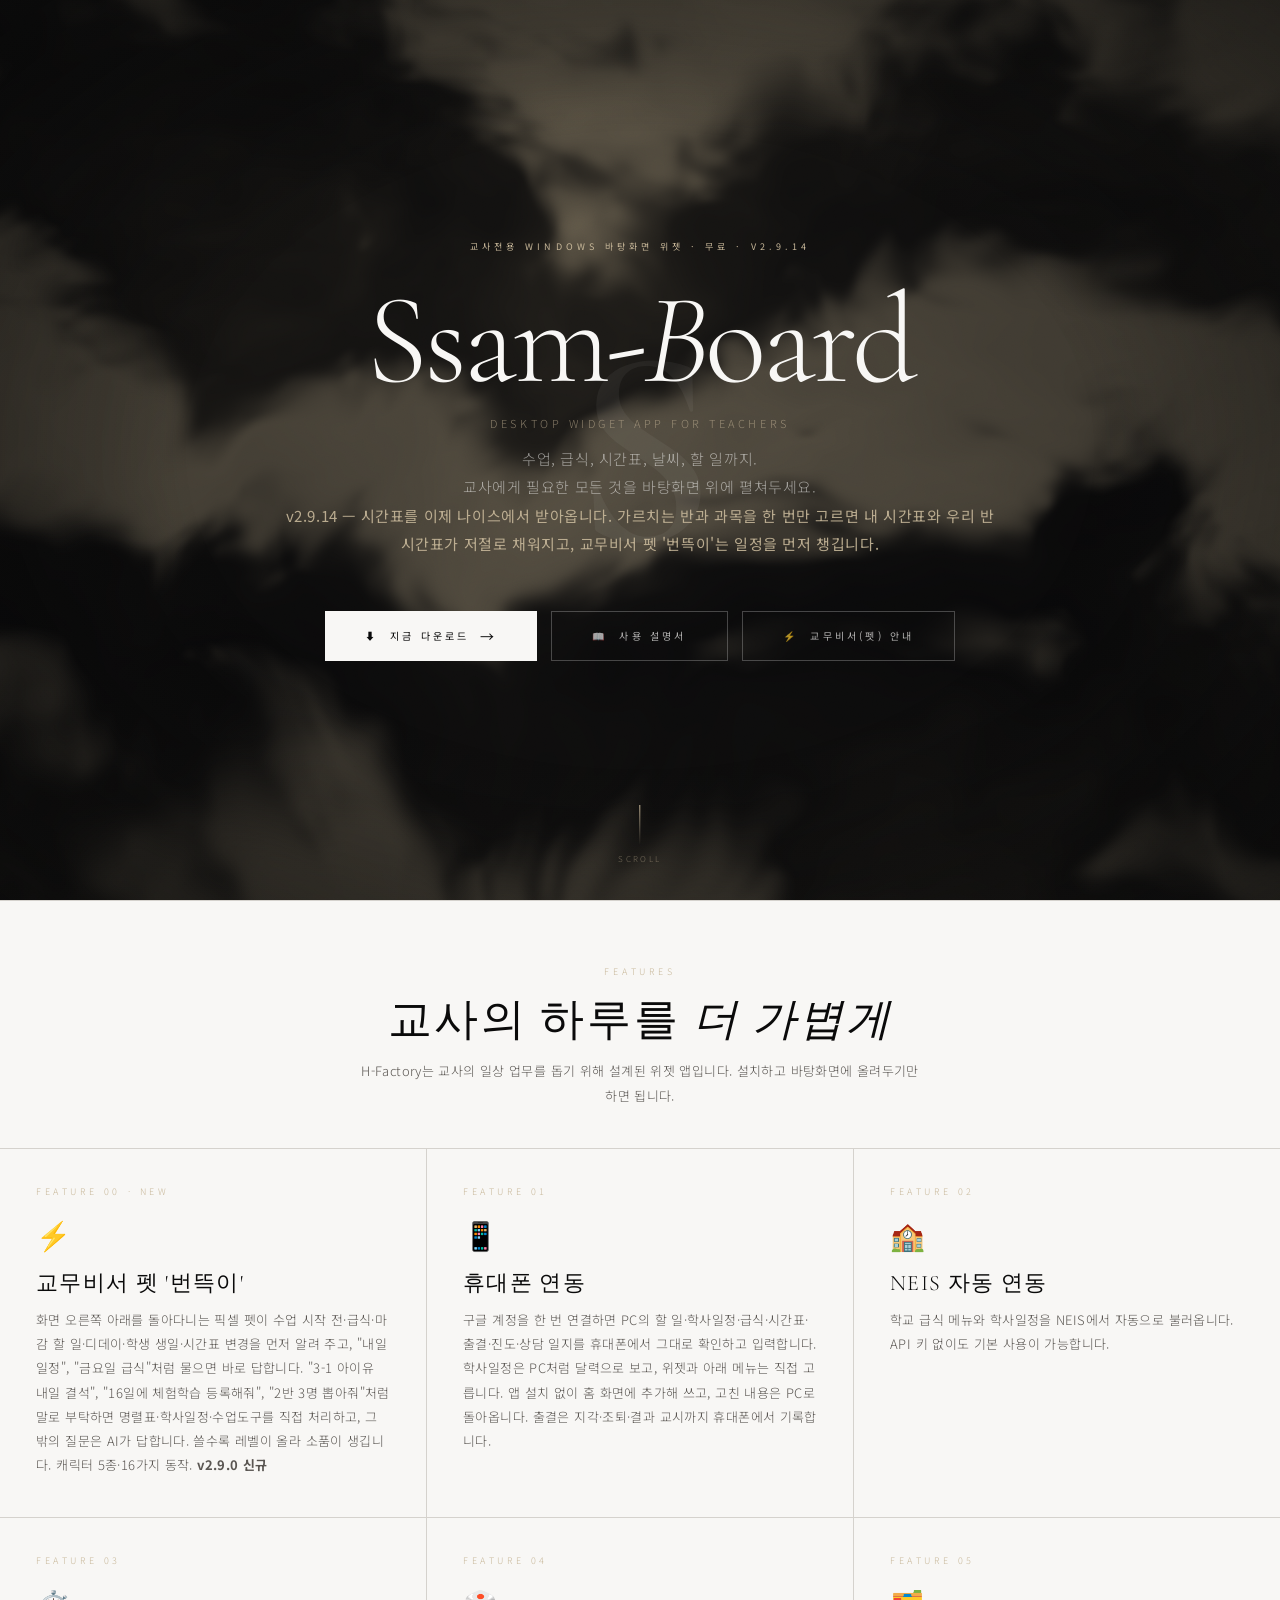
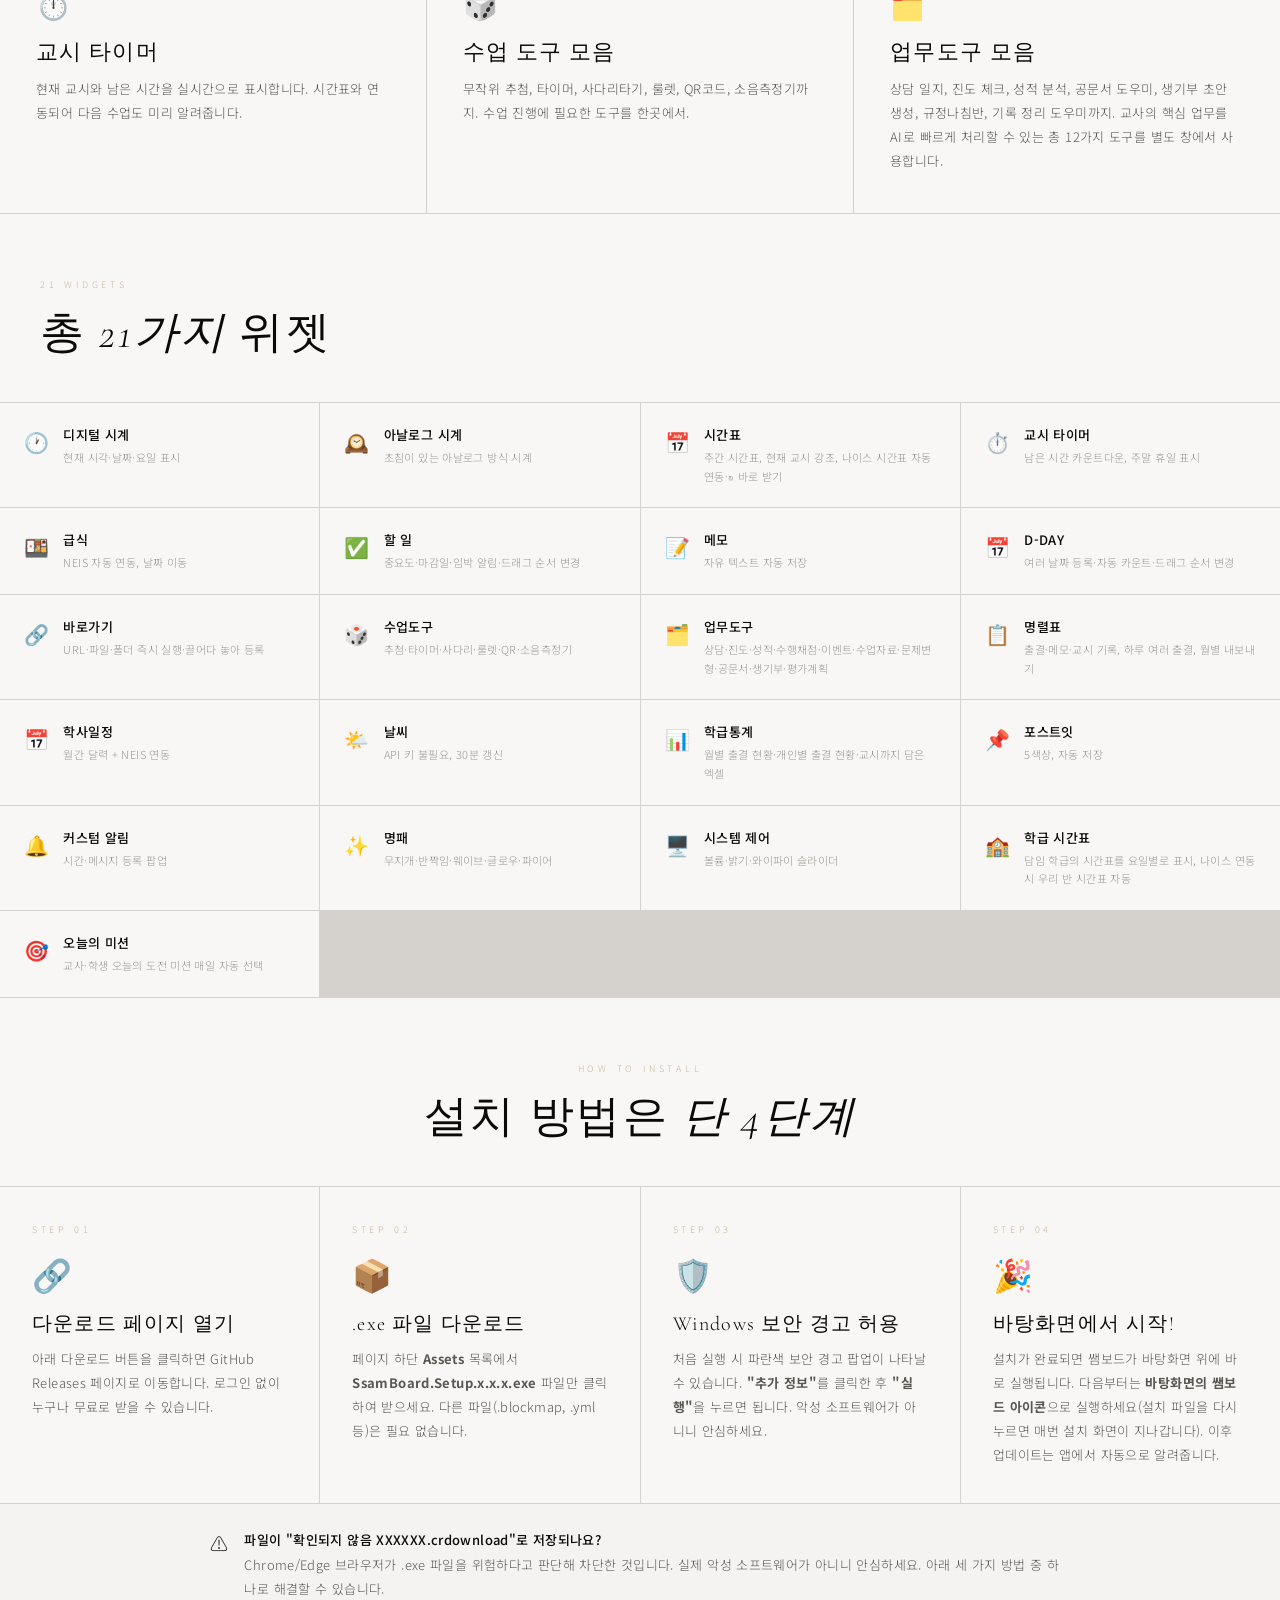
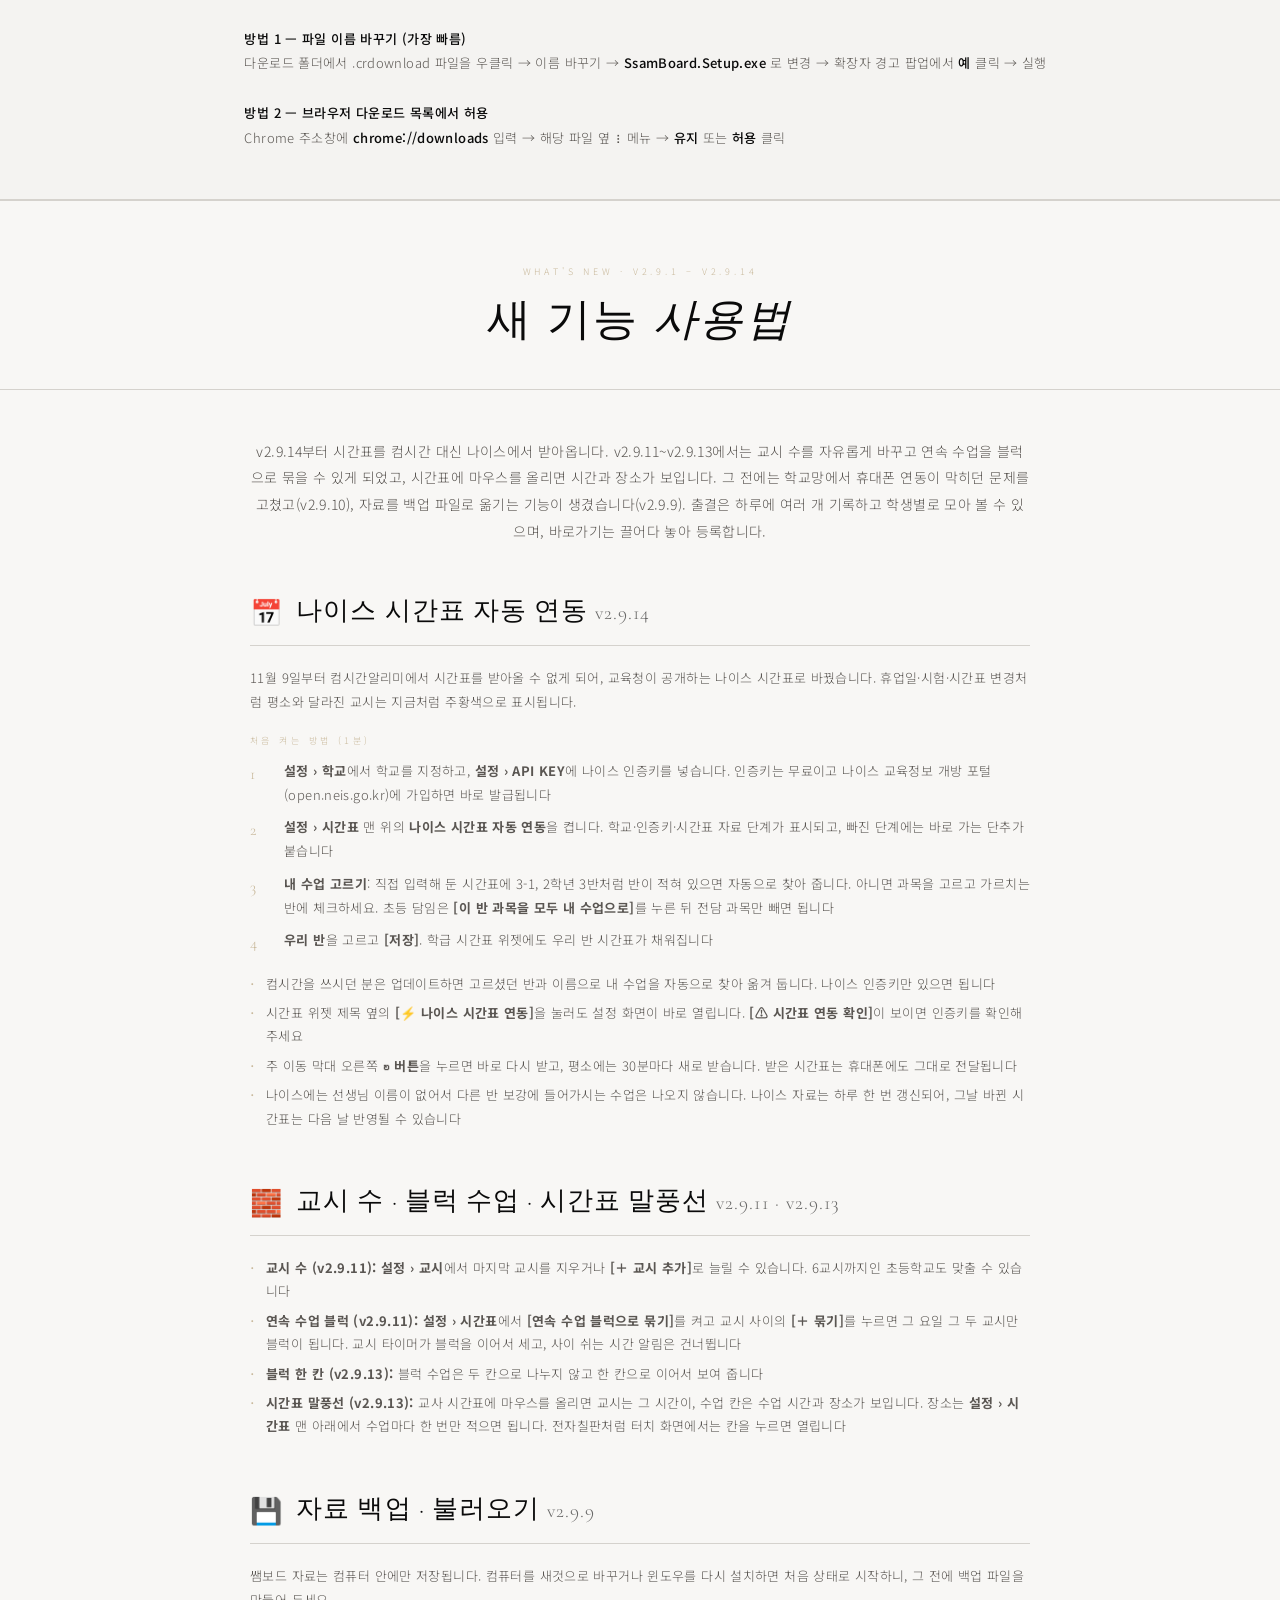
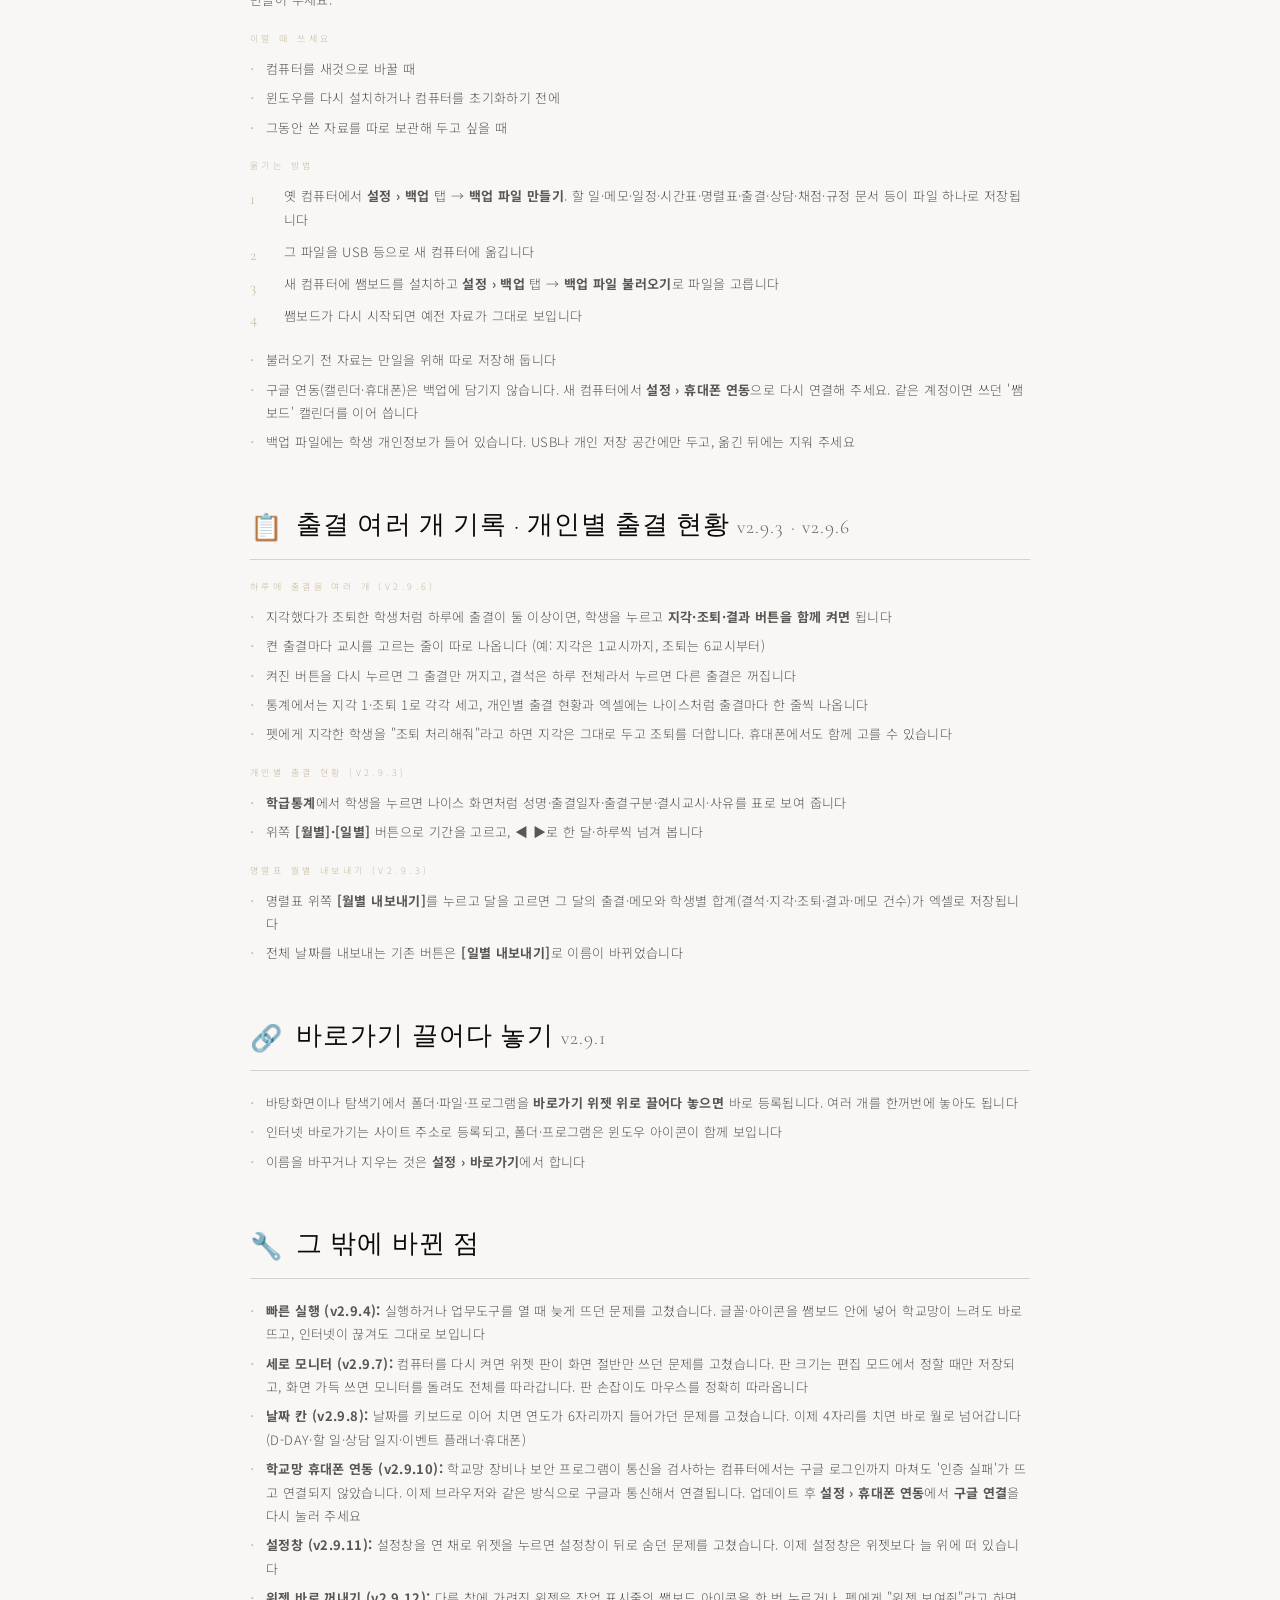
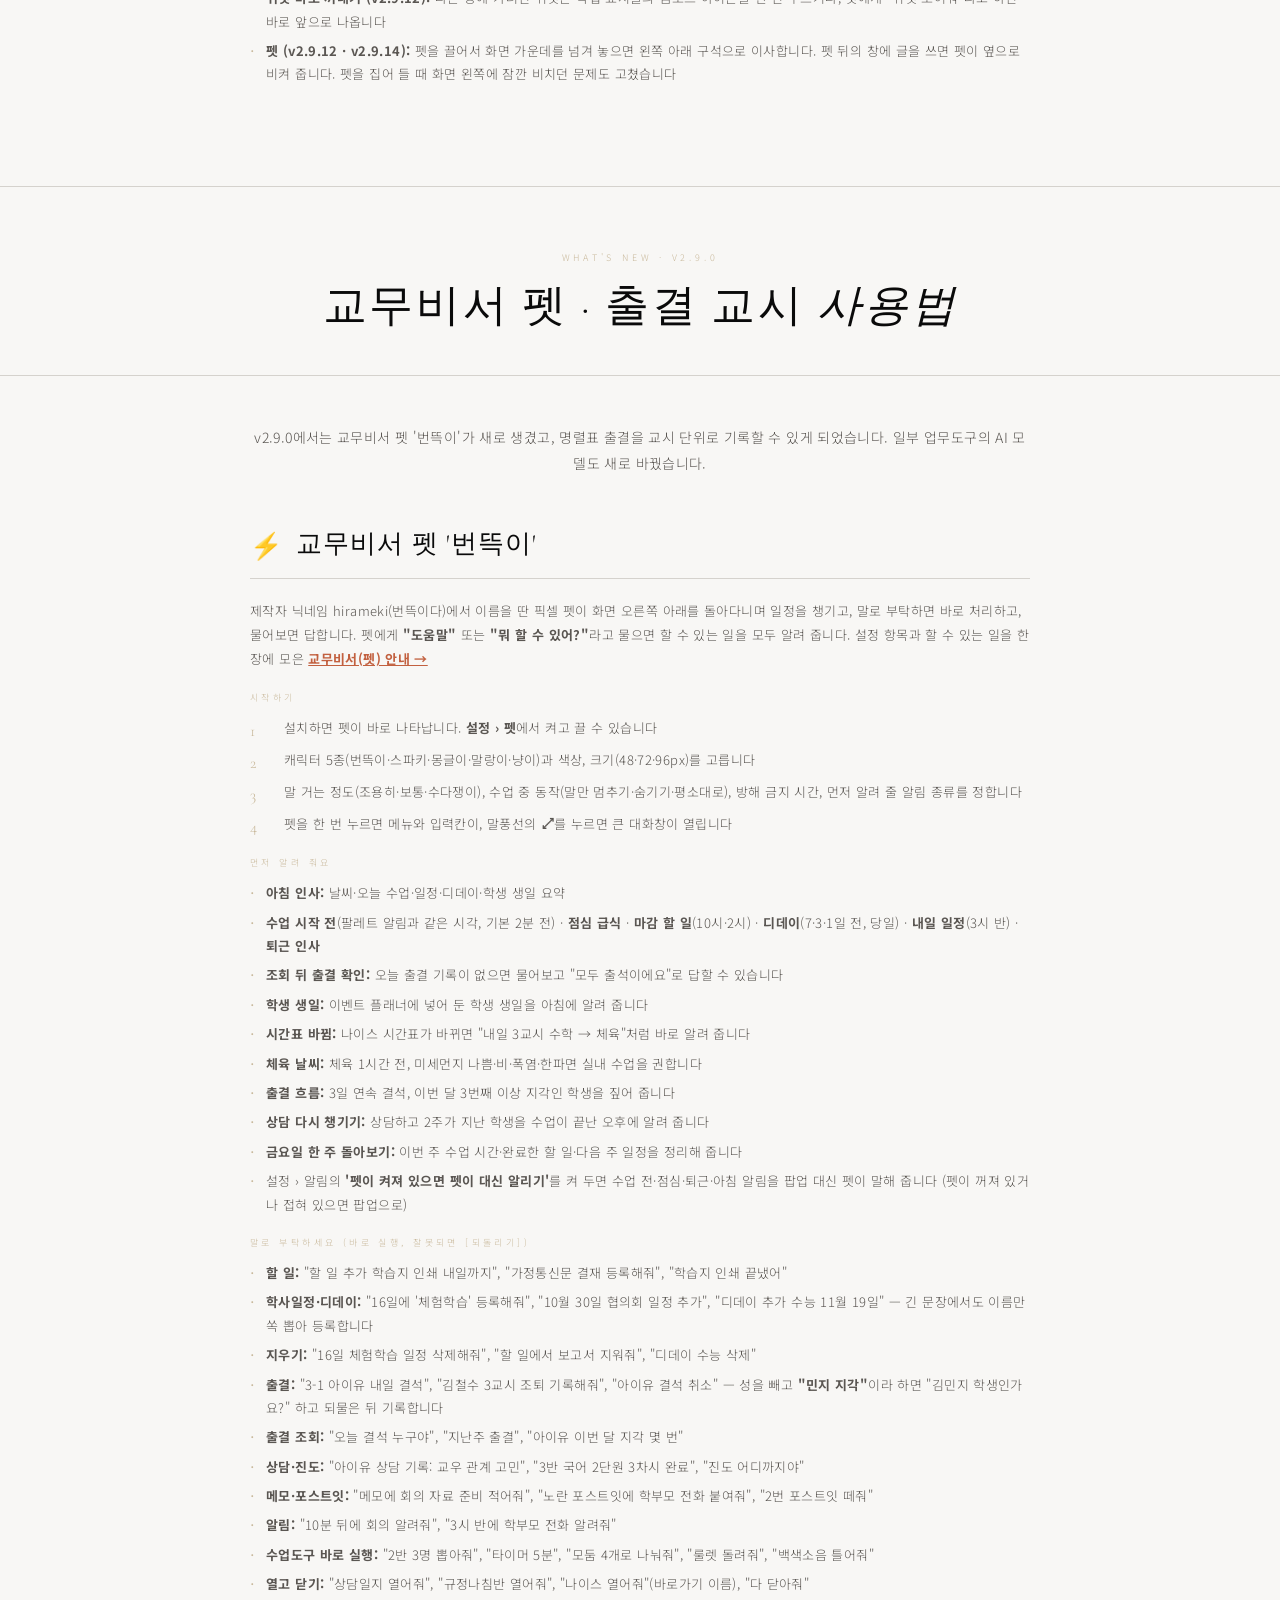
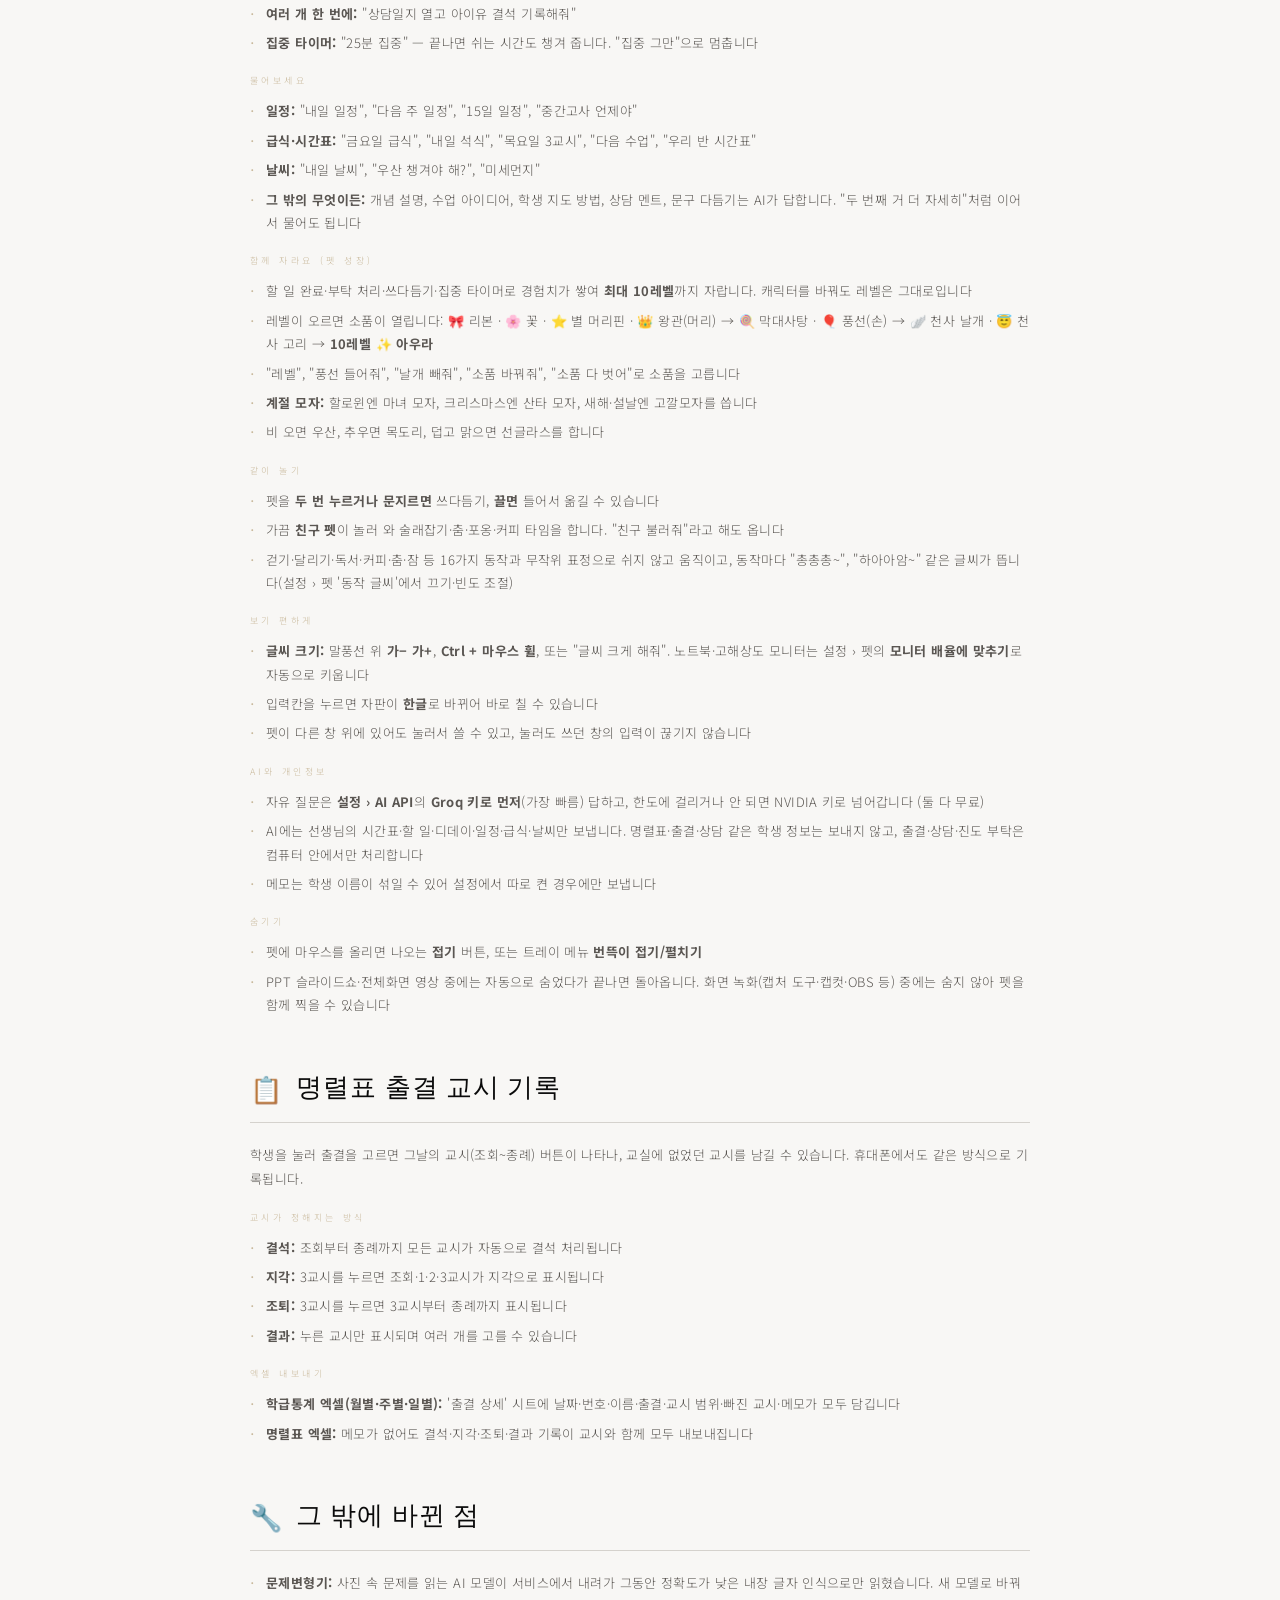
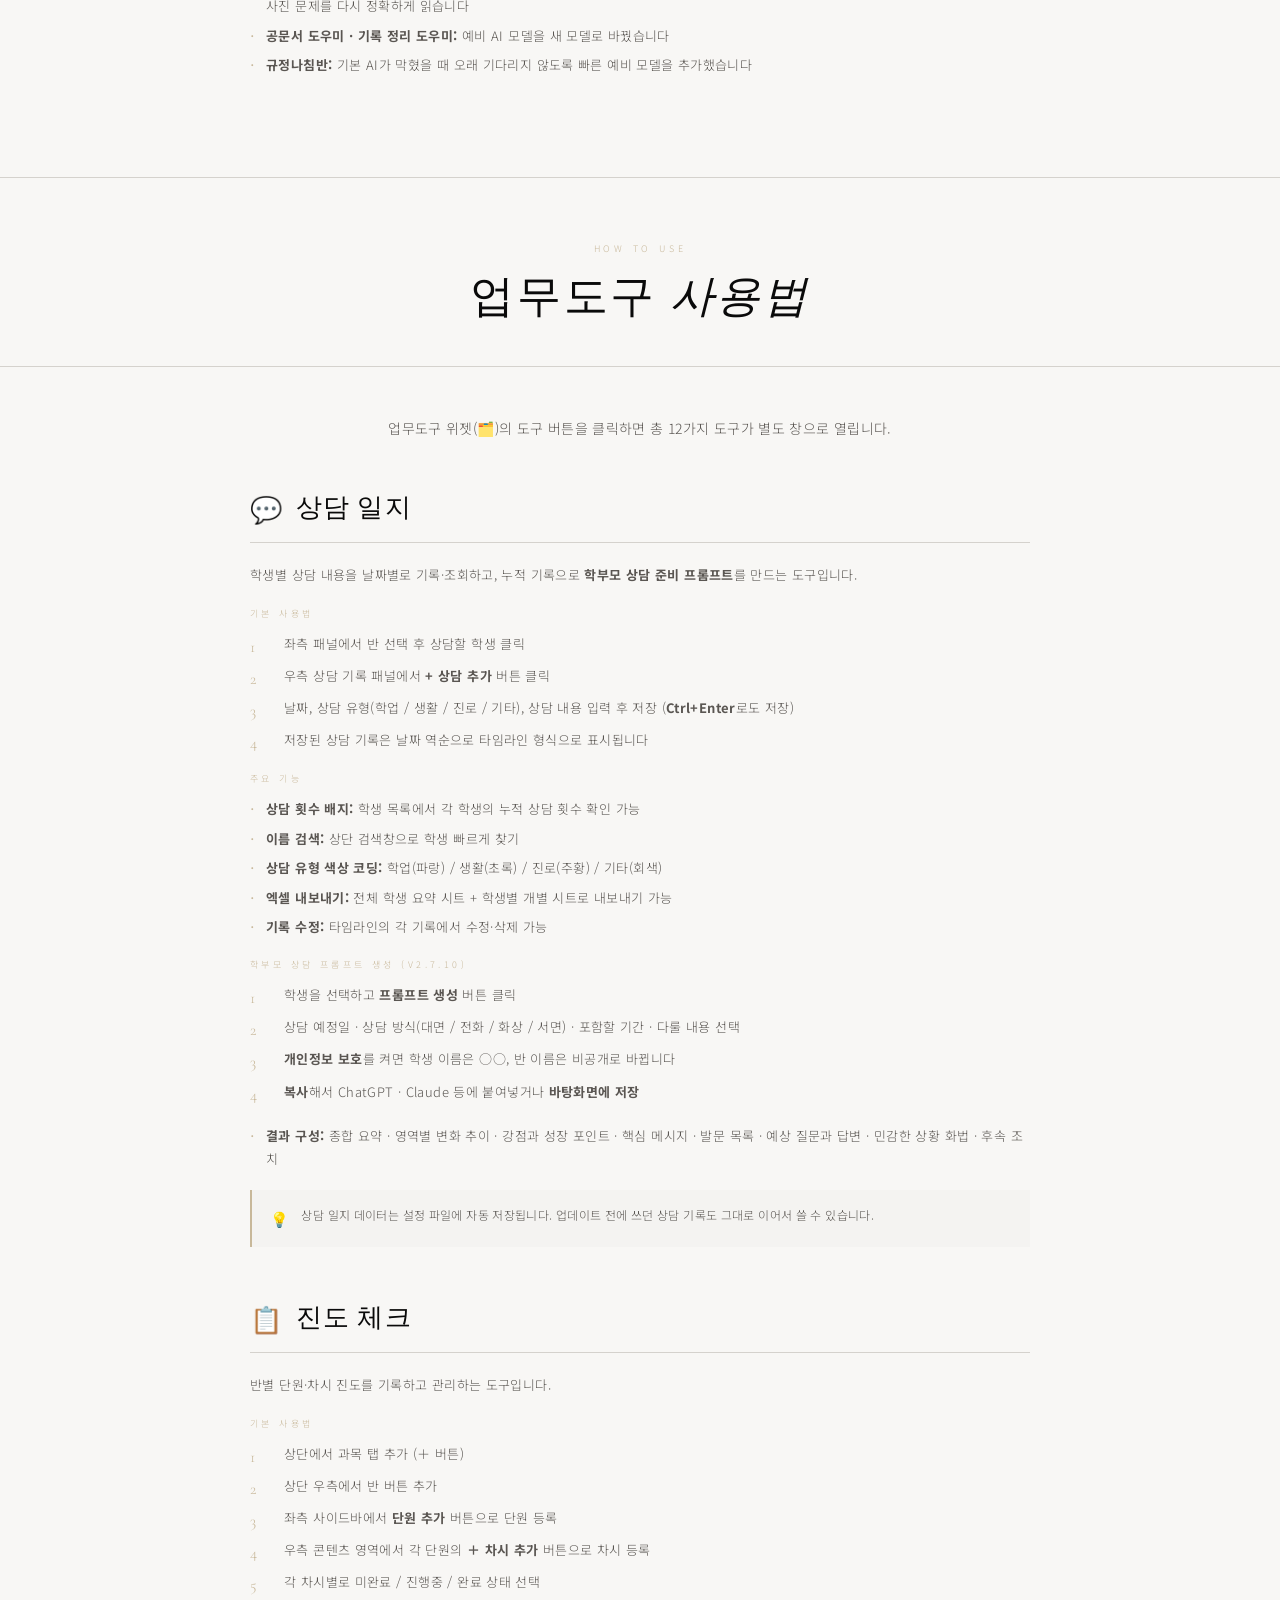
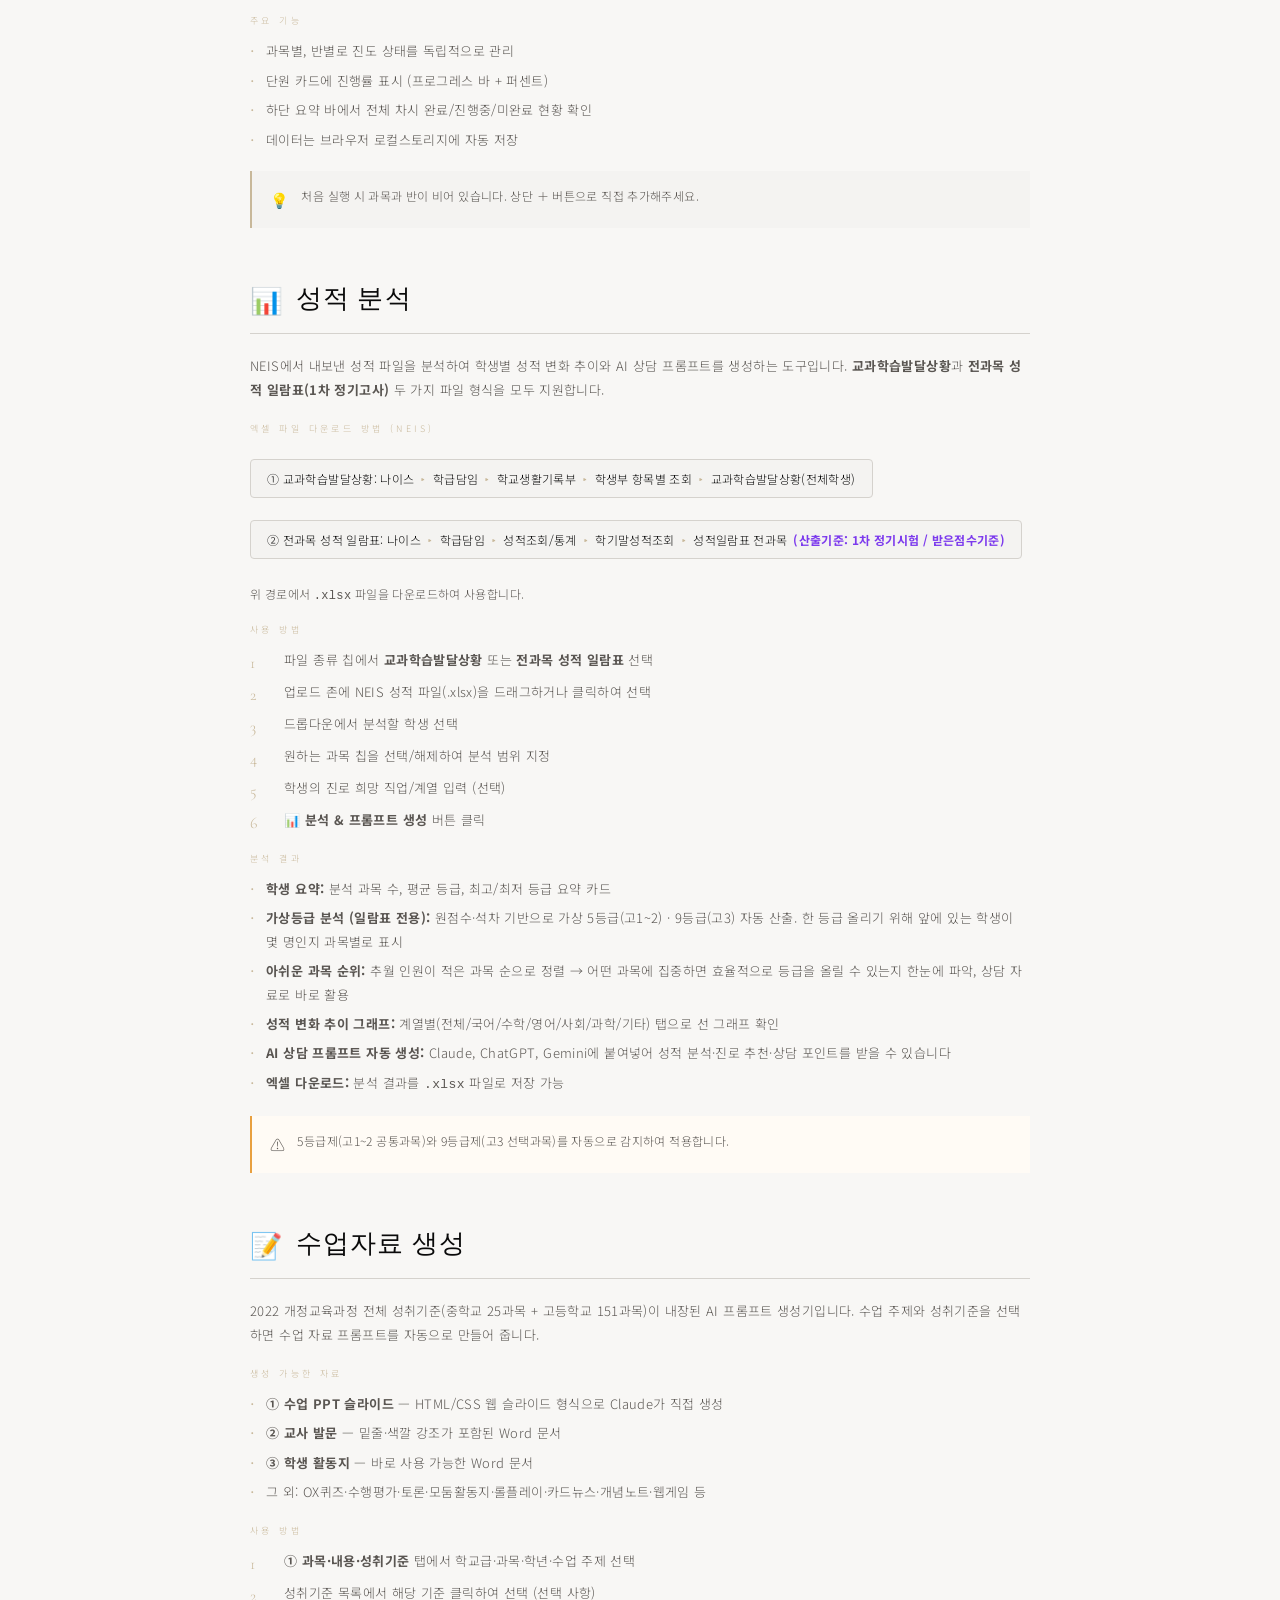
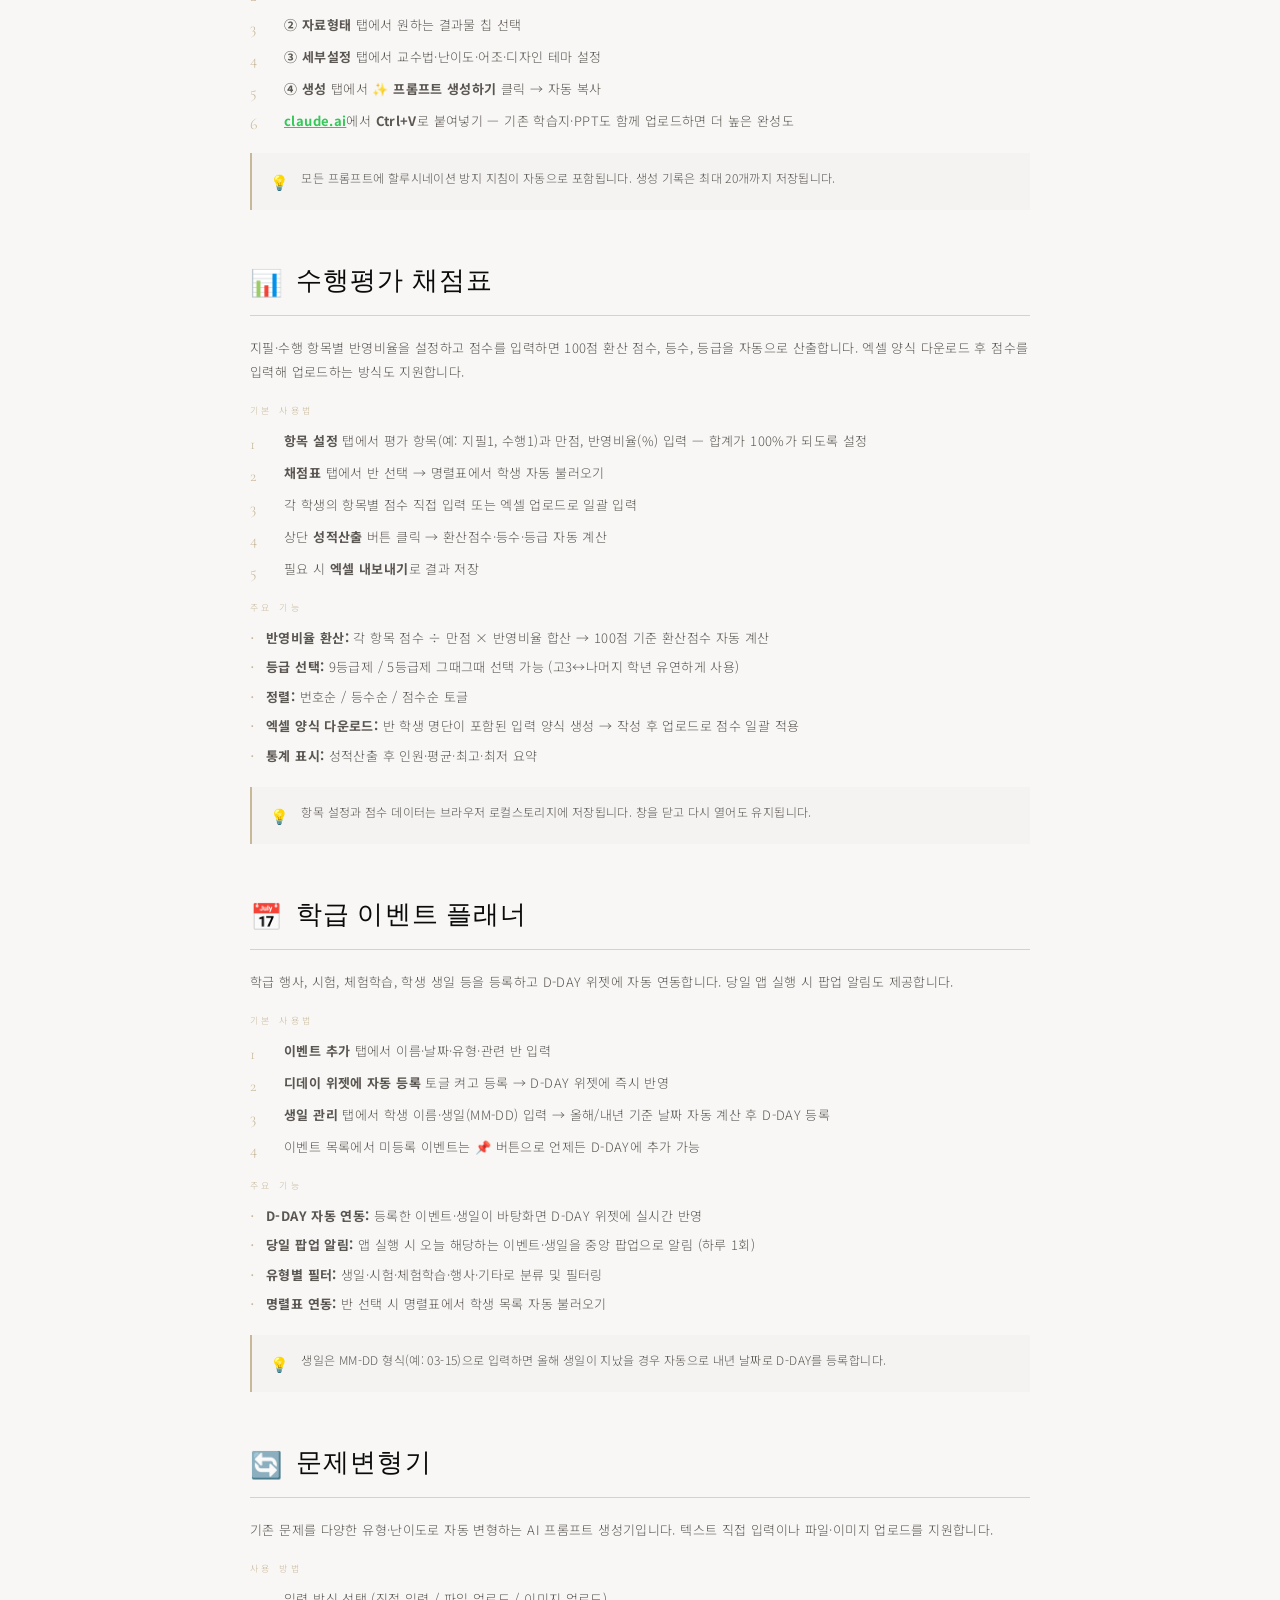
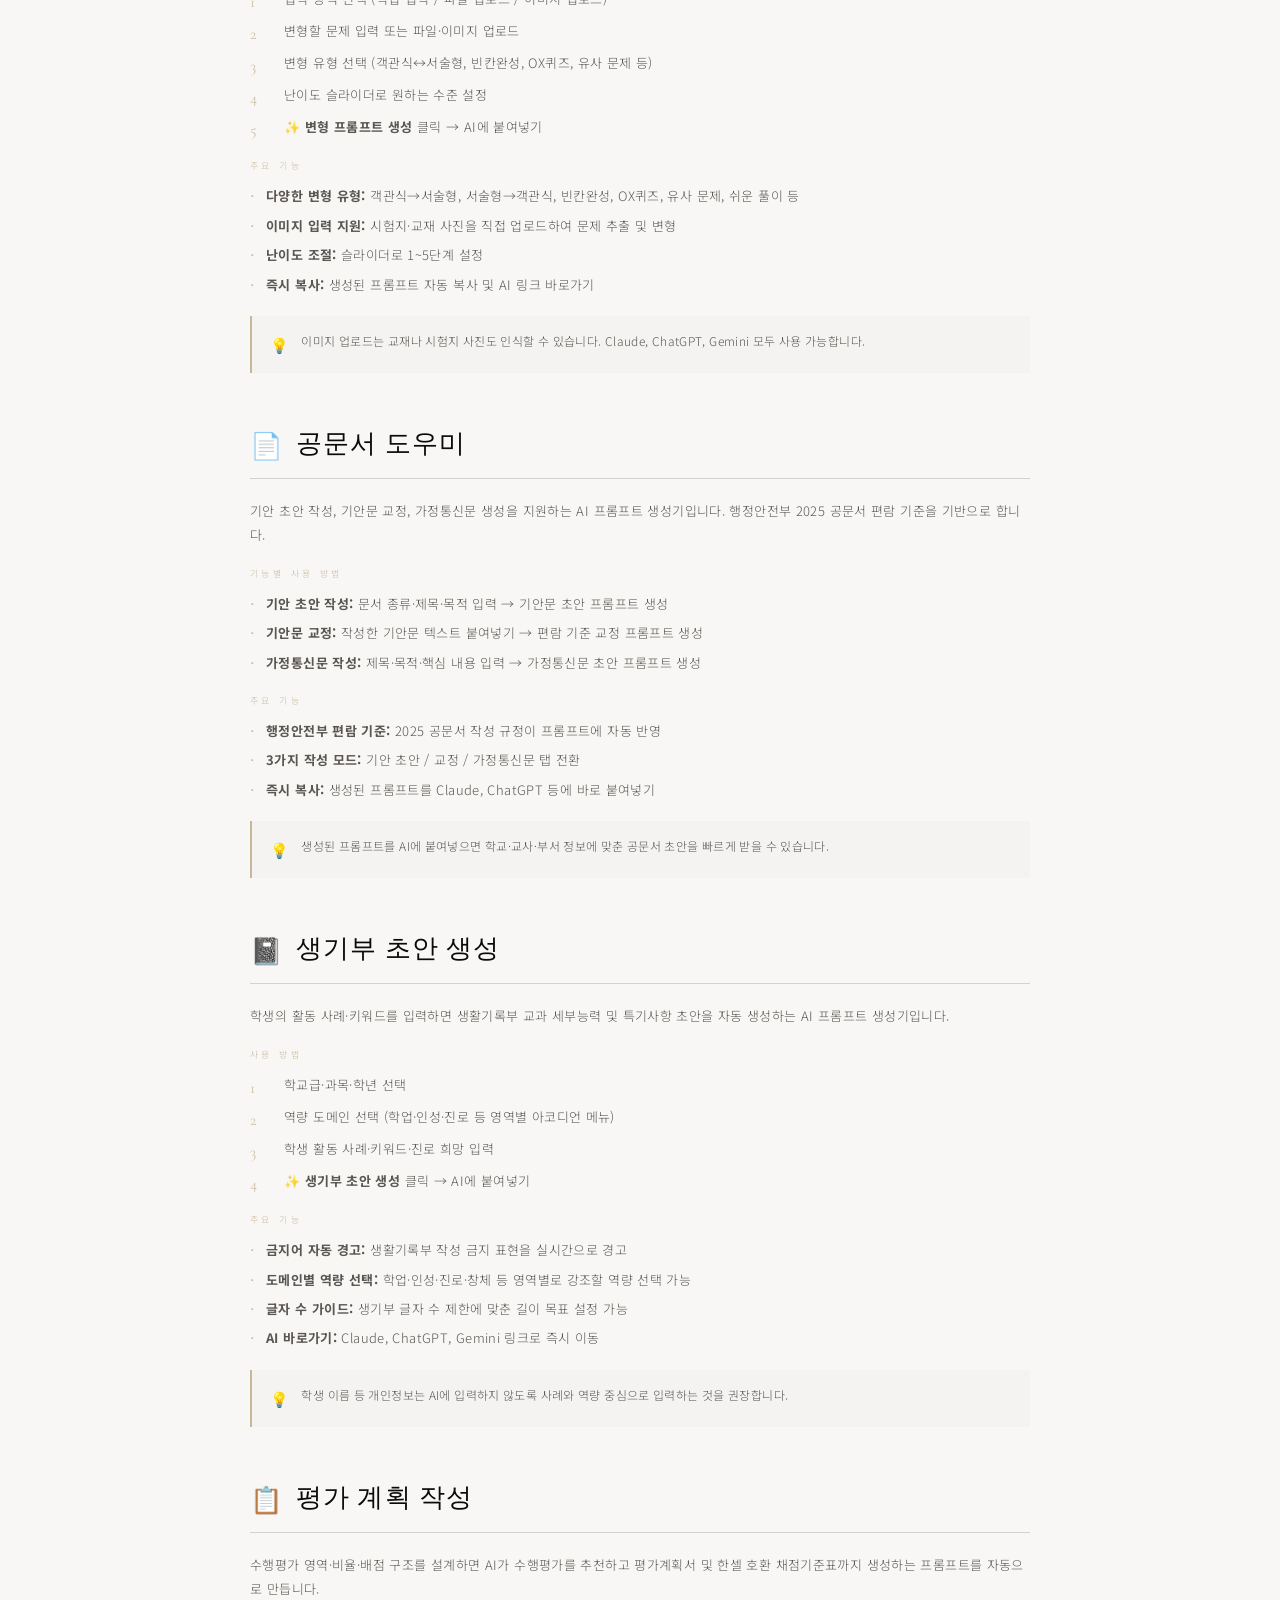
<file: factory/index.html>
<!DOCTYPE html>
<html lang="ko">
<head>
<meta charset="UTF-8">
<meta name="viewport" content="width=device-width, initial-scale=1.0">
<title>SsamBoard v2.9.14 — 교사전용 바탕화면 위젯</title>
<link rel="icon" type="image/svg+xml" href="data:image/svg+xml,%3Csvg xmlns='http://www.w3.org/2000/svg' viewBox='0 0 64 64'%3E%3Crect width='64' height='64' fill='white'/%3E%3Ctext x='50%25' y='54%25' dominant-baseline='middle' text-anchor='middle' font-family='Georgia,serif' font-size='28' font-weight='700' fill='%230a0a0a'%3EH%3C/text%3E%3C/svg%3E">
<link rel="preconnect" href="https://fonts.googleapis.com">
<link href="https://fonts.googleapis.com/css2?family=Cormorant+Garamond:ital,wght@0,300;0,400;0,600;1,300;1,400&family=Noto+Sans+KR:wght@300;400;500;700&display=swap" rel="stylesheet">
<style>
:root{
  --ink:#0a0a0a;--paper:#f8f7f5;--g50:#f4f3f1;--g100:#ebe9e6;
  --g200:#d5d2cd;--g400:#9a9691;--g600:#5a5652;
  --gold:#c8b89a;--F:'Cormorant Garamond',serif;--B:'Noto Sans KR',sans-serif;
  --ease:cubic-bezier(.16,1,.3,1);
}
*{margin:0;padding:0;box-sizing:border-box;}
html{scroll-behavior:smooth;}
body{font-family:var(--B);background:var(--paper);color:var(--ink);min-height:100vh;font-size:15px;font-weight:300;letter-spacing:.025em;-webkit-font-smoothing:antialiased;}

/* ── HERO ── */
.hero{position:relative;overflow:hidden;background:var(--ink);min-height:100vh;display:flex;align-items:center;justify-content:center;padding:80px 40px;}
#shader-canvas{position:absolute;inset:0;width:100%;height:100%;display:block;z-index:0;}
.hero-vignette{position:absolute;inset:0;z-index:1;pointer-events:none;background:radial-gradient(ellipse at center,transparent 0%,transparent 50%,rgba(10,10,10,.55) 100%);}
.hero-grain{position:absolute;inset:0;z-index:1;pointer-events:none;opacity:.06;mix-blend-mode:overlay;background-image:url("data:image/svg+xml;utf8,<svg xmlns='http://www.w3.org/2000/svg' width='120' height='120'><filter id='n'><feTurbulence type='fractalNoise' baseFrequency='0.9' numOctaves='2'/></filter><rect width='100%' height='100%' filter='url(%23n)' opacity='.7'/></svg>");}
.hero-ghost{position:absolute;font-family:var(--F);font-size:clamp(120px,22vw,300px);font-weight:600;color:rgba(255,255,255,.05);letter-spacing:-.03em;user-select:none;pointer-events:none;top:50%;left:50%;transform:translate(-50%,-50%);white-space:nowrap;z-index:2;}
.hero-body{text-align:center;position:relative;z-index:3;max-width:720px;}
.eyebrow{font-size:9px;letter-spacing:.45em;text-transform:uppercase;color:var(--gold);margin-bottom:24px;font-weight:400;}
.hero-mark{font-family:var(--F);font-size:clamp(64px,10vw,130px);font-weight:300;color:var(--paper);line-height:1;letter-spacing:-.03em;margin-bottom:10px;}
.hero-mark em{font-style:italic;}
.hero-sub{font-size:11px;color:rgba(200,184,154,.6);letter-spacing:.32em;text-transform:uppercase;margin-bottom:14px;}
.hero-desc{font-size:15px;color:rgba(248,247,245,.55);line-height:1.9;margin-bottom:52px;font-weight:300;letter-spacing:.04em;}

/* ── CTA BUTTONS ── */
.cta-group{display:flex;gap:14px;justify-content:center;flex-wrap:wrap;}
.cta{display:inline-flex;align-items:center;gap:10px;border:none;cursor:pointer;font-family:var(--B);font-size:10px;letter-spacing:.32em;text-transform:uppercase;font-weight:400;padding:15px 40px;transition:all .25s;text-decoration:none;}
.cta-primary{background:var(--paper);color:var(--ink);}
.cta-primary:hover{background:var(--gold);transform:translateY(-2px);}
.cta-secondary{background:transparent;color:rgba(248,247,245,.7);border:1px solid rgba(248,247,245,.25);}
.cta-secondary:hover{border-color:var(--gold);color:var(--gold);transform:translateY(-2px);}
.cta-arr{font-size:14px;transition:transform .2s;}.cta:hover .cta-arr{transform:translateX(4px);}

/* ── SCROLL HINT ── */
.scroll-hint{position:absolute;bottom:36px;left:50%;transform:translateX(-50%);z-index:3;display:flex;flex-direction:column;align-items:center;gap:8px;animation:floatHint 2.5s ease-in-out infinite;}
.scroll-hint-line{width:1px;height:40px;background:linear-gradient(to bottom,var(--gold),transparent);}
.scroll-hint-text{font-size:8px;letter-spacing:.3em;text-transform:uppercase;color:rgba(200,184,154,.5);}
@keyframes floatHint{0%,100%{transform:translateX(-50%) translateY(0)}50%{transform:translateX(-50%) translateY(6px)}}

/* ── FEATURES ── */
.features{border-top:1px solid var(--g200);}
.feat-head{padding:64px 40px 40px;text-align:center;border-bottom:1px solid var(--g200);}
.feat-label{font-size:9px;letter-spacing:.42em;text-transform:uppercase;color:var(--gold);margin-bottom:12px;}
.feat-title{font-family:var(--F);font-size:clamp(28px,4vw,44px);font-weight:300;letter-spacing:.06em;margin-bottom:10px;}
.feat-title em{font-style:italic;}
.feat-hint{font-size:13px;color:var(--g600);line-height:1.9;max-width:560px;margin:0 auto;}

.feat-grid{display:grid;grid-template-columns:1fr 1fr 1fr;gap:1px;background:var(--g200);}
.feat-item{background:var(--paper);padding:36px 36px 40px;}
.feat-num{font-size:9px;letter-spacing:.4em;text-transform:uppercase;color:var(--gold);margin-bottom:16px;}
.feat-icon{font-size:28px;margin-bottom:14px;display:block;}
.feat-name{font-family:var(--F);font-size:22px;font-weight:300;letter-spacing:.06em;margin-bottom:10px;}
.feat-desc{font-size:13px;color:var(--g600);line-height:1.85;}

/* ── WIDGET LIST ── */
.widgets{border-top:1px solid var(--g200);}
.wid-head{padding:64px 40px 40px;border-bottom:1px solid var(--g200);}
.wid-label{font-size:9px;letter-spacing:.42em;text-transform:uppercase;color:var(--gold);margin-bottom:12px;}
.wid-title{font-family:var(--F);font-size:clamp(28px,4vw,44px);font-weight:300;letter-spacing:.06em;}
.wid-title em{font-style:italic;}
.wid-grid{display:grid;grid-template-columns:repeat(4,1fr);gap:1px;background:var(--g200);}
.wid-item{background:var(--paper);padding:22px 24px;display:flex;align-items:flex-start;gap:14px;}
.wid-emoji{font-size:20px;flex-shrink:0;margin-top:2px;}
.wid-info{}
.wid-name{font-size:13px;font-weight:500;letter-spacing:.03em;margin-bottom:4px;}
.wid-sub{font-size:11px;color:var(--g400);line-height:1.7;}

/* ── WORK TOOLS GUIDE ── */
.wt-section{border-top:1px solid var(--g200);}
.wt-head{padding:64px 40px 40px;border-bottom:1px solid var(--g200);text-align:center;}
.wt-label{font-size:9px;letter-spacing:.42em;text-transform:uppercase;color:var(--gold);margin-bottom:12px;}
.wt-title{font-family:var(--F);font-size:clamp(28px,4vw,44px);font-weight:300;letter-spacing:.06em;}
.wt-title em{font-style:italic;}
.wt-body{max-width:860px;margin:0 auto;padding:48px 40px;}
.wt-intro{font-size:14px;color:var(--g600);line-height:1.9;margin-bottom:48px;text-align:center;}
.wt-tool{margin-bottom:52px;}
.wt-tool-header{display:flex;align-items:center;gap:14px;margin-bottom:20px;padding-bottom:16px;border-bottom:1px solid var(--g200);}
.wt-tool-icon{font-size:26px;}
.wt-tool-name{font-family:var(--F);font-size:26px;font-weight:300;letter-spacing:.04em;}
.wt-tool-desc{font-size:13px;color:var(--g600);line-height:1.85;margin-bottom:20px;}
.wt-sub{font-size:9px;letter-spacing:.38em;text-transform:uppercase;color:var(--gold);margin-bottom:12px;margin-top:20px;}
.wt-steps{list-style:none;counter-reset:wt;display:flex;flex-direction:column;gap:8px;margin-bottom:20px;}
.wt-steps li{counter-increment:wt;position:relative;padding-left:34px;font-size:13px;color:var(--g600);line-height:1.85;}
.wt-steps li::before{content:counter(wt);position:absolute;left:0;top:1px;font-family:var(--F);font-size:16px;font-weight:300;color:var(--gold);min-width:20px;}
.wt-bullets{list-style:none;display:flex;flex-direction:column;gap:6px;margin-bottom:20px;}
.wt-bullets li{position:relative;padding-left:16px;font-size:13px;color:var(--g600);line-height:1.8;}
.wt-bullets li::before{content:"·";position:absolute;left:0;top:0;color:var(--gold);font-size:18px;line-height:1.3;}
.wt-tip{display:flex;gap:12px;align-items:flex-start;background:var(--g50);border-left:2px solid var(--gold);padding:14px 18px;font-size:12px;color:var(--g600);line-height:1.85;margin-top:16px;}
.wt-tip-icon{font-size:15px;flex-shrink:0;margin-top:1px;}
.wt-warn{display:flex;gap:12px;align-items:flex-start;background:#fffbf5;border-left:2px solid #e8a040;padding:14px 18px;font-size:12px;color:var(--g600);line-height:1.85;margin-top:16px;}
.wt-warn-icon{font-size:15px;flex-shrink:0;margin-top:1px;}
.wt-neis-path{display:inline-flex;align-items:center;gap:6px;flex-wrap:wrap;background:var(--g50);border:1px solid var(--g200);border-radius:4px;padding:10px 16px;font-size:12px;color:var(--ink);letter-spacing:.03em;margin:12px 0 16px;}
.wt-neis-arrow{color:var(--gold);font-size:11px;}
@media(max-width:600px){.wt-body{padding:32px 24px;}}

/* ── DOWNLOAD SECTION ── */
.download{background:var(--ink);padding:80px 40px;text-align:center;position:relative;overflow:hidden;}
#dl-canvas{position:absolute;inset:0;width:100%;height:100%;z-index:0;opacity:.6;}
.dl-inner{position:relative;z-index:1;}
.dl-label{font-size:9px;letter-spacing:.45em;text-transform:uppercase;color:var(--gold);margin-bottom:20px;}
.dl-title{font-family:var(--F);font-size:clamp(36px,6vw,72px);font-weight:300;color:var(--paper);line-height:1;letter-spacing:-.02em;margin-bottom:16px;}
.dl-title em{font-style:italic;}
.dl-desc{font-size:14px;color:rgba(248,247,245,.5);line-height:1.9;max-width:480px;margin:0 auto 48px;letter-spacing:.04em;}
.dl-note{margin-top:28px;font-size:11px;color:rgba(200,184,154,.45);letter-spacing:.08em;line-height:1.8;}
.dl-note b{color:rgba(200,184,154,.7);font-weight:400;}

/* ── HOW TO ── */
.howto{border-top:1px solid var(--g200);}
.ht-head{padding:64px 40px 40px;border-bottom:1px solid var(--g200);text-align:center;}
.ht-label{font-size:9px;letter-spacing:.42em;text-transform:uppercase;color:var(--gold);margin-bottom:12px;}
.ht-title{font-family:var(--F);font-size:clamp(28px,4vw,44px);font-weight:300;letter-spacing:.06em;}
.ht-title em{font-style:italic;}
.ht-steps{display:grid;grid-template-columns:1fr 1fr 1fr 1fr;gap:1px;background:var(--g200);}
.ht-step{background:var(--paper);padding:36px 32px;}
.ht-snum{font-size:9px;letter-spacing:.4em;text-transform:uppercase;color:var(--gold);margin-bottom:14px;}
.ht-sicon{font-size:32px;margin-bottom:14px;display:block;}
.ht-sname{font-family:var(--F);font-size:20px;font-weight:300;letter-spacing:.06em;margin-bottom:10px;}
.ht-sdesc{font-size:13px;color:var(--g600);line-height:1.85;}
.ht-warn{margin:0;padding:24px 40px;background:var(--g50);border-top:1px solid var(--g200);border-bottom:1px solid var(--g200);}
.ht-warn-inner{max-width:860px;margin:0 auto;display:flex;gap:16px;align-items:flex-start;}
.ht-warn-icon{font-size:18px;flex-shrink:0;margin-top:2px;}
.ht-warn-text{font-size:13px;color:var(--g600);line-height:1.9;}
.ht-warn-text b{color:var(--ink);font-weight:500;}

/* ── FOOTER ── */
footer{padding:36px 40px;border-top:1px solid var(--g200);display:flex;align-items:center;justify-content:space-between;flex-wrap:wrap;gap:16px;}
.footer-brand{font-family:var(--F);font-size:22px;font-weight:300;letter-spacing:-.02em;}
.footer-info{font-size:11px;color:var(--g400);line-height:1.9;letter-spacing:.04em;}
.footer-info a{color:var(--gold);text-decoration:none;transition:opacity .2s;}.footer-info a:hover{opacity:.7;}

/* ── ANIMATIONS ── */
@keyframes fadeUp{from{opacity:0;transform:translateY(20px)}to{opacity:1;transform:translateY(0)}}
.hero-body{animation:fadeUp .8s var(--ease) .2s both;}

/* ── RESPONSIVE ── */
@media(max-width:900px){
  .feat-grid,.ht-steps{grid-template-columns:1fr 1fr;}
  .wid-grid{grid-template-columns:1fr 1fr;}
}
@media(max-width:600px){
  .hero{padding:60px 24px;}
  .feat-grid,.ht-steps,.wid-grid{grid-template-columns:1fr;}
  .feat-head,.wid-head,.ht-head,.feat-item,.wid-item,.ht-step{padding-left:24px;padding-right:24px;}
  footer{flex-direction:column;}
  .cta-group{flex-direction:column;align-items:center;}
}
::-webkit-scrollbar{width:3px;}::-webkit-scrollbar-track{background:var(--g100);}::-webkit-scrollbar-thumb{background:var(--g200);}
</style>
</head>
<body>

<!-- ── HERO ── -->
<section class="hero">
  <canvas id="shader-canvas"></canvas>
  <div class="hero-vignette"></div>
  <div class="hero-grain"></div>
  <div class="hero-ghost">S</div>
  <div class="hero-body">
    <div class="eyebrow">교사전용 Windows 바탕화면 위젯 · 무료 · v2.9.14</div>
    <div class="hero-mark">Ssam&#8209;<em>B</em>oard</div>
    <div class="hero-sub">Desktop Widget App for Teachers</div>
    <div class="hero-desc">
      수업, 급식, 시간표, 날씨, 할 일까지.<br>
      교사에게 필요한 모든 것을 바탕화면 위에 펼쳐두세요.<br>
      <b style="color:rgba(200,184,154,.9);font-weight:400">v2.9.14 — 시간표를 이제 나이스에서 받아옵니다. 가르치는 반과 과목을 한 번만 고르면 내 시간표와 우리 반 시간표가 저절로 채워지고, 교무비서 펫 '번뜩이'는 일정을 먼저 챙깁니다.</b>
    </div>
    <div class="cta-group">
      <a class="cta cta-primary" href="https://github.com/esquire0-cell/deploy/releases/latest" target="_blank">
        ⬇︎ &nbsp;지금 다운로드 <span class="cta-arr">→</span>
      </a>
      <a class="cta cta-secondary" href="https://www.notion.so/H-Factory-3507fde37cfc81e9bc11c64cd8eb754a" target="_blank">
        📖 &nbsp;사용 설명서
      </a>
      <a class="cta cta-secondary" href="https://www.notion.so/3fb7fde37cfc8159857bcc287491c121" target="_blank">
        ⚡ &nbsp;교무비서(펫) 안내
      </a>
    </div>
  </div>
  <div class="scroll-hint">
    <div class="scroll-hint-line"></div>
    <div class="scroll-hint-text">Scroll</div>
  </div>
</section>

<!-- ── FEATURES ── -->
<section class="features">
  <div class="feat-head">
    <div class="feat-label">Features</div>
    <div class="feat-title">교사의 하루를 <em>더 가볍게</em></div>
    <div class="feat-hint">H-Factory는 교사의 일상 업무를 돕기 위해 설계된 위젯 앱입니다. 설치하고 바탕화면에 올려두기만 하면 됩니다.</div>
  </div>
  <div class="feat-grid">
    <div class="feat-item">
      <div class="feat-num">Feature 00 · New</div>
      <span class="feat-icon">⚡</span>
      <div class="feat-name">교무비서 펫 '번뜩이'</div>
      <div class="feat-desc">화면 오른쪽 아래를 돌아다니는 픽셀 펫이 수업 시작 전·급식·마감 할 일·디데이·학생 생일·시간표 변경을 먼저 알려 주고, "내일 일정", "금요일 급식"처럼 물으면 바로 답합니다. "3-1 아이유 내일 결석", "16일에 체험학습 등록해줘", "2반 3명 뽑아줘"처럼 말로 부탁하면 명렬표·학사일정·수업도구를 직접 처리하고, 그 밖의 질문은 AI가 답합니다. 쓸수록 레벨이 올라 소품이 생깁니다. 캐릭터 5종·16가지 동작. <b>v2.9.0 신규</b></div>
    </div>
    <div class="feat-item">
      <div class="feat-num">Feature 01</div>
      <span class="feat-icon">📱</span>
      <div class="feat-name">휴대폰 연동</div>
      <div class="feat-desc">구글 계정을 한 번 연결하면 PC의 할 일·학사일정·급식·시간표·출결·진도·상담 일지를 휴대폰에서 그대로 확인하고 입력합니다. 학사일정은 PC처럼 달력으로 보고, 위젯과 아래 메뉴는 직접 고릅니다. 앱 설치 없이 홈 화면에 추가해 쓰고, 고친 내용은 PC로 돌아옵니다. 출결은 지각·조퇴·결과 교시까지 휴대폰에서 기록합니다.</div>
    </div>
    <div class="feat-item">
      <div class="feat-num">Feature 02</div>
      <span class="feat-icon">🏫</span>
      <div class="feat-name">NEIS 자동 연동</div>
      <div class="feat-desc">학교 급식 메뉴와 학사일정을 NEIS에서 자동으로 불러옵니다. API 키 없이도 기본 사용이 가능합니다.</div>
    </div>
    <div class="feat-item">
      <div class="feat-num">Feature 03</div>
      <span class="feat-icon">⏱️</span>
      <div class="feat-name">교시 타이머</div>
      <div class="feat-desc">현재 교시와 남은 시간을 실시간으로 표시합니다. 시간표와 연동되어 다음 수업도 미리 알려줍니다.</div>
    </div>
    <div class="feat-item">
      <div class="feat-num">Feature 04</div>
      <span class="feat-icon">🎲</span>
      <div class="feat-name">수업 도구 모음</div>
      <div class="feat-desc">무작위 추첨, 타이머, 사다리타기, 룰렛, QR코드, 소음측정기까지. 수업 진행에 필요한 도구를 한곳에서.</div>
    </div>
    <div class="feat-item">
      <div class="feat-num">Feature 05</div>
      <span class="feat-icon">🗂️</span>
      <div class="feat-name">업무도구 모음</div>
      <div class="feat-desc">상담 일지, 진도 체크, 성적 분석, 공문서 도우미, 생기부 초안 생성, 규정나침반, 기록 정리 도우미까지. 교사의 핵심 업무를 AI로 빠르게 처리할 수 있는 총 12가지 도구를 별도 창에서 사용합니다.</div>
    </div>
  </div>
</section>

<!-- ── WIDGET LIST ── -->
<section class="widgets">
  <div class="wid-head">
    <div class="wid-label">21 Widgets</div>
    <div class="wid-title">총 <em>21가지</em> 위젯</div>
  </div>
  <div class="wid-grid">
    <div class="wid-item"><span class="wid-emoji">🕐</span><div class="wid-info"><div class="wid-name">디지털 시계</div><div class="wid-sub">현재 시각·날짜·요일 표시</div></div></div>
    <div class="wid-item"><span class="wid-emoji">🕰️</span><div class="wid-info"><div class="wid-name">아날로그 시계</div><div class="wid-sub">초침이 있는 아날로그 방식 시계</div></div></div>
    <div class="wid-item"><span class="wid-emoji">📅</span><div class="wid-info"><div class="wid-name">시간표</div><div class="wid-sub">주간 시간표, 현재 교시 강조, 나이스 시간표 자동 연동·↻ 바로 받기</div></div></div>
    <div class="wid-item"><span class="wid-emoji">⏱️</span><div class="wid-info"><div class="wid-name">교시 타이머</div><div class="wid-sub">남은 시간 카운트다운, 주말 휴일 표시</div></div></div>
    <div class="wid-item"><span class="wid-emoji">🍱</span><div class="wid-info"><div class="wid-name">급식</div><div class="wid-sub">NEIS 자동 연동, 날짜 이동</div></div></div>
    <div class="wid-item"><span class="wid-emoji">✅</span><div class="wid-info"><div class="wid-name">할 일</div><div class="wid-sub">중요도·마감일·임박 알림·드래그 순서 변경</div></div></div>
    <div class="wid-item"><span class="wid-emoji">📝</span><div class="wid-info"><div class="wid-name">메모</div><div class="wid-sub">자유 텍스트 자동 저장</div></div></div>
    <div class="wid-item"><span class="wid-emoji">📅</span><div class="wid-info"><div class="wid-name">D-DAY</div><div class="wid-sub">여러 날짜 등록·자동 카운트·드래그 순서 변경</div></div></div>
    <div class="wid-item"><span class="wid-emoji">🔗</span><div class="wid-info"><div class="wid-name">바로가기</div><div class="wid-sub">URL·파일·폴더 즉시 실행·끌어다 놓아 등록</div></div></div>
    <div class="wid-item"><span class="wid-emoji">🎲</span><div class="wid-info"><div class="wid-name">수업도구</div><div class="wid-sub">추첨·타이머·사다리·룰렛·QR·소음측정기</div></div></div>
    <div class="wid-item"><span class="wid-emoji">🗂️</span><div class="wid-info"><div class="wid-name">업무도구</div><div class="wid-sub">상담·진도·성적·수행채점·이벤트·수업자료·문제변형·공문서·생기부·평가계획</div></div></div>
    <div class="wid-item"><span class="wid-emoji">📋</span><div class="wid-info"><div class="wid-name">명렬표</div><div class="wid-sub">출결·메모·교시 기록, 하루 여러 출결, 월별 내보내기</div></div></div>
    <div class="wid-item"><span class="wid-emoji">📅</span><div class="wid-info"><div class="wid-name">학사일정</div><div class="wid-sub">월간 달력 + NEIS 연동</div></div></div>
    <div class="wid-item"><span class="wid-emoji">🌤️</span><div class="wid-info"><div class="wid-name">날씨</div><div class="wid-sub">API 키 불필요, 30분 갱신</div></div></div>
    <div class="wid-item"><span class="wid-emoji">📊</span><div class="wid-info"><div class="wid-name">학급통계</div><div class="wid-sub">월별 출결 현황·개인별 출결 현황·교시까지 담은 엑셀</div></div></div>
    <div class="wid-item"><span class="wid-emoji">📌</span><div class="wid-info"><div class="wid-name">포스트잇</div><div class="wid-sub">5색상, 자동 저장</div></div></div>
    <div class="wid-item"><span class="wid-emoji">🔔</span><div class="wid-info"><div class="wid-name">커스텀 알림</div><div class="wid-sub">시간·메시지 등록 팝업</div></div></div>
    <div class="wid-item"><span class="wid-emoji">✨</span><div class="wid-info"><div class="wid-name">명패</div><div class="wid-sub">무지개·반짝임·웨이브·글로우·파이어</div></div></div>
    <div class="wid-item"><span class="wid-emoji">🖥️</span><div class="wid-info"><div class="wid-name">시스템 제어</div><div class="wid-sub">볼륨·밝기·와이파이 슬라이더</div></div></div>
    <div class="wid-item"><span class="wid-emoji">🏫</span><div class="wid-info"><div class="wid-name">학급 시간표</div><div class="wid-sub">담임 학급의 시간표를 요일별로 표시, 나이스 연동 시 우리 반 시간표 자동</div></div></div>
    <div class="wid-item"><span class="wid-emoji">🎯</span><div class="wid-info"><div class="wid-name">오늘의 미션</div><div class="wid-sub">교사·학생 오늘의 도전 미션 매일 자동 선택</div></div></div>
  </div>
</section>

<!-- ── HOW TO ── -->
<section class="howto">
  <div class="ht-head">
    <div class="ht-label">How to Install</div>
    <div class="ht-title">설치 방법은 <em>단 4단계</em></div>
  </div>
  <div class="ht-steps">
    <div class="ht-step">
      <div class="ht-snum">Step 01</div>
      <span class="ht-sicon">🔗</span>
      <div class="ht-sname">다운로드 페이지 열기</div>
      <div class="ht-sdesc">아래 다운로드 버튼을 클릭하면 GitHub Releases 페이지로 이동합니다. 로그인 없이 누구나 무료로 받을 수 있습니다.</div>
    </div>
    <div class="ht-step">
      <div class="ht-snum">Step 02</div>
      <span class="ht-sicon">📦</span>
      <div class="ht-sname">.exe 파일 다운로드</div>
      <div class="ht-sdesc">페이지 하단 <b>Assets</b> 목록에서 <b>SsamBoard.Setup.x.x.x.exe</b> 파일만 클릭하여 받으세요. 다른 파일(.blockmap, .yml 등)은 필요 없습니다.</div>
    </div>
    <div class="ht-step">
      <div class="ht-snum">Step 03</div>
      <span class="ht-sicon">🛡️</span>
      <div class="ht-sname">Windows 보안 경고 허용</div>
      <div class="ht-sdesc">처음 실행 시 파란색 보안 경고 팝업이 나타날 수 있습니다. <b>"추가 정보"</b>를 클릭한 후 <b>"실행"</b>을 누르면 됩니다. 악성 소프트웨어가 아니니 안심하세요.</div>
    </div>
    <div class="ht-step">
      <div class="ht-snum">Step 04</div>
      <span class="ht-sicon">🎉</span>
      <div class="ht-sname">바탕화면에서 시작!</div>
      <div class="ht-sdesc">설치가 완료되면 쌤보드가 바탕화면 위에 바로 실행됩니다. 다음부터는 <b>바탕화면의 쌤보드 아이콘</b>으로 실행하세요(설치 파일을 다시 누르면 매번 설치 화면이 지나갑니다). 이후 업데이트는 앱에서 자동으로 알려줍니다.</div>
    </div>
  </div>
  <div class="ht-warn">
    <div class="ht-warn-inner">
      <span class="ht-warn-icon">⚠️</span>
      <div class="ht-warn-text">
        <b>파일이 "확인되지 않음 XXXXXX.crdownload"로 저장되나요?</b><br>
        Chrome/Edge 브라우저가 .exe 파일을 위험하다고 판단해 차단한 것입니다. 실제 악성 소프트웨어가 아니니 안심하세요. 아래 세 가지 방법 중 하나로 해결할 수 있습니다.<br><br>
        <b>방법 1 — 파일 이름 바꾸기 (가장 빠름)</b><br>
        다운로드 폴더에서 .crdownload 파일을 우클릭 → 이름 바꾸기 → <b>SsamBoard.Setup.exe</b> 로 변경 → 확장자 경고 팝업에서 <b>예</b> 클릭 → 실행<br><br>
        <b>방법 2 — 브라우저 다운로드 목록에서 허용</b><br>
        Chrome 주소창에 <b>chrome://downloads</b> 입력 → 해당 파일 옆 ⋮ 메뉴 → <b>유지</b> 또는 <b>허용</b> 클릭<br><br>

      </div>
    </div>
  </div>
</section>

<!-- ── WHAT'S NEW GUIDE (v2.9.1 ~ v2.9.14) ── -->
<section class="wt-section">
  <div class="wt-head">
    <div class="wt-label">What's New · v2.9.1 – v2.9.14</div>
    <div class="wt-title">새 기능 <em>사용법</em></div>
  </div>
  <div class="wt-body">
    <p class="wt-intro">v2.9.14부터 시간표를 컴시간 대신 나이스에서 받아옵니다. v2.9.11~v2.9.13에서는 교시 수를 자유롭게 바꾸고 연속 수업을 블럭으로 묶을 수 있게 되었고, 시간표에 마우스를 올리면 시간과 장소가 보입니다. 그 전에는 학교망에서 휴대폰 연동이 막히던 문제를 고쳤고(v2.9.10), 자료를 백업 파일로 옮기는 기능이 생겼습니다(v2.9.9). 출결은 하루에 여러 개 기록하고 학생별로 모아 볼 수 있으며, 바로가기는 끌어다 놓아 등록합니다.</p>

    <!-- 나이스 시간표 -->
    <div class="wt-tool">
      <div class="wt-tool-header">
        <span class="wt-tool-icon">📅</span>
        <div class="wt-tool-name">나이스 시간표 자동 연동 <span style="font-size:.75em;opacity:.6">v2.9.14</span></div>
      </div>
      <p class="wt-tool-desc">11월 9일부터 컴시간알리미에서 시간표를 받아올 수 없게 되어, 교육청이 공개하는 나이스 시간표로 바꿨습니다. 휴업일·시험·시간표 변경처럼 평소와 달라진 교시는 지금처럼 주황색으로 표시됩니다.</p>
      <div class="wt-sub">처음 켜는 방법 (1분)</div>
      <ol class="wt-steps">
        <li><b>설정 › 학교</b>에서 학교를 지정하고, <b>설정 › API KEY</b>에 나이스 인증키를 넣습니다. 인증키는 무료이고 나이스 교육정보 개방 포털(open.neis.go.kr)에 가입하면 바로 발급됩니다</li>
        <li><b>설정 › 시간표</b> 맨 위의 <b>나이스 시간표 자동 연동</b>을 켭니다. 학교·인증키·시간표 자료 단계가 표시되고, 빠진 단계에는 바로 가는 단추가 붙습니다</li>
        <li><b>내 수업 고르기</b>: 직접 입력해 둔 시간표에 3-1, 2학년 3반처럼 반이 적혀 있으면 자동으로 찾아 줍니다. 아니면 과목을 고르고 가르치는 반에 체크하세요. 초등 담임은 <b>[이 반 과목을 모두 내 수업으로]</b>를 누른 뒤 전담 과목만 빼면 됩니다</li>
        <li><b>우리 반</b>을 고르고 <b>[저장]</b>. 학급 시간표 위젯에도 우리 반 시간표가 채워집니다</li>
      </ol>
      <ul class="wt-bullets">
        <li>컴시간을 쓰시던 분은 업데이트하면 고르셨던 반과 이름으로 내 수업을 자동으로 찾아 옮겨 둡니다. 나이스 인증키만 있으면 됩니다</li>
        <li>시간표 위젯 제목 옆의 <b>[⚡ 나이스 시간표 연동]</b>을 눌러도 설정 화면이 바로 열립니다. <b>[⚠ 시간표 연동 확인]</b>이 보이면 인증키를 확인해 주세요</li>
        <li>주 이동 막대 오른쪽 <b>↻ 버튼</b>을 누르면 바로 다시 받고, 평소에는 30분마다 새로 받습니다. 받은 시간표는 휴대폰에도 그대로 전달됩니다</li>
        <li>나이스에는 선생님 이름이 없어서 다른 반 보강에 들어가시는 수업은 나오지 않습니다. 나이스 자료는 하루 한 번 갱신되어, 그날 바뀐 시간표는 다음 날 반영될 수 있습니다</li>
      </ul>
    </div>

    <!-- 시간표 다듬기 -->
    <div class="wt-tool">
      <div class="wt-tool-header">
        <span class="wt-tool-icon">🧱</span>
        <div class="wt-tool-name">교시 수 · 블럭 수업 · 시간표 말풍선 <span style="font-size:.75em;opacity:.6">v2.9.11 · v2.9.13</span></div>
      </div>
      <ul class="wt-bullets">
        <li><b>교시 수 (v2.9.11):</b> <b>설정 › 교시</b>에서 마지막 교시를 지우거나 <b>[＋ 교시 추가]</b>로 늘릴 수 있습니다. 6교시까지인 초등학교도 맞출 수 있습니다</li>
        <li><b>연속 수업 블럭 (v2.9.11):</b> <b>설정 › 시간표</b>에서 <b>[연속 수업 블럭으로 묶기]</b>를 켜고 교시 사이의 <b>[＋ 묶기]</b>를 누르면 그 요일 그 두 교시만 블럭이 됩니다. 교시 타이머가 블럭을 이어서 세고, 사이 쉬는 시간 알림은 건너뜁니다</li>
        <li><b>블럭 한 칸 (v2.9.13):</b> 블럭 수업은 두 칸으로 나누지 않고 한 칸으로 이어서 보여 줍니다</li>
        <li><b>시간표 말풍선 (v2.9.13):</b> 교사 시간표에 마우스를 올리면 교시는 그 시간이, 수업 칸은 수업 시간과 장소가 보입니다. 장소는 <b>설정 › 시간표</b> 맨 아래에서 수업마다 한 번만 적으면 됩니다. 전자칠판처럼 터치 화면에서는 칸을 누르면 열립니다</li>
      </ul>
    </div>

    <!-- 자료 백업 -->
    <div class="wt-tool">
      <div class="wt-tool-header">
        <span class="wt-tool-icon">💾</span>
        <div class="wt-tool-name">자료 백업 · 불러오기 <span style="font-size:.75em;opacity:.6">v2.9.9</span></div>
      </div>
      <p class="wt-tool-desc">쌤보드 자료는 컴퓨터 안에만 저장됩니다. 컴퓨터를 새것으로 바꾸거나 윈도우를 다시 설치하면 처음 상태로 시작하니, 그 전에 백업 파일을 만들어 두세요.</p>
      <div class="wt-sub">이럴 때 쓰세요</div>
      <ul class="wt-bullets">
        <li>컴퓨터를 새것으로 바꿀 때</li>
        <li>윈도우를 다시 설치하거나 컴퓨터를 초기화하기 전에</li>
        <li>그동안 쓴 자료를 따로 보관해 두고 싶을 때</li>
      </ul>
      <div class="wt-sub">옮기는 방법</div>
      <ol class="wt-steps">
        <li>옛 컴퓨터에서 <b>설정 › 백업</b> 탭 → <b>백업 파일 만들기</b>. 할 일·메모·일정·시간표·명렬표·출결·상담·채점·규정 문서 등이 파일 하나로 저장됩니다</li>
        <li>그 파일을 USB 등으로 새 컴퓨터에 옮깁니다</li>
        <li>새 컴퓨터에 쌤보드를 설치하고 <b>설정 › 백업</b> 탭 → <b>백업 파일 불러오기</b>로 파일을 고릅니다</li>
        <li>쌤보드가 다시 시작되면 예전 자료가 그대로 보입니다</li>
      </ol>
      <ul class="wt-bullets">
        <li>불러오기 전 자료는 만일을 위해 따로 저장해 둡니다</li>
        <li>구글 연동(캘린더·휴대폰)은 백업에 담기지 않습니다. 새 컴퓨터에서 <b>설정 › 휴대폰 연동</b>으로 다시 연결해 주세요. 같은 계정이면 쓰던 '쌤보드' 캘린더를 이어 씁니다</li>
        <li>백업 파일에는 학생 개인정보가 들어 있습니다. USB나 개인 저장 공간에만 두고, 옮긴 뒤에는 지워 주세요</li>
      </ul>
    </div>

    <!-- 출결 -->
    <div class="wt-tool">
      <div class="wt-tool-header">
        <span class="wt-tool-icon">📋</span>
        <div class="wt-tool-name">출결 여러 개 기록 · 개인별 출결 현황 <span style="font-size:.75em;opacity:.6">v2.9.3 · v2.9.6</span></div>
      </div>
      <div class="wt-sub">하루에 출결을 여러 개 (v2.9.6)</div>
      <ul class="wt-bullets">
        <li>지각했다가 조퇴한 학생처럼 하루에 출결이 둘 이상이면, 학생을 누르고 <b>지각·조퇴·결과 버튼을 함께 켜면</b> 됩니다</li>
        <li>켠 출결마다 교시를 고르는 줄이 따로 나옵니다 (예: 지각은 1교시까지, 조퇴는 6교시부터)</li>
        <li>켜진 버튼을 다시 누르면 그 출결만 꺼지고, 결석은 하루 전체라서 누르면 다른 출결은 꺼집니다</li>
        <li>통계에서는 지각 1·조퇴 1로 각각 세고, 개인별 출결 현황과 엑셀에는 나이스처럼 출결마다 한 줄씩 나옵니다</li>
        <li>펫에게 지각한 학생을 "조퇴 처리해줘"라고 하면 지각은 그대로 두고 조퇴를 더합니다. 휴대폰에서도 함께 고를 수 있습니다</li>
      </ul>
      <div class="wt-sub">개인별 출결 현황 (v2.9.3)</div>
      <ul class="wt-bullets">
        <li><b>학급통계</b>에서 학생을 누르면 나이스 화면처럼 성명·출결일자·출결구분·결시교시·사유를 표로 보여 줍니다</li>
        <li>위쪽 <b>[월별]·[일별]</b> 버튼으로 기간을 고르고, ◀ ▶로 한 달·하루씩 넘겨 봅니다</li>
      </ul>
      <div class="wt-sub">명렬표 월별 내보내기 (v2.9.3)</div>
      <ul class="wt-bullets">
        <li>명렬표 위쪽 <b>[월별 내보내기]</b>를 누르고 달을 고르면 그 달의 출결·메모와 학생별 합계(결석·지각·조퇴·결과·메모 건수)가 엑셀로 저장됩니다</li>
        <li>전체 날짜를 내보내는 기존 버튼은 <b>[일별 내보내기]</b>로 이름이 바뀌었습니다</li>
      </ul>
    </div>

    <!-- 바로가기 -->
    <div class="wt-tool">
      <div class="wt-tool-header">
        <span class="wt-tool-icon">🔗</span>
        <div class="wt-tool-name">바로가기 끌어다 놓기 <span style="font-size:.75em;opacity:.6">v2.9.1</span></div>
      </div>
      <ul class="wt-bullets">
        <li>바탕화면이나 탐색기에서 폴더·파일·프로그램을 <b>바로가기 위젯 위로 끌어다 놓으면</b> 바로 등록됩니다. 여러 개를 한꺼번에 놓아도 됩니다</li>
        <li>인터넷 바로가기는 사이트 주소로 등록되고, 폴더·프로그램은 윈도우 아이콘이 함께 보입니다</li>
        <li>이름을 바꾸거나 지우는 것은 <b>설정 › 바로가기</b>에서 합니다</li>
      </ul>
    </div>

    <!-- 그 밖에 -->
    <div class="wt-tool">
      <div class="wt-tool-header">
        <span class="wt-tool-icon">🔧</span>
        <div class="wt-tool-name">그 밖에 바뀐 점</div>
      </div>
      <ul class="wt-bullets">
        <li><b>빠른 실행 (v2.9.4):</b> 실행하거나 업무도구를 열 때 늦게 뜨던 문제를 고쳤습니다. 글꼴·아이콘을 쌤보드 안에 넣어 학교망이 느려도 바로 뜨고, 인터넷이 끊겨도 그대로 보입니다</li>
        <li><b>세로 모니터 (v2.9.7):</b> 컴퓨터를 다시 켜면 위젯 판이 화면 절반만 쓰던 문제를 고쳤습니다. 판 크기는 편집 모드에서 정할 때만 저장되고, 화면 가득 쓰면 모니터를 돌려도 전체를 따라갑니다. 판 손잡이도 마우스를 정확히 따라옵니다</li>
        <li><b>날짜 칸 (v2.9.8):</b> 날짜를 키보드로 이어 치면 연도가 6자리까지 들어가던 문제를 고쳤습니다. 이제 4자리를 치면 바로 월로 넘어갑니다 (D-DAY·할 일·상담 일지·이벤트 플래너·휴대폰)</li>
        <li><b>학교망 휴대폰 연동 (v2.9.10):</b> 학교망 장비나 보안 프로그램이 통신을 검사하는 컴퓨터에서는 구글 로그인까지 마쳐도 '인증 실패'가 뜨고 연결되지 않았습니다. 이제 브라우저와 같은 방식으로 구글과 통신해서 연결됩니다. 업데이트 후 <b>설정 › 휴대폰 연동</b>에서 <b>구글 연결</b>을 다시 눌러 주세요</li>
        <li><b>설정창 (v2.9.11):</b> 설정창을 연 채로 위젯을 누르면 설정창이 뒤로 숨던 문제를 고쳤습니다. 이제 설정창은 위젯보다 늘 위에 떠 있습니다</li>
        <li><b>위젯 바로 꺼내기 (v2.9.12):</b> 다른 창에 가려진 위젯은 작업 표시줄의 쌤보드 아이콘을 한 번 누르거나, 펫에게 "위젯 보여줘"라고 하면 바로 앞으로 나옵니다</li>
        <li><b>펫 (v2.9.12 · v2.9.14):</b> 펫을 끌어서 화면 가운데를 넘겨 놓으면 왼쪽 아래 구석으로 이사합니다. 펫 뒤의 창에 글을 쓰면 펫이 옆으로 비켜 줍니다. 펫을 집어 들 때 화면 왼쪽에 잠깐 비치던 문제도 고쳤습니다</li>
      </ul>
    </div>

  </div>
</section>

<!-- ── WHAT'S NEW GUIDE (v2.9.0) ── -->
<section class="wt-section">
  <div class="wt-head">
    <div class="wt-label">What's New · v2.9.0</div>
    <div class="wt-title">교무비서 펫 · 출결 교시 <em>사용법</em></div>
  </div>
  <div class="wt-body">
    <p class="wt-intro">v2.9.0에서는 교무비서 펫 '번뜩이'가 새로 생겼고, 명렬표 출결을 교시 단위로 기록할 수 있게 되었습니다. 일부 업무도구의 AI 모델도 새로 바꿨습니다.</p>

    <!-- 바탕화면 펫 -->
    <div class="wt-tool">
      <div class="wt-tool-header">
        <span class="wt-tool-icon">⚡</span>
        <div class="wt-tool-name">교무비서 펫 '번뜩이'</div>
      </div>
      <p class="wt-tool-desc">제작자 닉네임 hirameki(번뜩이다)에서 이름을 딴 픽셀 펫이 화면 오른쪽 아래를 돌아다니며 일정을 챙기고, 말로 부탁하면 바로 처리하고, 물어보면 답합니다. 펫에게 <b>"도움말"</b> 또는 <b>"뭐 할 수 있어?"</b>라고 물으면 할 수 있는 일을 모두 알려 줍니다. 설정 항목과 할 수 있는 일을 한 장에 모은 <a href="https://www.notion.so/3fb7fde37cfc8159857bcc287491c121" target="_blank" style="color:#c2603f;font-weight:700">교무비서(펫) 안내 →</a></p>
      <div class="wt-sub">시작하기</div>
      <ol class="wt-steps">
        <li>설치하면 펫이 바로 나타납니다. <b>설정 › 펫</b>에서 켜고 끌 수 있습니다</li>
        <li>캐릭터 5종(번뜩이·스파키·몽글이·말랑이·냥이)과 색상, 크기(48·72·96px)를 고릅니다</li>
        <li>말 거는 정도(조용히·보통·수다쟁이), 수업 중 동작(말만 멈추기·숨기기·평소대로), 방해 금지 시간, 먼저 알려 줄 알림 종류를 정합니다</li>
        <li>펫을 한 번 누르면 메뉴와 입력칸이, 말풍선의 <b>⤢</b>를 누르면 큰 대화창이 열립니다</li>
      </ol>
      <div class="wt-sub">먼저 알려 줘요</div>
      <ul class="wt-bullets">
        <li><b>아침 인사:</b> 날씨·오늘 수업·일정·디데이·학생 생일 요약</li>
        <li><b>수업 시작 전</b>(팔레트 알림과 같은 시각, 기본 2분 전) · <b>점심 급식</b> · <b>마감 할 일</b>(10시·2시) · <b>디데이</b>(7·3·1일 전, 당일) · <b>내일 일정</b>(3시 반) · <b>퇴근 인사</b></li>
        <li><b>조회 뒤 출결 확인:</b> 오늘 출결 기록이 없으면 물어보고 "모두 출석이에요"로 답할 수 있습니다</li>
        <li><b>학생 생일:</b> 이벤트 플래너에 넣어 둔 학생 생일을 아침에 알려 줍니다</li>
        <li><b>시간표 바뀜:</b> 나이스 시간표가 바뀌면 "내일 3교시 수학 → 체육"처럼 바로 알려 줍니다</li>
        <li><b>체육 날씨:</b> 체육 1시간 전, 미세먼지 나쁨·비·폭염·한파면 실내 수업을 권합니다</li>
        <li><b>출결 흐름:</b> 3일 연속 결석, 이번 달 3번째 이상 지각인 학생을 짚어 줍니다</li>
        <li><b>상담 다시 챙기기:</b> 상담하고 2주가 지난 학생을 수업이 끝난 오후에 알려 줍니다</li>
        <li><b>금요일 한 주 돌아보기:</b> 이번 주 수업 시간·완료한 할 일·다음 주 일정을 정리해 줍니다</li>
        <li>설정 › 알림의 <b>'펫이 켜져 있으면 펫이 대신 알리기'</b>를 켜 두면 수업 전·점심·퇴근·아침 알림을 팝업 대신 펫이 말해 줍니다 (펫이 꺼져 있거나 접혀 있으면 팝업으로)</li>
      </ul>
      <div class="wt-sub">말로 부탁하세요 (바로 실행, 잘못되면 [되돌리기])</div>
      <ul class="wt-bullets">
        <li><b>할 일:</b> "할 일 추가 학습지 인쇄 내일까지", "가정통신문 결재 등록해줘", "학습지 인쇄 끝냈어"</li>
        <li><b>학사일정·디데이:</b> "16일에 '체험학습' 등록해줘", "10월 30일 협의회 일정 추가", "디데이 추가 수능 11월 19일" — 긴 문장에서도 이름만 쏙 뽑아 등록합니다</li>
        <li><b>지우기:</b> "16일 체험학습 일정 삭제해줘", "할 일에서 보고서 지워줘", "디데이 수능 삭제"</li>
        <li><b>출결:</b> "3-1 아이유 내일 결석", "김철수 3교시 조퇴 기록해줘", "아이유 결석 취소" — 성을 빼고 <b>"민지 지각"</b>이라 하면 "김민지 학생인가요?" 하고 되물은 뒤 기록합니다</li>
        <li><b>출결 조회:</b> "오늘 결석 누구야", "지난주 출결", "아이유 이번 달 지각 몇 번"</li>
        <li><b>상담·진도:</b> "아이유 상담 기록: 교우 관계 고민", "3반 국어 2단원 3차시 완료", "진도 어디까지야"</li>
        <li><b>메모·포스트잇:</b> "메모에 회의 자료 준비 적어줘", "노란 포스트잇에 학부모 전화 붙여줘", "2번 포스트잇 떼줘"</li>
        <li><b>알림:</b> "10분 뒤에 회의 알려줘", "3시 반에 학부모 전화 알려줘"</li>
        <li><b>수업도구 바로 실행:</b> "2반 3명 뽑아줘", "타이머 5분", "모둠 4개로 나눠줘", "룰렛 돌려줘", "백색소음 틀어줘"</li>
        <li><b>열고 닫기:</b> "상담일지 열어줘", "규정나침반 열어줘", "나이스 열어줘"(바로가기 이름), "다 닫아줘"</li>
        <li><b>여러 개 한 번에:</b> "상담일지 열고 아이유 결석 기록해줘"</li>
        <li><b>집중 타이머:</b> "25분 집중" — 끝나면 쉬는 시간도 챙겨 줍니다. "집중 그만"으로 멈춥니다</li>
      </ul>
      <div class="wt-sub">물어보세요</div>
      <ul class="wt-bullets">
        <li><b>일정:</b> "내일 일정", "다음 주 일정", "15일 일정", "중간고사 언제야"</li>
        <li><b>급식·시간표:</b> "금요일 급식", "내일 석식", "목요일 3교시", "다음 수업", "우리 반 시간표"</li>
        <li><b>날씨:</b> "내일 날씨", "우산 챙겨야 해?", "미세먼지"</li>
        <li><b>그 밖의 무엇이든:</b> 개념 설명, 수업 아이디어, 학생 지도 방법, 상담 멘트, 문구 다듬기는 AI가 답합니다. "두 번째 거 더 자세히"처럼 이어서 물어도 됩니다</li>
      </ul>
      <div class="wt-sub">함께 자라요 (펫 성장)</div>
      <ul class="wt-bullets">
        <li>할 일 완료·부탁 처리·쓰다듬기·집중 타이머로 경험치가 쌓여 <b>최대 10레벨</b>까지 자랍니다. 캐릭터를 바꿔도 레벨은 그대로입니다</li>
        <li>레벨이 오르면 소품이 열립니다: 🎀 리본 · 🌸 꽃 · ⭐ 별 머리핀 · 👑 왕관(머리) → 🍭 막대사탕 · 🎈 풍선(손) → 🪽 천사 날개 · 😇 천사 고리 → <b>10레벨 ✨ 아우라</b></li>
        <li>"레벨", "풍선 들어줘", "날개 빼줘", "소품 바꿔줘", "소품 다 벗어"로 소품을 고릅니다</li>
        <li><b>계절 모자:</b> 할로윈엔 마녀 모자, 크리스마스엔 산타 모자, 새해·설날엔 고깔모자를 씁니다</li>
        <li>비 오면 우산, 추우면 목도리, 덥고 맑으면 선글라스를 합니다</li>
      </ul>
      <div class="wt-sub">같이 놀기</div>
      <ul class="wt-bullets">
        <li>펫을 <b>두 번 누르거나 문지르면</b> 쓰다듬기, <b>끌면</b> 들어서 옮길 수 있습니다</li>
        <li>가끔 <b>친구 펫</b>이 놀러 와 술래잡기·춤·포옹·커피 타임을 합니다. "친구 불러줘"라고 해도 옵니다</li>
        <li>걷기·달리기·독서·커피·춤·잠 등 16가지 동작과 무작위 표정으로 쉬지 않고 움직이고, 동작마다 "총총총~", "하아아암~" 같은 글씨가 뜹니다(설정 › 펫 '동작 글씨'에서 끄기·빈도 조절)</li>
      </ul>
      <div class="wt-sub">보기 편하게</div>
      <ul class="wt-bullets">
        <li><b>글씨 크기:</b> 말풍선 위 <b>가− 가+</b>, <b>Ctrl + 마우스 휠</b>, 또는 "글씨 크게 해줘". 노트북·고해상도 모니터는 설정 › 펫의 <b>모니터 배율에 맞추기</b>로 자동으로 키웁니다</li>
        <li>입력칸을 누르면 자판이 <b>한글</b>로 바뀌어 바로 칠 수 있습니다</li>
        <li>펫이 다른 창 위에 있어도 눌러서 쓸 수 있고, 눌러도 쓰던 창의 입력이 끊기지 않습니다</li>
      </ul>
      <div class="wt-sub">AI와 개인정보</div>
      <ul class="wt-bullets">
        <li>자유 질문은 <b>설정 › AI API</b>의 <b>Groq 키로 먼저</b>(가장 빠름) 답하고, 한도에 걸리거나 안 되면 NVIDIA 키로 넘어갑니다 (둘 다 무료)</li>
        <li>AI에는 선생님의 시간표·할 일·디데이·일정·급식·날씨만 보냅니다. 명렬표·출결·상담 같은 학생 정보는 보내지 않고, 출결·상담·진도 부탁은 컴퓨터 안에서만 처리합니다</li>
        <li>메모는 학생 이름이 섞일 수 있어 설정에서 따로 켠 경우에만 보냅니다</li>
      </ul>
      <div class="wt-sub">숨기기</div>
      <ul class="wt-bullets">
        <li>펫에 마우스를 올리면 나오는 <b>접기</b> 버튼, 또는 트레이 메뉴 <b>번뜩이 접기/펼치기</b></li>
        <li>PPT 슬라이드쇼·전체화면 영상 중에는 자동으로 숨었다가 끝나면 돌아옵니다. 화면 녹화(캡처 도구·캡컷·OBS 등) 중에는 숨지 않아 펫을 함께 찍을 수 있습니다</li>
      </ul>
    </div>

    <!-- 명렬표 교시 -->
    <div class="wt-tool">
      <div class="wt-tool-header">
        <span class="wt-tool-icon">📋</span>
        <div class="wt-tool-name">명렬표 출결 교시 기록</div>
      </div>
      <p class="wt-tool-desc">학생을 눌러 출결을 고르면 그날의 교시(조회~종례) 버튼이 나타나, 교실에 없었던 교시를 남길 수 있습니다. 휴대폰에서도 같은 방식으로 기록됩니다.</p>
      <div class="wt-sub">교시가 정해지는 방식</div>
      <ul class="wt-bullets">
        <li><b>결석:</b> 조회부터 종례까지 모든 교시가 자동으로 결석 처리됩니다</li>
        <li><b>지각:</b> 3교시를 누르면 조회·1·2·3교시가 지각으로 표시됩니다</li>
        <li><b>조퇴:</b> 3교시를 누르면 3교시부터 종례까지 표시됩니다</li>
        <li><b>결과:</b> 누른 교시만 표시되며 여러 개를 고를 수 있습니다</li>
      </ul>
      <div class="wt-sub">엑셀 내보내기</div>
      <ul class="wt-bullets">
        <li><b>학급통계 엑셀(월별·주별·일별):</b> '출결 상세' 시트에 날짜·번호·이름·출결·교시 범위·빠진 교시·메모가 모두 담깁니다</li>
        <li><b>명렬표 엑셀:</b> 메모가 없어도 결석·지각·조퇴·결과 기록이 교시와 함께 모두 내보내집니다</li>
      </ul>
    </div>

    <!-- 그 밖에 바뀐 점 -->
    <div class="wt-tool">
      <div class="wt-tool-header">
        <span class="wt-tool-icon">🔧</span>
        <div class="wt-tool-name">그 밖에 바뀐 점</div>
      </div>
      <ul class="wt-bullets">
        <li><b>문제변형기:</b> 사진 속 문제를 읽는 AI 모델이 서비스에서 내려가 그동안 정확도가 낮은 내장 글자 인식으로만 읽혔습니다. 새 모델로 바꿔 사진 문제를 다시 정확하게 읽습니다</li>
        <li><b>공문서 도우미 · 기록 정리 도우미:</b> 예비 AI 모델을 새 모델로 바꿨습니다</li>
        <li><b>규정나침반:</b> 기본 AI가 막혔을 때 오래 기다리지 않도록 빠른 예비 모델을 추가했습니다</li>
      </ul>
    </div>

  </div>
</section>

<!-- ── WORK TOOLS GUIDE ── -->
<section class="wt-section">
  <div class="wt-head">
    <div class="wt-label">How to Use</div>
    <div class="wt-title">업무도구 <em>사용법</em></div>
  </div>
  <div class="wt-body">
    <p class="wt-intro">업무도구 위젯(🗂️)의 도구 버튼을 클릭하면 총 12가지 도구가 별도 창으로 열립니다.</p>

    <!-- 상담 일지 -->
    <div class="wt-tool">
      <div class="wt-tool-header">
        <span class="wt-tool-icon">💬</span>
        <div class="wt-tool-name">상담 일지</div>
      </div>
      <p class="wt-tool-desc">학생별 상담 내용을 날짜별로 기록·조회하고, 누적 기록으로 <b>학부모 상담 준비 프롬프트</b>를 만드는 도구입니다.</p>
      <div class="wt-sub">기본 사용법</div>
      <ol class="wt-steps">
        <li>좌측 패널에서 반 선택 후 상담할 학생 클릭</li>
        <li>우측 상담 기록 패널에서 <b>+ 상담 추가</b> 버튼 클릭</li>
        <li>날짜, 상담 유형(학업 / 생활 / 진로 / 기타), 상담 내용 입력 후 저장 (<b>Ctrl+Enter</b>로도 저장)</li>
        <li>저장된 상담 기록은 날짜 역순으로 타임라인 형식으로 표시됩니다</li>
      </ol>
      <div class="wt-sub">주요 기능</div>
      <ul class="wt-bullets">
        <li><b>상담 횟수 배지:</b> 학생 목록에서 각 학생의 누적 상담 횟수 확인 가능</li>
        <li><b>이름 검색:</b> 상단 검색창으로 학생 빠르게 찾기</li>
        <li><b>상담 유형 색상 코딩:</b> 학업(파랑) / 생활(초록) / 진로(주황) / 기타(회색)</li>
        <li><b>엑셀 내보내기:</b> 전체 학생 요약 시트 + 학생별 개별 시트로 내보내기 가능</li>
        <li><b>기록 수정:</b> 타임라인의 각 기록에서 수정·삭제 가능</li>
      </ul>
      <div class="wt-sub">학부모 상담 프롬프트 생성 (v2.7.10)</div>
      <ol class="wt-steps">
        <li>학생을 선택하고 <b>프롬프트 생성</b> 버튼 클릭</li>
        <li>상담 예정일 · 상담 방식(대면 / 전화 / 화상 / 서면) · 포함할 기간 · 다룰 내용 선택</li>
        <li><b>개인정보 보호</b>를 켜면 학생 이름은 ○○, 반 이름은 비공개로 바뀝니다</li>
        <li><b>복사</b>해서 ChatGPT · Claude 등에 붙여넣거나 <b>바탕화면에 저장</b></li>
      </ol>
      <ul class="wt-bullets">
        <li><b>결과 구성:</b> 종합 요약 · 영역별 변화 추이 · 강점과 성장 포인트 · 핵심 메시지 · 발문 목록 · 예상 질문과 답변 · 민감한 상황 화법 · 후속 조치</li>
      </ul>
      <div class="wt-tip"><span class="wt-tip-icon">💡</span><span>상담 일지 데이터는 설정 파일에 자동 저장됩니다. 업데이트 전에 쓰던 상담 기록도 그대로 이어서 쓸 수 있습니다.</span></div>
    </div>

    <!-- 진도 체크 -->
    <div class="wt-tool">
      <div class="wt-tool-header">
        <span class="wt-tool-icon">📋</span>
        <div class="wt-tool-name">진도 체크</div>
      </div>
      <p class="wt-tool-desc">반별 단원·차시 진도를 기록하고 관리하는 도구입니다.</p>
      <div class="wt-sub">기본 사용법</div>
      <ol class="wt-steps">
        <li>상단에서 과목 탭 추가 (＋ 버튼)</li>
        <li>상단 우측에서 반 버튼 추가</li>
        <li>좌측 사이드바에서 <b>단원 추가</b> 버튼으로 단원 등록</li>
        <li>우측 콘텐츠 영역에서 각 단원의 <b>＋ 차시 추가</b> 버튼으로 차시 등록</li>
        <li>각 차시별로 미완료 / 진행중 / 완료 상태 선택</li>
      </ol>
      <div class="wt-sub">주요 기능</div>
      <ul class="wt-bullets">
        <li>과목별, 반별로 진도 상태를 독립적으로 관리</li>
        <li>단원 카드에 진행률 표시 (프로그레스 바 + 퍼센트)</li>
        <li>하단 요약 바에서 전체 차시 완료/진행중/미완료 현황 확인</li>
        <li>데이터는 브라우저 로컬스토리지에 자동 저장</li>
      </ul>
      <div class="wt-tip"><span class="wt-tip-icon">💡</span><span>처음 실행 시 과목과 반이 비어 있습니다. 상단 ＋ 버튼으로 직접 추가해주세요.</span></div>
    </div>

    <!-- 성적 분석 -->
    <div class="wt-tool">
      <div class="wt-tool-header">
        <span class="wt-tool-icon">📊</span>
        <div class="wt-tool-name">성적 분석</div>
      </div>
      <p class="wt-tool-desc">NEIS에서 내보낸 성적 파일을 분석하여 학생별 성적 변화 추이와 AI 상담 프롬프트를 생성하는 도구입니다. <b>교과학습발달상황</b>과 <b>전과목 성적 일람표(1차 정기고사)</b> 두 가지 파일 형식을 모두 지원합니다.</p>
      <div class="wt-sub">엑셀 파일 다운로드 방법 (NEIS)</div>
      <div class="wt-neis-path">① 교과학습발달상황: 나이스 <span class="wt-neis-arrow">▸</span> 학급담임 <span class="wt-neis-arrow">▸</span> 학교생활기록부 <span class="wt-neis-arrow">▸</span> 학생부 항목별 조회 <span class="wt-neis-arrow">▸</span> 교과학습발달상황(전체학생)</div>
      <div class="wt-neis-path" style="margin-top:6px">② 전과목 성적 일람표: 나이스 <span class="wt-neis-arrow">▸</span> 학급담임 <span class="wt-neis-arrow">▸</span> 성적조회/통계 <span class="wt-neis-arrow">▸</span> 학기말성적조회 <span class="wt-neis-arrow">▸</span> 성적일람표 전과목 <span style="color:#7c3aed;font-weight:700">(산출기준: 1차 정기시험 / 받은점수기준)</span></div>
      <p style="font-size:12px;color:var(--g600);margin:10px 0 20px;">위 경로에서 <code>.xlsx</code> 파일을 다운로드하여 사용합니다.</p>
      <div class="wt-sub">사용 방법</div>
      <ol class="wt-steps">
        <li>파일 종류 칩에서 <b>교과학습발달상황</b> 또는 <b>전과목 성적 일람표</b> 선택</li>
        <li>업로드 존에 NEIS 성적 파일(.xlsx)을 드래그하거나 클릭하여 선택</li>
        <li>드롭다운에서 분석할 학생 선택</li>
        <li>원하는 과목 칩을 선택/해제하여 분석 범위 지정</li>
        <li>학생의 진로 희망 직업/계열 입력 (선택)</li>
        <li><b>📊 분석 &amp; 프롬프트 생성</b> 버튼 클릭</li>
      </ol>
      <div class="wt-sub">분석 결과</div>
      <ul class="wt-bullets">
        <li><b>학생 요약:</b> 분석 과목 수, 평균 등급, 최고/최저 등급 요약 카드</li>
        <li><b>가상등급 분석 (일람표 전용):</b> 원점수·석차 기반으로 가상 5등급(고1~2) · 9등급(고3) 자동 산출. 한 등급 올리기 위해 앞에 있는 학생이 몇 명인지 과목별로 표시</li>
        <li><b>아쉬운 과목 순위:</b> 추월 인원이 적은 과목 순으로 정렬 → 어떤 과목에 집중하면 효율적으로 등급을 올릴 수 있는지 한눈에 파악, 상담 자료로 바로 활용</li>
        <li><b>성적 변화 추이 그래프:</b> 계열별(전체/국어/수학/영어/사회/과학/기타) 탭으로 선 그래프 확인</li>
        <li><b>AI 상담 프롬프트 자동 생성:</b> Claude, ChatGPT, Gemini에 붙여넣어 성적 분석·진로 추천·상담 포인트를 받을 수 있습니다</li>
        <li><b>엑셀 다운로드:</b> 분석 결과를 <code>.xlsx</code> 파일로 저장 가능</li>
      </ul>
      <div class="wt-warn"><span class="wt-warn-icon">⚠️</span><span>5등급제(고1~2 공통과목)와 9등급제(고3 선택과목)를 자동으로 감지하여 적용합니다.</span></div>
    </div>

    <!-- 수업자료 생성 -->
    <div class="wt-tool">
      <div class="wt-tool-header">
        <span class="wt-tool-icon">📝</span>
        <div class="wt-tool-name">수업자료 생성</div>
      </div>
      <p class="wt-tool-desc">2022 개정교육과정 전체 성취기준(중학교 25과목 + 고등학교 151과목)이 내장된 AI 프롬프트 생성기입니다. 수업 주제와 성취기준을 선택하면 수업 자료 프롬프트를 자동으로 만들어 줍니다.</p>
      <div class="wt-sub">생성 가능한 자료</div>
      <ul class="wt-bullets">
        <li><b>① 수업 PPT 슬라이드</b> — HTML/CSS 웹 슬라이드 형식으로 Claude가 직접 생성</li>
        <li><b>② 교사 발문</b> — 밑줄·색깔 강조가 포함된 Word 문서</li>
        <li><b>③ 학생 활동지</b> — 바로 사용 가능한 Word 문서</li>
        <li>그 외: OX퀴즈·수행평가·토론·모둠활동지·롤플레이·카드뉴스·개념노트·웹게임 등</li>
      </ul>
      <div class="wt-sub">사용 방법</div>
      <ol class="wt-steps">
        <li><b>① 과목·내용·성취기준</b> 탭에서 학교급·과목·학년·수업 주제 선택</li>
        <li>성취기준 목록에서 해당 기준 클릭하여 선택 (선택 사항)</li>
        <li><b>② 자료형태</b> 탭에서 원하는 결과물 칩 선택</li>
        <li><b>③ 세부설정</b> 탭에서 교수법·난이도·어조·디자인 테마 설정</li>
        <li><b>④ 생성</b> 탭에서 <b>✨ 프롬프트 생성하기</b> 클릭 → 자동 복사</li>
        <li><a href="https://claude.ai" target="_blank" style="color:#34C759;font-weight:700">claude.ai</a>에서 <b>Ctrl+V</b>로 붙여넣기 — 기존 학습지·PPT도 함께 업로드하면 더 높은 완성도</li>
      </ol>
      <div class="wt-tip"><span class="wt-tip-icon">💡</span><span>모든 프롬프트에 할루시네이션 방지 지침이 자동으로 포함됩니다. 생성 기록은 최대 20개까지 저장됩니다.</span></div>
    </div>

    <!-- 수행평가 채점표 -->
    <div class="wt-tool">
      <div class="wt-tool-header">
        <span class="wt-tool-icon">📊</span>
        <div class="wt-tool-name">수행평가 채점표</div>
      </div>
      <p class="wt-tool-desc">지필·수행 항목별 반영비율을 설정하고 점수를 입력하면 100점 환산 점수, 등수, 등급을 자동으로 산출합니다. 엑셀 양식 다운로드 후 점수를 입력해 업로드하는 방식도 지원합니다.</p>
      <div class="wt-sub">기본 사용법</div>
      <ol class="wt-steps">
        <li><b>항목 설정</b> 탭에서 평가 항목(예: 지필1, 수행1)과 만점, 반영비율(%) 입력 — 합계가 100%가 되도록 설정</li>
        <li><b>채점표</b> 탭에서 반 선택 → 명렬표에서 학생 자동 불러오기</li>
        <li>각 학생의 항목별 점수 직접 입력 또는 엑셀 업로드로 일괄 입력</li>
        <li>상단 <b>성적산출</b> 버튼 클릭 → 환산점수·등수·등급 자동 계산</li>
        <li>필요 시 <b>엑셀 내보내기</b>로 결과 저장</li>
      </ol>
      <div class="wt-sub">주요 기능</div>
      <ul class="wt-bullets">
        <li><b>반영비율 환산:</b> 각 항목 점수 ÷ 만점 × 반영비율 합산 → 100점 기준 환산점수 자동 계산</li>
        <li><b>등급 선택:</b> 9등급제 / 5등급제 그때그때 선택 가능 (고3↔나머지 학년 유연하게 사용)</li>
        <li><b>정렬:</b> 번호순 / 등수순 / 점수순 토글</li>
        <li><b>엑셀 양식 다운로드:</b> 반 학생 명단이 포함된 입력 양식 생성 → 작성 후 업로드로 점수 일괄 적용</li>
        <li><b>통계 표시:</b> 성적산출 후 인원·평균·최고·최저 요약</li>
      </ul>
      <div class="wt-tip"><span class="wt-tip-icon">💡</span><span>항목 설정과 점수 데이터는 브라우저 로컬스토리지에 저장됩니다. 창을 닫고 다시 열어도 유지됩니다.</span></div>
    </div>

    <!-- 학급 이벤트 플래너 -->
    <div class="wt-tool">
      <div class="wt-tool-header">
        <span class="wt-tool-icon">📅</span>
        <div class="wt-tool-name">학급 이벤트 플래너</div>
      </div>
      <p class="wt-tool-desc">학급 행사, 시험, 체험학습, 학생 생일 등을 등록하고 D-DAY 위젯에 자동 연동합니다. 당일 앱 실행 시 팝업 알림도 제공합니다.</p>
      <div class="wt-sub">기본 사용법</div>
      <ol class="wt-steps">
        <li><b>이벤트 추가</b> 탭에서 이름·날짜·유형·관련 반 입력</li>
        <li><b>디데이 위젯에 자동 등록</b> 토글 켜고 등록 → D-DAY 위젯에 즉시 반영</li>
        <li><b>생일 관리</b> 탭에서 학생 이름·생일(MM-DD) 입력 → 올해/내년 기준 날짜 자동 계산 후 D-DAY 등록</li>
        <li>이벤트 목록에서 미등록 이벤트는 📌 버튼으로 언제든 D-DAY에 추가 가능</li>
      </ol>
      <div class="wt-sub">주요 기능</div>
      <ul class="wt-bullets">
        <li><b>D-DAY 자동 연동:</b> 등록한 이벤트·생일이 바탕화면 D-DAY 위젯에 실시간 반영</li>
        <li><b>당일 팝업 알림:</b> 앱 실행 시 오늘 해당하는 이벤트·생일을 중앙 팝업으로 알림 (하루 1회)</li>
        <li><b>유형별 필터:</b> 생일·시험·체험학습·행사·기타로 분류 및 필터링</li>
        <li><b>명렬표 연동:</b> 반 선택 시 명렬표에서 학생 목록 자동 불러오기</li>
      </ul>
      <div class="wt-tip"><span class="wt-tip-icon">💡</span><span>생일은 MM-DD 형식(예: 03-15)으로 입력하면 올해 생일이 지났을 경우 자동으로 내년 날짜로 D-DAY를 등록합니다.</span></div>
    </div>

    <!-- 문제변형기 -->
    <div class="wt-tool">
      <div class="wt-tool-header">
        <span class="wt-tool-icon">🔄</span>
        <div class="wt-tool-name">문제변형기</div>
      </div>
      <p class="wt-tool-desc">기존 문제를 다양한 유형·난이도로 자동 변형하는 AI 프롬프트 생성기입니다. 텍스트 직접 입력이나 파일·이미지 업로드를 지원합니다.</p>
      <div class="wt-sub">사용 방법</div>
      <ol class="wt-steps">
        <li>입력 방식 선택 (직접 입력 / 파일 업로드 / 이미지 업로드)</li>
        <li>변형할 문제 입력 또는 파일·이미지 업로드</li>
        <li>변형 유형 선택 (객관식↔서술형, 빈칸완성, OX퀴즈, 유사 문제 등)</li>
        <li>난이도 슬라이더로 원하는 수준 설정</li>
        <li><b>✨ 변형 프롬프트 생성</b> 클릭 → AI에 붙여넣기</li>
      </ol>
      <div class="wt-sub">주요 기능</div>
      <ul class="wt-bullets">
        <li><b>다양한 변형 유형:</b> 객관식→서술형, 서술형→객관식, 빈칸완성, OX퀴즈, 유사 문제, 쉬운 풀이 등</li>
        <li><b>이미지 입력 지원:</b> 시험지·교재 사진을 직접 업로드하여 문제 추출 및 변형</li>
        <li><b>난이도 조절:</b> 슬라이더로 1~5단계 설정</li>
        <li><b>즉시 복사:</b> 생성된 프롬프트 자동 복사 및 AI 링크 바로가기</li>
      </ul>
      <div class="wt-tip"><span class="wt-tip-icon">💡</span><span>이미지 업로드는 교재나 시험지 사진도 인식할 수 있습니다. Claude, ChatGPT, Gemini 모두 사용 가능합니다.</span></div>
    </div>

    <!-- 공문서 도우미 -->
    <div class="wt-tool">
      <div class="wt-tool-header">
        <span class="wt-tool-icon">📄</span>
        <div class="wt-tool-name">공문서 도우미</div>
      </div>
      <p class="wt-tool-desc">기안 초안 작성, 기안문 교정, 가정통신문 생성을 지원하는 AI 프롬프트 생성기입니다. 행정안전부 2025 공문서 편람 기준을 기반으로 합니다.</p>
      <div class="wt-sub">기능별 사용 방법</div>
      <ul class="wt-bullets">
        <li><b>기안 초안 작성:</b> 문서 종류·제목·목적 입력 → 기안문 초안 프롬프트 생성</li>
        <li><b>기안문 교정:</b> 작성한 기안문 텍스트 붙여넣기 → 편람 기준 교정 프롬프트 생성</li>
        <li><b>가정통신문 작성:</b> 제목·목적·핵심 내용 입력 → 가정통신문 초안 프롬프트 생성</li>
      </ul>
      <div class="wt-sub">주요 기능</div>
      <ul class="wt-bullets">
        <li><b>행정안전부 편람 기준:</b> 2025 공문서 작성 규정이 프롬프트에 자동 반영</li>
        <li><b>3가지 작성 모드:</b> 기안 초안 / 교정 / 가정통신문 탭 전환</li>
        <li><b>즉시 복사:</b> 생성된 프롬프트를 Claude, ChatGPT 등에 바로 붙여넣기</li>
      </ul>
      <div class="wt-tip"><span class="wt-tip-icon">💡</span><span>생성된 프롬프트를 AI에 붙여넣으면 학교·교사·부서 정보에 맞춘 공문서 초안을 빠르게 받을 수 있습니다.</span></div>
    </div>

    <!-- 생기부 초안 생성 -->
    <div class="wt-tool">
      <div class="wt-tool-header">
        <span class="wt-tool-icon">📓</span>
        <div class="wt-tool-name">생기부 초안 생성</div>
      </div>
      <p class="wt-tool-desc">학생의 활동 사례·키워드를 입력하면 생활기록부 교과 세부능력 및 특기사항 초안을 자동 생성하는 AI 프롬프트 생성기입니다.</p>
      <div class="wt-sub">사용 방법</div>
      <ol class="wt-steps">
        <li>학교급·과목·학년 선택</li>
        <li>역량 도메인 선택 (학업·인성·진로 등 영역별 아코디언 메뉴)</li>
        <li>학생 활동 사례·키워드·진로 희망 입력</li>
        <li><b>✨ 생기부 초안 생성</b> 클릭 → AI에 붙여넣기</li>
      </ol>
      <div class="wt-sub">주요 기능</div>
      <ul class="wt-bullets">
        <li><b>금지어 자동 경고:</b> 생활기록부 작성 금지 표현을 실시간으로 경고</li>
        <li><b>도메인별 역량 선택:</b> 학업·인성·진로·창체 등 영역별로 강조할 역량 선택 가능</li>
        <li><b>글자 수 가이드:</b> 생기부 글자 수 제한에 맞춘 길이 목표 설정 가능</li>
        <li><b>AI 바로가기:</b> Claude, ChatGPT, Gemini 링크로 즉시 이동</li>
      </ul>
      <div class="wt-tip"><span class="wt-tip-icon">💡</span><span>학생 이름 등 개인정보는 AI에 입력하지 않도록 사례와 역량 중심으로 입력하는 것을 권장합니다.</span></div>
    </div>

    <!-- 평가 계획 작성 -->
    <div class="wt-tool">
      <div class="wt-tool-header">
        <span class="wt-tool-icon">📋</span>
        <div class="wt-tool-name">평가 계획 작성</div>
      </div>
      <p class="wt-tool-desc">수행평가 영역·비율·배점 구조를 설계하면 AI가 수행평가를 추천하고 평가계획서 및 한셀 호환 채점기준표까지 생성하는 프롬프트를 자동으로 만듭니다.</p>
      <div class="wt-sub">사용 방법</div>
      <ol class="wt-steps">
        <li>과목·학교급·학년·학기·단원명 입력</li>
        <li>정기고사·수행평가 반영비율(%) 슬라이더로 설정</li>
        <li>수행평가 횟수 및 배점 구조 입력 (선택)</li>
        <li>원하는 수행평가 방향·유형 자유 입력 (선택)</li>
        <li><b>✨ 프롬프트 생성</b> 클릭 → AI에 붙여넣기</li>
      </ol>
      <div class="wt-sub">주요 기능</div>
      <ul class="wt-bullets">
        <li><b>수행평가 AI 추천:</b> 과목·단원·요청사항에 맞는 수행평가 유형을 AI가 먼저 추천</li>
        <li><b>채점기준표 자동 생성:</b> 한셀(HanCell) 호환 엑셀 채점기준표 생성 지침 포함</li>
        <li><b>반영비율 자동 계산:</b> 정기고사·수행평가 합계가 100%를 유지하도록 자동 조정</li>
        <li><b>현재 입력 요약:</b> 생성 전 설정 내용 요약 카드로 최종 확인 가능</li>
      </ul>
      <div class="wt-tip"><span class="wt-tip-icon">💡</span><span>수행평가 요청사항을 비워두면 AI가 과목·학년·단원에 맞는 수행평가를 자동으로 제안합니다.</span></div>
    </div>

    <!-- 규정나침반 -->
    <div class="wt-tool">
      <div class="wt-tool-header">
        <span class="wt-tool-icon">🧭</span>
        <div class="wt-tool-name">규정나침반</div>
      </div>
      <p class="wt-tool-desc">내 학교의 규정·지침 문서를 등록해 두면, 질문할 때마다 관련 조항을 근거로 제시하며 답해 주는 도구입니다.</p>
      <div class="wt-sub">사용 방법</div>
      <ol class="wt-steps">
        <li>설정 → <b>AI API</b> 탭에 NVIDIA 무료 키(nvapi-) 등록 (카드 등록 불필요)</li>
        <li>규정·지침 파일(PDF · DOCX · HWPX · TXT)을 끌어다 놓기 — 처음 한 번만 분석</li>
        <li>상황이나 질문을 입력하고 <b>질의</b> 클릭</li>
        <li>근거 조항과 함께 답변 확인 후, 아래 채팅창에서 이어서 질문</li>
      </ol>
      <div class="wt-sub">주요 기능</div>
      <ul class="wt-bullets">
        <li><b>문서별 체크박스:</b> 체크한 규정집에서만 답을 찾아 정확도를 높입니다</li>
        <li><b>근거 조항 개수 조절:</b> 3개(빠르게) ~ 8개(두루 검토)</li>
        <li><b>질의 기록 자동 저장:</b> 클릭하면 답변·근거·채팅까지 복원, 마크다운 내보내기</li>
        <li><b>모델 자동 전환:</b> 사용하던 AI 모델이 종료되면 다음 모델로 자동 이어집니다</li>
      </ul>
      <div class="wt-tip"><span class="wt-tip-icon">⚠️</span><span>올린 문서는 분석을 위해 외부 AI 서버로 전송됩니다. 개인정보·기밀이 담긴 문서는 올리지 마세요.</span></div>
    </div>

    <!-- 기록 정리 도우미 -->
    <div class="wt-tool">
      <div class="wt-tool-header">
        <span class="wt-tool-icon">🎙️</span>
        <div class="wt-tool-name">기록 정리 도우미</div>
      </div>
      <p class="wt-tool-desc">녹음 파일을 올리거나 창에서 바로 녹음하면 전사부터 정리, 추가 질문까지 한 번에 끝내는 도구입니다.</p>
      <div class="wt-sub">사용 방법</div>
      <ol class="wt-steps">
        <li>설정 → <b>AI API</b> 탭에 Deepgram(전사)·Groq(정리) 무료 키 등록</li>
        <li>상단에서 모드 선택 — <b>학생 발표 · 회의 · 상담 · 수업</b></li>
        <li>녹음 파일(mp3·m4a·wav·mp4·txt 등)을 올리거나 <b>🎙️ 바로 녹음</b></li>
        <li>결과 유형·문체·형식을 고르고 <b>정리 시작</b></li>
      </ol>
      <div class="wt-sub">주요 기능</div>
      <ul class="wt-bullets">
        <li><b>모드별 맞춤 정리:</b> 회의는 안건·결정사항·후속조치, 상담은 경위·소견·추수지도, 수업은 학습목표·전개·과제</li>
        <li><b>자동 화자 분리:</b> 화자1·화자2로 발언자를 구분해 전사하고 정리에도 반영</li>
        <li><b>결과에 이어 질문:</b> 정리된 기록을 근거로 "결정사항만 다시 알려줘"처럼 추가 질문</li>
        <li><b>보관함 · 내보내기:</b> .md / .txt 다운로드, 결과는 내 기기에만 저장</li>
      </ul>
      <div class="wt-tip"><span class="wt-tip-icon">💡</span><span>휴대폰의 "녹음 → 텍스트 변환" 결과(txt)를 올리면 전사 단계를 건너뛰어 훨씬 빠릅니다. 회의 녹음은 참석자 동의 하에 사용하세요.</span></div>
    </div>

  </div>
</section>

<!-- ── DOWNLOAD CTA ── -->
<section class="download">
  <canvas id="dl-canvas"></canvas>
  <div class="dl-inner">
    <div class="dl-label">Free Download · Windows</div>
    <div class="dl-title">지금 바로<br><em>시작하세요</em></div>
    <div class="dl-desc">설치비도, 구독료도, 로그인도 없습니다.<br>완전 무료로 모든 기능을 사용할 수 있습니다.</div>
    <div class="cta-group">
      <a class="cta cta-primary" href="https://github.com/esquire0-cell/deploy/releases/latest" target="_blank">
        ⬇︎ &nbsp;최신 버전 다운로드 <span class="cta-arr">→</span>
      </a>
      <a class="cta cta-secondary" href="https://hirame-ki.github.io/2/factory/m.html" target="_blank">
        📱 &nbsp;휴대폰에서 열기
      </a>
      <a class="cta cta-secondary" href="https://www.notion.so/H-Factory-3507fde37cfc81e9bc11c64cd8eb754a" target="_blank">
        📖 &nbsp;사용 설명서 보기
      </a>
      <a class="cta cta-secondary" href="https://www.notion.so/3fb7fde37cfc8159857bcc287491c121" target="_blank">
        ⚡ &nbsp;교무비서(펫) 안내
      </a>
    </div>
    <div class="dl-note">
      Windows 전용 앱입니다 · macOS는 지원하지 않습니다<br>
      <b>자동 업데이트</b> 지원 — 새 버전이 나오면 앱에서 바로 알려드립니다<br>
      <b>v2.9.14</b> — 시간표를 컴시간 대신 나이스에서 받아오기(내 수업 고르기 · 우리 반 시간표)<br>
      <b>v2.9.13</b> — 시간표 말풍선(시간·장소) · 블럭 수업 한 칸 표시 · <b>v2.9.12</b> — 위젯 바로 꺼내기 · 펫 왼쪽 집 · <b>v2.9.11</b> — 교시 수 자유 · 블럭 묶기<br>
      <b>v2.9.10</b> — 학교망에서 휴대폰 연동(구글 연결)이 막히던 문제 수정<br>
      <b>v2.9.9</b> — 자료 백업·불러오기(컴퓨터를 바꿀 때) · <b>v2.9.8</b> — 컴시간 사이트 변경 대응 · 날짜 칸 연도 입력 수정<br>
      <b>v2.9.7</b> — 세로 모니터 판 크기 수정 · <b>v2.9.6</b> — 하루 여러 출결 기록 · <b>v2.9.5</b> — 컴시간 ↻ 바로 받기 · <b>v2.9.4</b> — 빠른 실행<br>
      <b>v2.9.3</b> — 개인별 출결 현황 · 명렬표 월별 내보내기 · <b>v2.9.1</b> — 바로가기 끌어다 놓기<br>
      <b>v2.9.0</b> — 교무비서 펫(말로 출결·일정·할 일 처리, 먼저 챙기는 알림, 펫 성장) · AI 대화창 · 명렬표 지각·조퇴·결과 교시 기록과 엑셀 상세 · 휴대폰 출결 교시 · 문제변형기 사진 인식 복구<br>
      <b>v2.8.0</b> — 휴대폰 연동 · 구글 캘린더 자동 동기화 · 테마 가독성 개선 · <b>v2.7.14</b> — 시간표 지난 주·다음 주 넘겨보기 · <b>v2.7.13</b> — 컴시간알리미 시간표 자동 연동
    </div>
  </div>
</section>

<!-- ── FOOTER ── -->
<footer>
  <div class="footer-brand">Ssam&#8209;<em style="font-style:italic">B</em>oard</div>
  <div class="footer-info">
    Engineered by 황성재 · 성포고<br>
    powered by caffeine ☕ &nbsp;·&nbsp;
    <a href="https://www.instagram.com/hirame.ki" target="_blank">@hirame.ki</a>
  </div>
</footer>

<script>
// ══ SILK SHADER (hero) ══
(function(){
  const canvas=document.getElementById('shader-canvas');
  if(!canvas)return;
  const gl=canvas.getContext('webgl')||canvas.getContext('experimental-webgl');
  if(!gl){canvas.style.display='none';return;}

  const vert=`attribute vec2 p;void main(){gl_Position=vec4(p,0.,1.);}`;
  const fragSilk=`precision highp float;
uniform vec2 u_res;uniform float u_t;uniform vec2 u_mouse;uniform float u_mAmt;
float hash(vec2 p){return fract(sin(dot(p,vec2(127.1,311.7)))*43758.5453);}
float noise(vec2 p){vec2 i=floor(p),f=fract(p);float a=hash(i),b=hash(i+vec2(1.,0.)),c=hash(i+vec2(0.,1.)),d=hash(i+vec2(1.,1.));vec2 u=f*f*(3.-2.*f);return mix(a,b,u.x)+(c-a)*u.y*(1.-u.x)+(d-b)*u.x*u.y;}
float fbm(vec2 p){float v=0.,a=.5;for(int i=0;i<5;i++){v+=a*noise(p);p*=2.03;a*=.5;}return v;}
void main(){
  vec2 uv=(gl_FragCoord.xy-.5*u_res)/u_res.y;
  float t=u_t*.06;
  vec2 mDir=u_mouse*u_mAmt;
  vec2 q=vec2(fbm(uv*1.3+vec2(t,-t*.7)+mDir*.6),fbm(uv*1.3+vec2(-t*.5,t)+5.2-mDir*.5));
  float f=fbm(uv*2.2+q*1.6+vec2(t*.3,0.)+mDir*.3);
  float ribbons=sin((uv.y*3.0+f*4.0+t*1.2+mDir.x*2.)*3.14159);
  ribbons=smoothstep(.2,.95,ribbons*.5+.5);
  vec3 ink=vec3(.039,.039,.043);
  vec3 gold=vec3(.784,.722,.604);
  vec3 warmGold=vec3(.92,.82,.62);
  vec3 col=mix(ink,gold*.55,ribbons*.65);
  col+=warmGold*pow(f,3.0)*.35;
  float md=length(uv-u_mouse*1.2);
  col+=warmGold*smoothstep(.6,.0,md)*u_mAmt*.25;
  float v=1.-length(uv)*.4;
  col*=v;
  gl_FragColor=vec4(col,1.);
}`;

  function compile(src,type){const s=gl.createShader(type);gl.shaderSource(s,src);gl.compileShader(s);return s;}
  function makeProg(fragSrc){const v=compile(vert,gl.VERTEX_SHADER),f=compile(fragSrc,gl.FRAGMENT_SHADER);const p=gl.createProgram();gl.attachShader(p,v);gl.attachShader(p,f);gl.linkProgram(p);return p;}
  const prog=makeProg(fragSilk);
  const buf=gl.createBuffer();gl.bindBuffer(gl.ARRAY_BUFFER,buf);gl.bufferData(gl.ARRAY_BUFFER,new Float32Array([-1,-1,1,-1,-1,1,1,1]),gl.STATIC_DRAW);
  const pLoc=gl.getAttribLocation(prog,'p');
  const uRes=gl.getUniformLocation(prog,'u_res');
  const uT=gl.getUniformLocation(prog,'u_t');
  const uMouse=gl.getUniformLocation(prog,'u_mouse');
  const uMAmt=gl.getUniformLocation(prog,'u_mAmt');

  let mouseTarget={x:0,y:0},mouseSmooth={x:0,y:0},mAmtTarget=0,mAmtSmooth=0,lastMove=0;
  const hero=document.querySelector('.hero');
  function onMove(e){
    const r=hero.getBoundingClientRect();
    const cx=(e.clientX??e.touches?.[0]?.clientX??0)-r.left;
    const cy=(e.clientY??e.touches?.[0]?.clientY??0)-r.top;
    mouseTarget.x=(cx/r.width)*2-1;
    mouseTarget.y=-((cy/r.height)*2-1);
    mAmtTarget=1;lastMove=Date.now();
  }
  hero.addEventListener('mousemove',onMove,{passive:true});
  hero.addEventListener('touchmove',onMove,{passive:true});

  function resize(){canvas.width=canvas.offsetWidth;canvas.height=canvas.offsetHeight;gl.viewport(0,0,canvas.width,canvas.height);}
  resize();new ResizeObserver(resize).observe(canvas);

  let t0=null;
  function frame(ts){
    if(t0===null)t0=ts;
    const t=(ts-t0)/1000;
    if(Date.now()-lastMove>2000)mAmtTarget=0;
    mouseSmooth.x+=(mouseTarget.x-mouseSmooth.x)*.05;
    mouseSmooth.y+=(mouseTarget.y-mouseSmooth.y)*.05;
    mAmtSmooth+=(mAmtTarget-mAmtSmooth)*.04;
    gl.useProgram(prog);
    gl.bindBuffer(gl.ARRAY_BUFFER,buf);
    gl.enableVertexAttribArray(pLoc);gl.vertexAttribPointer(pLoc,2,gl.FLOAT,false,0,0);
    gl.uniform2f(uRes,canvas.width,canvas.height);
    gl.uniform1f(uT,t);
    gl.uniform2f(uMouse,mouseSmooth.x,mouseSmooth.y);
    gl.uniform1f(uMAmt,mAmtSmooth);
    gl.drawArrays(gl.TRIANGLE_STRIP,0,4);
    requestAnimationFrame(frame);
  }
  requestAnimationFrame(frame);
})();

// ══ SILK SHADER (download section - lighter) ══
(function(){
  const canvas=document.getElementById('dl-canvas');
  if(!canvas)return;
  const gl=canvas.getContext('webgl')||canvas.getContext('experimental-webgl');
  if(!gl){canvas.style.display='none';return;}
  const vert=`attribute vec2 p;void main(){gl_Position=vec4(p,0.,1.);}`;
  const frag=`precision highp float;
uniform vec2 u_res;uniform float u_t;
float hash(vec2 p){return fract(sin(dot(p,vec2(127.1,311.7)))*43758.5453);}
float noise(vec2 p){vec2 i=floor(p),f=fract(p);float a=hash(i),b=hash(i+vec2(1.,0.)),c=hash(i+vec2(0.,1.)),d=hash(i+vec2(1.,1.));vec2 u=f*f*(3.-2.*f);return mix(a,b,u.x)+(c-a)*u.y*(1.-u.x)+(d-b)*u.x*u.y;}
float fbm(vec2 p){float v=0.,a=.5;for(int i=0;i<5;i++){v+=a*noise(p);p*=2.03;a*=.5;}return v;}
void main(){
  vec2 uv=(gl_FragCoord.xy-.5*u_res)/u_res.y;
  float t=u_t*.04;
  vec2 q=vec2(fbm(uv*1.1+vec2(t,-t*.5)),fbm(uv*1.1+vec2(-t*.4,t)+5.2));
  float f=fbm(uv*1.8+q*1.4+vec2(t*.2,0.));
  float ribbons=sin((uv.y*2.5+f*3.5+t)*3.14159);
  ribbons=smoothstep(.3,.9,ribbons*.5+.5);
  vec3 ink=vec3(.039,.039,.043);
  vec3 gold=vec3(.784,.722,.604);
  vec3 col=mix(ink,gold*.4,ribbons*.5);
  col+=gold*pow(f,3.0)*.2;
  gl_FragColor=vec4(col,1.);
}`;
  function compile(src,type){const s=gl.createShader(type);gl.shaderSource(s,src);gl.compileShader(s);return s;}
  const v=compile(vert,gl.VERTEX_SHADER),fg=compile(frag,gl.FRAGMENT_SHADER);
  const prog=gl.createProgram();gl.attachShader(prog,v);gl.attachShader(prog,fg);gl.linkProgram(prog);
  const buf=gl.createBuffer();gl.bindBuffer(gl.ARRAY_BUFFER,buf);gl.bufferData(gl.ARRAY_BUFFER,new Float32Array([-1,-1,1,-1,-1,1,1,1]),gl.STATIC_DRAW);
  const pLoc=gl.getAttribLocation(prog,'p');
  const uRes=gl.getUniformLocation(prog,'u_res');
  const uT=gl.getUniformLocation(prog,'u_t');
  function resize(){canvas.width=canvas.offsetWidth;canvas.height=canvas.offsetHeight;gl.viewport(0,0,canvas.width,canvas.height);}
  resize();new ResizeObserver(resize).observe(canvas);
  let t0=null;
  function frame(ts){
    if(t0===null)t0=ts;
    gl.useProgram(prog);gl.bindBuffer(gl.ARRAY_BUFFER,buf);
    gl.enableVertexAttribArray(pLoc);gl.vertexAttribPointer(pLoc,2,gl.FLOAT,false,0,0);
    gl.uniform2f(uRes,canvas.width,canvas.height);
    gl.uniform1f(uT,(ts-t0)/1000);
    gl.drawArrays(gl.TRIANGLE_STRIP,0,4);
    requestAnimationFrame(frame);
  }
  requestAnimationFrame(frame);
})();
</script>
</body>
</html>
</file>
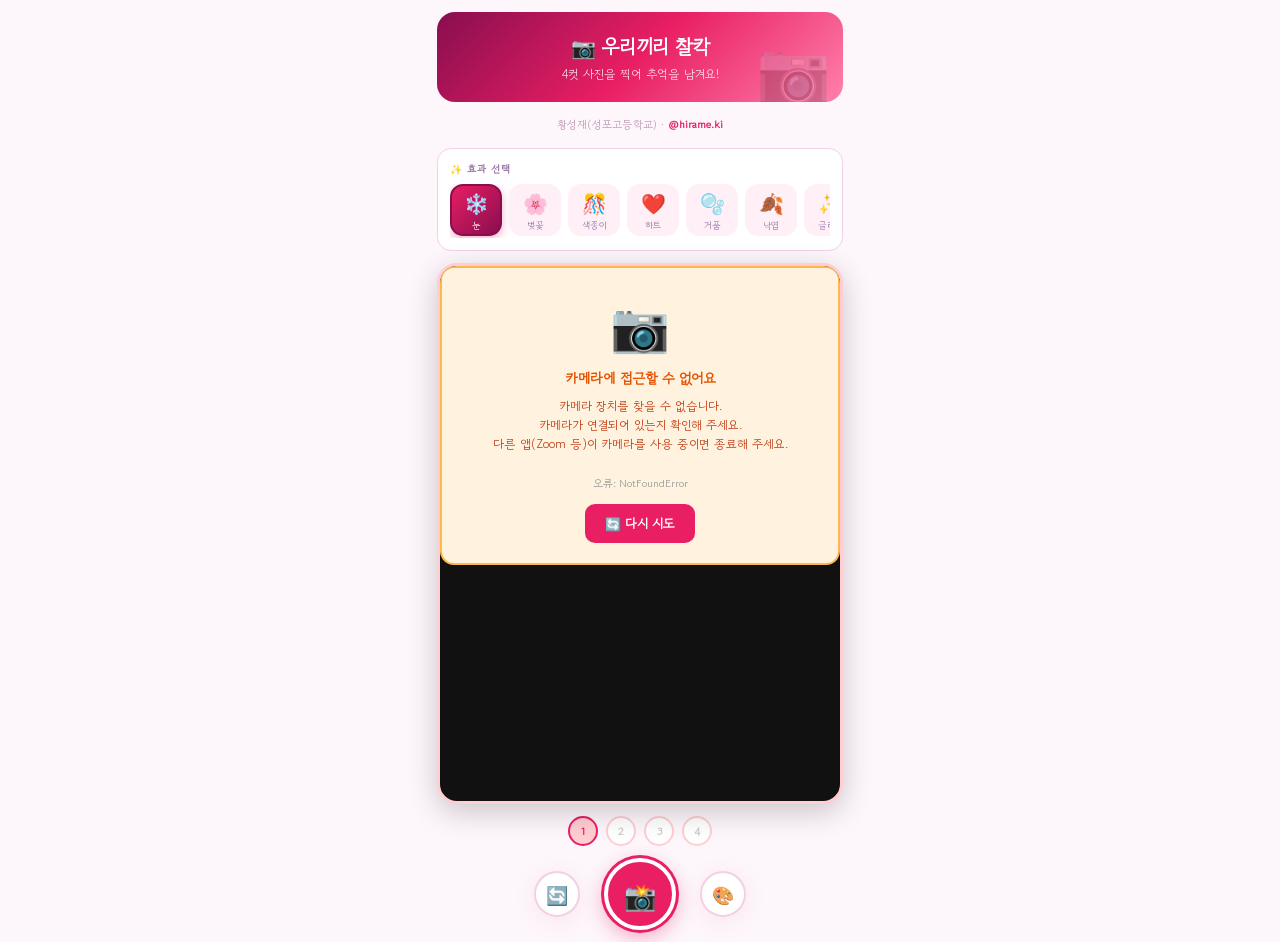
<file: Camera.html>
<!DOCTYPE html>
<html lang="ko">
<head>
<meta charset="UTF-8">
<meta name="viewport" content="width=device-width,initial-scale=1.0,maximum-scale=1.0,user-scalable=no">
<title>📷 우리끼리 찰칵</title>
<link href="https://fonts.googleapis.com/css2?family=Gowun+Dodum&display=swap" rel="stylesheet">
<style>
*{margin:0;padding:0;box-sizing:border-box;}
body{font-family:'Gowun Dodum','Nanum Gothic',sans-serif;background:#fdf6fb;color:#4a3050;min-height:100vh;overflow-x:hidden;}

/* 제작자 크레딧 */
.cam-credit{text-align:center;font-size:11px;color:#c097b8;padding:2px 0 4px;}
.cam-credit a{color:#E91E63;font-weight:700;text-decoration:none;}
.cam-credit a:hover{text-decoration:underline;}

/* 래퍼 */
.cam-wrap{max-width:430px;margin:0 auto;padding:12px;display:flex;flex-direction:column;gap:12px;}

/* 히어로 */
.cam-hero{background:linear-gradient(135deg,#880E4F,#E91E63,#FF80AB);border-radius:18px;padding:20px;text-align:center;color:#fff;position:relative;overflow:hidden;}
.cam-hero::after{content:'📷';position:absolute;font-size:60px;right:12px;bottom:-8px;opacity:.2;}
.cam-hero-title{font-size:20px;font-weight:900;letter-spacing:-.5px;margin-bottom:4px;}
.cam-hero-sub{font-size:12px;opacity:.85;}

/* 효과 바 */
.cam-effect-bar{background:#fff;border-radius:14px;padding:12px;border:1px solid #f3d0e5;}
.cam-effect-label{font-size:10px;color:#9c7aaa;font-weight:700;letter-spacing:1px;margin-bottom:8px;}
.cam-effect-btns{display:flex;gap:7px;overflow-x:auto;scrollbar-width:none;padding-bottom:2px;}
.cam-effect-btns::-webkit-scrollbar{display:none;}
.cam-effect-btn{flex:0 0 auto;width:52px;height:52px;border-radius:13px;border:2px solid transparent;background:#fff0f7;display:flex;flex-direction:column;align-items:center;justify-content:center;gap:2px;cursor:pointer;font-size:20px;transition:all .2s;font-family:inherit;}
.cam-effect-btn small{font-size:9px;color:#9c7aaa;font-family:inherit;}
.cam-effect-btn.active{background:linear-gradient(135deg,#E91E63,#880E4F);border-color:#880E4F;box-shadow:0 3px 10px rgba(233,30,99,.35);}
.cam-effect-btn.active small{color:#fff;}

/* 카메라 뷰 */
.cam-video-wrap{position:relative;border-radius:20px;overflow:hidden;aspect-ratio:3/4;box-shadow:0 8px 30px rgba(0,0,0,.2);border:3px solid #FFCDD2;background:#111;}
#camVideo{width:100%;height:100%;object-fit:cover;transform:scaleX(-1);display:block;}
#camEffectCanvas{position:absolute;inset:0;width:100%;height:100%;pointer-events:none;border-radius:17px;}
.cam-countdown-overlay{position:absolute;inset:0;background:rgba(0,0,0,.45);display:none;align-items:center;justify-content:center;border-radius:17px;z-index:10;}
.cam-countdown-num{font-size:100px;font-weight:900;color:white;text-shadow:0 0 40px #E91E63,0 0 80px #E91E63;animation:camCountPulse 1s ease-in-out;}
@keyframes camCountPulse{0%{transform:scale(1.4);opacity:0}100%{transform:scale(1);opacity:1}}
.cam-flash{position:absolute;inset:0;background:white;border-radius:17px;opacity:0;pointer-events:none;transition:opacity .1s;z-index:11;}

/* 도트 */
.cam-shot-dots{display:flex;gap:8px;justify-content:center;}
.cam-dot{width:30px;height:30px;border-radius:50%;border:2px solid #FFCDD2;background:#fff;display:flex;align-items:center;justify-content:center;font-size:11px;color:#ccc;font-weight:700;transition:all .3s;}
.cam-dot.done{background:#E91E63;border-color:#880E4F;color:white;}
.cam-dot.current{background:#FFCDD2;border-color:#E91E63;color:#E91E63;animation:camBlink 1s infinite;}
@keyframes camBlink{0%,100%{opacity:1}50%{opacity:.3}}

/* 셔터 */
.cam-shutter-wrap{display:flex;align-items:center;justify-content:center;gap:24px;}
.cam-shutter-btn{width:72px;height:72px;border-radius:50%;background:#E91E63;border:4px solid white;box-shadow:0 0 0 3px #E91E63,0 6px 20px rgba(233,30,99,.4);cursor:pointer;display:flex;align-items:center;justify-content:center;font-size:26px;transition:transform .15s;color:white;font-family:inherit;}
.cam-shutter-btn:active{transform:scale(.92);}
.cam-shutter-btn:disabled{background:#ccc;box-shadow:none;cursor:not-allowed;}
.cam-side-btn{width:46px;height:46px;border-radius:50%;background:#fff;border:2px solid #f3d0e5;display:flex;align-items:center;justify-content:center;font-size:18px;cursor:pointer;box-shadow:0 4px 20px rgba(244,143,177,0.15);transition:transform .15s;font-family:inherit;}
.cam-side-btn:active{transform:scale(.9);}

/* 프리뷰 */
.cam-preview-section{background:#fff;border-radius:16px;padding:14px;border:1px solid #f3d0e5;display:none;}
.cam-preview-label{font-size:12px;font-weight:700;color:#9c7aaa;margin-bottom:10px;letter-spacing:1px;}
.cam-preview-strip{display:flex;gap:6px;margin-bottom:12px;}
.cam-preview-thumb{flex:1;aspect-ratio:3/4;border-radius:8px;background:#fff0f7;border:1px solid #f3d0e5;overflow:hidden;object-fit:cover;}
.cam-action-btns{display:flex;gap:8px;}
.cam-action-btn{flex:1;padding:11px 0;border-radius:12px;border:none;font-family:inherit;font-size:12px;font-weight:700;cursor:pointer;transition:all .2s;}
.cam-btn-dl{background:#E91E63;color:white;box-shadow:0 4px 14px rgba(233,30,99,.3);}
.cam-btn-print{background:#fff0f7;color:#880E4F;border:1px solid #FFCDD2;}
.cam-btn-retry{background:#fff0f7;color:#9c7aaa;border:1px solid #f3d0e5;}

/* 에러 카드 */
.cam-error{background:#FFF3E0;border:2px solid #FFB74D;border-radius:14px;padding:20px;text-align:center;}
.cam-error-icon{font-size:48px;margin-bottom:10px;}
.cam-error-text{font-size:14px;font-weight:700;color:#E65100;margin-bottom:8px;}
.cam-error-sub{font-size:12px;color:#BF360C;line-height:1.6;}
.cam-error-btn{margin-top:12px;padding:10px 20px;background:#E91E63;color:#fff;border:none;border-radius:10px;font-weight:700;cursor:pointer;font-family:inherit;font-size:13px;}

/* 인쇄 */
@media print{
  body>*:not(#camPrintArea){display:none!important;}
  #camPrintArea{display:block!important;}
  #camPrintArea img{width:100%;max-width:400px;}
}

/* 모바일 최적화 */
@media (max-width:360px){
  .cam-wrap{padding:8px;}
  .cam-hero{padding:14px;}
  .cam-hero-title{font-size:17px;}
  .cam-shutter-btn{width:60px;height:60px;font-size:22px;}
  .cam-side-btn{width:40px;height:40px;font-size:16px;}
  .cam-effect-btn{width:44px;height:44px;font-size:17px;}
}
</style>
</head>
<body>

<div class="cam-wrap">
  <!-- 히어로 -->
  <div class="cam-hero">
    <div class="cam-hero-title">📷 우리끼리 찰칵</div>
    <div class="cam-hero-sub">4컷 사진을 찍어 추억을 남겨요!</div>
  </div>

  <!-- 제작자 크레딧 -->
  <div class="cam-credit">황성재(성포고등학교) · <a href="https://www.instagram.com/hirame.ki" target="_blank" rel="noopener">@hirame.ki</a></div>

  <!-- 효과 선택 -->
  <div class="cam-effect-bar">
    <div class="cam-effect-label">✨ 효과 선택</div>
    <div class="cam-effect-btns" id="effectBtns"></div>
  </div>

  <!-- 카메라 뷰 -->
  <div class="cam-video-wrap" id="camVideoWrap">
    <video id="camVideo" autoplay playsinline muted></video>
    <canvas id="camEffectCanvas"></canvas>
    <div class="cam-countdown-overlay" id="camCountdown">
      <div class="cam-countdown-num" id="camCountNum">3</div>
    </div>
    <div class="cam-flash" id="camFlash"></div>
  </div>

  <!-- 촬영 도트 -->
  <div class="cam-shot-dots" id="camDots"></div>

  <!-- 셔터 버튼 -->
  <div class="cam-shutter-wrap">
    <button class="cam-side-btn" id="camFlipBtn">🔄</button>
    <button class="cam-shutter-btn" id="camShutterBtn">📸</button>
    <button class="cam-side-btn" id="camEffectToggleBtn">🎨</button>
  </div>

  <!-- 프리뷰 섹션 -->
  <div class="cam-preview-section" id="camPreviewSection">
    <div class="cam-preview-label">📸 4컷 완성!</div>
    <div class="cam-preview-strip" id="camPreviewStrip"></div>
    <div class="cam-action-btns">
      <button class="cam-action-btn cam-btn-dl" id="camDlBtn">⬇️ PNG 저장</button>
      <button class="cam-action-btn cam-btn-print" id="camPrintBtn">🖨️ 인쇄</button>
      <button class="cam-action-btn cam-btn-retry" id="camRetryBtn">🔄 다시찍기</button>
    </div>
  </div>

  <!-- 숨겨진 캔버스 -->
  <canvas id="camCaptureCanvas" style="display:none;"></canvas>
  <canvas id="camStripCanvas" style="display:none;"></canvas>
  <div id="camPrintArea" style="display:none;"></div>


</div>

<script>
// =====================================================
// 📷 우리끼리 찰칵 - 독립 카메라 페이지
// Netlify / 정적 호스팅용 (GAS 의존성 완전 제거)
// 기능: 4컷 촬영 + PNG 저장 + 인쇄
// =====================================================

var _camEffect = 'snow';
var _camShotCount = 0;
var _camMAX = 4;
var _camImages = [];
var _camShooting = false;
var _camEffectOn = true;
var _camFacing = 'user';
var _camStream = null;
var _camAnimId = null;
var _camParticles = [];
var _camGlitter = [];
var _camMeteors = [];
var _camNextMeteor = 0;
var _camVideo, _camCtx, _camCanvas, _capCanvas, _stripCanvas;

// ── 모션 감지 변수 ─────────────────────────
var _motionCanvas = null;   // 오프스크린 캔버스 (80×60)
var _motionCtx = null;
var _motionPrev = null;     // 이전 프레임 픽셀 데이터
var _motionPoints = [];     // 감지된 모션 좌표 목록
var _motionVec = {x:0, y:0, speed:0}; // 모션 방향 벡터 (burst 강도용)
var _motionCenter = null;
var _lastBurstTime = 0;     // burst 쿨다운
var _MOTION_W = 80;
var _MOTION_H = 60;
var _MOTION_THRESH = 18;

// ── 효과 목록 ─────────────────────────────
var EFFECTS = [
  {id:'snow',icon:'❄️',lbl:'눈'},
  {id:'petals',icon:'🌸',lbl:'벚꽃'},
  {id:'confetti',icon:'🎊',lbl:'색종이'},
  {id:'hearts',icon:'❤️',lbl:'하트'},
  {id:'bubbles',icon:'🫧',lbl:'거품'},
  {id:'leaves',icon:'🍂',lbl:'낙엽'},
  {id:'glitter',icon:'✨',lbl:'글리터'},
  {id:'meteor',icon:'🌠',lbl:'별똥별'},
  {id:'none',icon:'🚫',lbl:'없음'}
];

// ── 초기화 ────────────────────────────────
window.addEventListener('load', function() {
  _camVideo = document.getElementById('camVideo');
  _camCanvas = document.getElementById('camEffectCanvas');
  _camCtx = _camCanvas.getContext('2d');
  _capCanvas = document.getElementById('camCaptureCanvas');
  _stripCanvas = document.getElementById('camStripCanvas');

  // 효과 버튼 렌더
  var eb = document.getElementById('effectBtns');
  EFFECTS.forEach(function(e) {
    var btn = document.createElement('button');
    btn.className = 'cam-effect-btn' + (e.id===_camEffect?' active':'');
    btn.setAttribute('data-ef', e.id);
    btn.innerHTML = e.icon+'<small>'+e.lbl+'</small>';
    btn.addEventListener('click', function(){ setCamEffect(e.id); });
    eb.appendChild(btn);
  });

  // 촬영 도트 렌더
  var dots = document.getElementById('camDots');
  for(var i=0;i<_camMAX;i++){
    var d = document.createElement('div');
    d.className = 'cam-dot'+(i===0?' current':'');
    d.id = 'camDot'+i;
    d.textContent = i+1;
    dots.appendChild(d);
  }

  // 이벤트 바인딩
  document.getElementById('camShutterBtn').addEventListener('click', _camShoot);
  document.getElementById('camFlipBtn').addEventListener('click', function(){
    _camFacing = _camFacing==='user'?'environment':'user';
    _camVideo.style.transform = _camFacing==='user'?'scaleX(-1)':'scaleX(1)';
    _camStart();
  });
  document.getElementById('camEffectToggleBtn').addEventListener('click', function(){
    _camEffectOn=!_camEffectOn;
    this.textContent=_camEffectOn?'🎨':'⚫';
  });
  document.getElementById('camDlBtn').addEventListener('click', _camDownload);
  document.getElementById('camPrintBtn').addEventListener('click', _camPrint);
  document.getElementById('camRetryBtn').addEventListener('click', function(){ _camReset(false); });

  // 모션 감지용 오프스크린 캔버스 초기화
  _motionCanvas = document.createElement('canvas');
  _motionCanvas.width = _MOTION_W;
  _motionCanvas.height = _MOTION_H;
  _motionCtx = _motionCanvas.getContext('2d', {willReadFrequently: true});

  _camStart();
  _camLoop();
});

function setCamEffect(id) {
  _camEffect=id; _camParticles=[]; _camGlitter=[]; _camMeteors=[];
  document.querySelectorAll('.cam-effect-btn').forEach(function(b){
    b.classList.toggle('active', b.getAttribute('data-ef')===id);
  });
}

// ── 카메라 시작 ────────────────────────────
async function _camStart() {
  if(_camStream){ _camStream.getTracks().forEach(function(t){t.stop();}); }

  // 1단계: 선호 해상도로 시도
  var constraints = [
    {video:{facingMode:_camFacing,width:{ideal:1280},height:{ideal:720}},audio:false},
    {video:{facingMode:_camFacing},audio:false},
    {video:true,audio:false}
  ];

  for(var ci=0; ci<constraints.length; ci++){
    try {
      _camStream = await navigator.mediaDevices.getUserMedia(constraints[ci]);
      _camVideo.srcObject = _camStream;
      await _camVideo.play();
      var wrap = document.getElementById('camVideoWrap');
      if(wrap && _camCanvas){
        _camCanvas.width = wrap.clientWidth;
        _camCanvas.height = wrap.clientHeight;
      }
      console.log('📷 카메라 연결 성공 (시도 '+(ci+1)+')');
      return; // 성공하면 즉시 리턴
    } catch(e) {
      console.warn('카메라 시도 '+(ci+1)+' 실패:', e.name, e.message);
      if(ci < constraints.length-1) continue; // 다음 제약 조건으로 재시도

      // 전부 실패: 에러 UI 표시
      console.error('📷 카메라 접근 최종 실패:', e.name, e.message);
      var wrap = document.getElementById('camVideoWrap');
      if(wrap) {
        var errMsg = '브라우저에서 카메라 권한을 허용해 주세요.<br>';
        if(e.name === 'NotAllowedError' || e.name === 'PermissionDeniedError'){
          errMsg = '카메라 권한이 차단되었습니다.<br>' +
            '주소창 왼쪽 🔒 아이콘 → 카메라 → <b>허용</b><br>' +
            '설정 후 <b>새로고침</b>해 주세요.';
        } else if(e.name === 'NotFoundError' || e.name === 'DevicesNotFoundError'){
          errMsg = '카메라 장치를 찾을 수 없습니다.<br>' +
            '카메라가 연결되어 있는지 확인해 주세요.<br>' +
            '다른 앱(Zoom 등)이 카메라를 사용 중이면 종료해 주세요.';
        } else if(e.name === 'NotReadableError' || e.name === 'TrackStartError'){
          errMsg = '카메라가 다른 프로그램에서 사용 중입니다.<br>' +
            'Zoom, Teams, OBS 등을 종료 후 다시 시도해 주세요.';
        } else if(e.name === 'OverconstrainedError'){
          errMsg = '카메라 설정을 지원하지 않습니다.<br>다시 시도해 주세요.';
        }
        wrap.innerHTML =
          '<div class="cam-error">' +
            '<div class="cam-error-icon">📷</div>' +
            '<div class="cam-error-text">카메라에 접근할 수 없어요</div>' +
            '<div class="cam-error-sub">' + errMsg + '<br><br>' +
              '<span style="font-size:11px;color:#999;">오류: ' + e.name + '</span>' +
            '</div>' +
            '<button class="cam-error-btn" onclick="location.reload()">🔄 다시 시도</button>' +
          '</div>';
      }
    }
  }
}

// ── 파티클 스폰 ────────────────────────────
// 모션 좌표 샘플링
function _camMotionPos(W,H,fallbackX,fallbackY){
  if(_motionPoints.length>3){
    var pt=_motionPoints[Math.floor(Math.random()*_motionPoints.length)];
    return {x:pt.x,y:pt.y};
  }
  return {x:fallbackX!==undefined?fallbackX:Math.random()*W, y:fallbackY!==undefined?fallbackY:Math.random()*H};
}

function _camSpawn() {
  if(!_camCanvas) return;
  var W=_camCanvas.width, H=_camCanvas.height;
  if(_camEffect==='snow'&&_camParticles.filter(function(p){return p.t==='snow';}).length<80){if(Math.random()<0.4)_camParticles.push({t:'snow',x:Math.random()*W,y:-10,r:(Math.random()*5+3)*0.5,sp:(Math.random()*0.8+0.4)*0.5,dr:Math.random()*0.6-0.3,da:Math.random()*Math.PI*2,al:Math.random()*0.5+0.5});}
  if(_camEffect==='petals'&&_camParticles.filter(function(p){return p.t==='petal';}).length<50){if(Math.random()<0.3)_camParticles.push({t:'petal',x:Math.random()*W,y:-10,w:(Math.random()*10+6)*0.5,h:(Math.random()*5+3)*0.5,sp:(Math.random()*0.6+0.3)*0.5,rot:Math.random()*Math.PI*2,rs:(Math.random()-0.5)*0.04,dr:(Math.random()-0.5)*1.5,sa:Math.random()*Math.PI*2,al:Math.random()*0.4+0.5});}
  if(_camEffect==='confetti'&&_camParticles.filter(function(p){return p.t==='conf';}).length<120){var cols=['#E91E63','#FF9800','#4CAF50','#2196F3','#9C27B0','#FFD700'];if(Math.random()<0.6)_camParticles.push({t:'conf',x:Math.random()*W,y:-10,w:(Math.random()*8+4)*0.5,h:(Math.random()*5+3)*0.5,col:cols[Math.floor(Math.random()*cols.length)],sp:(Math.random()*2+1)*0.5,vx:(Math.random()-0.5)*1.5,rot:Math.random()*Math.PI*2,rs:(Math.random()-0.5)*0.15,gv:0.025});}
  if(_camEffect==='hearts'&&_camParticles.filter(function(p){return p.t==='heart';}).length<35){if(Math.random()<0.15)_camParticles.push({t:'heart',x:Math.random()*W,y:H+10,sz:(Math.random()*16+8)*0.5,col:Math.random()>0.5?'#E91E63':'#FF80AB',sp:(Math.random()*0.9+0.5)*0.5,vx:(Math.random()-0.5)*0.4,al:1,fs:Math.random()*0.004+0.002});}
  if(_camEffect==='bubbles'&&_camParticles.filter(function(p){return p.t==='bbl';}).length<40){if(Math.random()<0.15)_camParticles.push({t:'bbl',x:Math.random()*W,y:H+10,r:(Math.random()*22+8)*0.5,sp:(Math.random()*0.8+0.4)*0.5,dr:Math.random()*0.4-0.2,da:Math.random()*Math.PI*2,al:Math.random()*0.35+0.2});}
  if(_camEffect==='leaves'&&_camParticles.filter(function(p){return p.t==='leaf';}).length<40){var lc=['#D84315','#E65100','#F57F17','#BF360C','#8D6E63'];if(Math.random()<0.2)_camParticles.push({t:'leaf',x:Math.random()*W,y:-10,sz:(Math.random()*10+7)*0.5,col:lc[Math.floor(Math.random()*lc.length)],sp:(Math.random()*0.7+0.3)*0.5,rot:Math.random()*Math.PI*2,rs:(Math.random()-0.5)*0.06,sa:Math.random()*Math.PI*2,ss:Math.random()*0.02+0.01,sw:(Math.random()*3+2)*0.5});}
  if(_camEffect==='glitter'&&_camGlitter.length<30){var gc=['#FFD700','#FFF','#FF80AB','#80D8FF','#CCFF90'];_camGlitter.push({x:Math.random()*W,y:Math.random()*H,sz:(Math.random()*10+4)*0.5,al:0,grow:true,sp:(Math.random()*0.04+0.02)*0.5,col:gc[Math.floor(Math.random()*gc.length)],life:0,max:Math.random()*60+30});}
  if(_camEffect==='meteor'){var now=Date.now();if(now>_camNextMeteor&&_camMeteors.length<12){_camMeteors.push({x:-60,y:Math.random()*H*0.7,vx:(Math.random()*8+5)*0.5,vy:(Math.random()*4+2)*0.5,al:1,trail:[]});_camNextMeteor=now+Math.random()*300+100;}}
}

// ── 파티클 업데이트 ────────────────────────
function _camUpdate() {
  if(!_camCanvas) return;
  var W=_camCanvas.width, H=_camCanvas.height;

  _camParticles=_camParticles.filter(function(p){
    // burst 초기속도 감쇠 후 자연 방향으로 전환
    if(p.burst){
      if(Math.abs(p.wvx)>0.05){p.wvx*=0.88;p.x+=p.wvx;}else{p.wvx=0;}
      if(Math.abs(p.wvy)>0.05){p.wvy*=0.88;p.y+=p.wvy;}else{p.wvy=0;}
      if(p.wvx===0&&p.wvy===0){p.burst=false;}
    }
    if(p.t==='snow'){p.da+=0.02;p.x+=Math.sin(p.da)*p.dr;p.y+=p.sp;return p.y<H+40&&p.x>-100&&p.x<W+100;}
    if(p.t==='petal'){p.sa+=0.02;p.x+=Math.sin(p.sa)*p.dr+p.dr;p.y+=p.sp;p.rot+=p.rs;return p.y<H+40&&p.x>-100&&p.x<W+100;}
    if(p.t==='conf'){p.x+=p.vx;p.y+=p.sp;p.sp+=p.gv;p.rot+=p.rs;return p.y<H+40&&p.x>-100&&p.x<W+100;}
    if(p.t==='heart'){p.x+=p.vx;p.y-=p.sp;p.al-=p.fs;return p.al>0&&p.y>-p.sz*2&&p.x>-100&&p.x<W+100;}
    if(p.t==='bbl'){p.da+=0.02;p.x+=Math.sin(p.da)*p.dr;p.y-=p.sp;return p.y>-p.r*2&&p.x>-100&&p.x<W+100;}
    if(p.t==='leaf'){p.sa+=p.ss;p.x+=Math.sin(p.sa)*p.sw;p.y+=p.sp;p.rot+=p.rs;return p.y<H+40&&p.x>-100&&p.x<W+100;}
    return true;
  });
  _camGlitter=_camGlitter.filter(function(g){
    // 글리터 burst 이동
    if(g.wvx!==undefined){
      if(Math.abs(g.wvx)>0.05){g.wvx*=0.88;g.x+=g.wvx;}else{g.wvx=0;}
      if(Math.abs(g.wvy)>0.05){g.wvy*=0.88;g.y+=g.wvy;}else{g.wvy=0;}
    }
    g.life++;if(g.grow){g.al+=g.sp;if(g.al>=1){g.al=1;g.grow=false;}}else{g.al-=g.sp;}return g.al>0&&g.life<g.max*2;});
  _camMeteors=_camMeteors.filter(function(m){m.trail.push({x:m.x,y:m.y});if(m.trail.length>18)m.trail.shift();m.x+=m.vx;m.y+=m.vy;m.al=Math.max(0,1-(m.x/((_camCanvas?_camCanvas.width:300)+200)));return m.x<(_camCanvas?_camCanvas.width:300)+100&&m.y<H+100;});
}

// ── 파티클 그리기 ──────────────────────────
function _camDraw() {
  if(!_camCtx||!_camCanvas) return;
  _camCtx.clearRect(0,0,_camCanvas.width,_camCanvas.height);
  if(!_camEffectOn||_camEffect==='none') return;
  _camParticles.forEach(function(p){
    _camCtx.save();
    if(p.t==='snow'){_camCtx.globalAlpha=p.al;_camCtx.fillStyle='white';_camCtx.shadowColor='rgba(200,230,255,0.8)';_camCtx.shadowBlur=6;_camCtx.beginPath();_camCtx.arc(p.x,p.y,p.r,0,Math.PI*2);_camCtx.fill();}
    else if(p.t==='petal'){_camCtx.globalAlpha=p.al;_camCtx.translate(p.x,p.y);_camCtx.rotate(p.rot);_camCtx.fillStyle='#FFB7C5';_camCtx.shadowColor='rgba(255,100,150,0.4)';_camCtx.shadowBlur=4;_camCtx.beginPath();_camCtx.ellipse(0,0,p.w/2,p.h/2,0,0,Math.PI*2);_camCtx.fill();}
    else if(p.t==='conf'){_camCtx.globalAlpha=0.85;_camCtx.translate(p.x,p.y);_camCtx.rotate(p.rot);_camCtx.fillStyle=p.col;_camCtx.fillRect(-p.w/2,-p.h/2,p.w,p.h);}
    else if(p.t==='heart'){_camCtx.globalAlpha=p.al;_camCtx.translate(p.x,p.y);_camCtx.fillStyle=p.col;_camCtx.shadowColor=p.col;_camCtx.shadowBlur=10;var s=p.sz/10;_camCtx.beginPath();_camCtx.moveTo(0,-3*s);_camCtx.bezierCurveTo(5*s,-8*s,10*s,-3*s,0,3*s);_camCtx.bezierCurveTo(-10*s,-3*s,-5*s,-8*s,0,-3*s);_camCtx.fill();}
    else if(p.t==='bbl'){_camCtx.globalAlpha=p.al;var bg=_camCtx.createRadialGradient(p.x-p.r*0.3,p.y-p.r*0.3,p.r*0.1,p.x,p.y,p.r);bg.addColorStop(0,'rgba(255,255,255,0.8)');bg.addColorStop(1,'rgba(100,180,255,0.15)');_camCtx.fillStyle=bg;_camCtx.strokeStyle='rgba(150,220,255,0.5)';_camCtx.lineWidth=1.5;_camCtx.beginPath();_camCtx.arc(p.x,p.y,p.r,0,Math.PI*2);_camCtx.fill();_camCtx.stroke();}
    else if(p.t==='leaf'){_camCtx.globalAlpha=0.85;_camCtx.translate(p.x,p.y);_camCtx.rotate(p.rot);_camCtx.fillStyle=p.col;_camCtx.beginPath();_camCtx.moveTo(0,-p.sz);_camCtx.bezierCurveTo(p.sz*0.8,-p.sz*0.5,p.sz*0.8,p.sz*0.5,0,p.sz);_camCtx.bezierCurveTo(-p.sz*0.8,p.sz*0.5,-p.sz*0.8,-p.sz*0.5,0,-p.sz);_camCtx.fill();}
    _camCtx.restore();
  });
  _camGlitter.forEach(function(g){_camCtx.save();_camCtx.globalAlpha=g.al*0.9;_camCtx.translate(g.x,g.y);_camCtx.fillStyle=g.col;_camCtx.shadowColor=g.col;_camCtx.shadowBlur=12;for(var i=0;i<4;i++){_camCtx.save();_camCtx.rotate(i*Math.PI/2);_camCtx.beginPath();_camCtx.ellipse(0,-g.sz*0.5,g.sz*0.1,g.sz*0.55,0,0,Math.PI*2);_camCtx.fill();_camCtx.restore();}for(var j=0;j<4;j++){_camCtx.save();_camCtx.rotate(j*Math.PI/2+Math.PI/4);_camCtx.beginPath();_camCtx.ellipse(0,-g.sz*0.35,g.sz*0.08,g.sz*0.38,0,0,Math.PI*2);_camCtx.fill();_camCtx.restore();}_camCtx.restore();});
  _camMeteors.forEach(function(m){if(m.trail.length<2)return;_camCtx.save();for(var i=1;i<m.trail.length;i++){var t=i/m.trail.length;_camCtx.globalAlpha=t*m.al*0.9;_camCtx.strokeStyle='rgba(255,255,200,'+t+')';_camCtx.lineWidth=t*3+0.5;_camCtx.shadowColor='rgba(255,255,150,0.8)';_camCtx.shadowBlur=8;_camCtx.beginPath();_camCtx.moveTo(m.trail[i-1].x,m.trail[i-1].y);_camCtx.lineTo(m.trail[i].x,m.trail[i].y);_camCtx.stroke();}_camCtx.globalAlpha=m.al;_camCtx.fillStyle='white';_camCtx.shadowColor='rgba(255,255,150,1)';_camCtx.shadowBlur=16;_camCtx.beginPath();_camCtx.arc(m.x,m.y,2.5,0,Math.PI*2);_camCtx.fill();_camCtx.restore();});
}

// ── 모션 감지 ─────────────────────────────
function _camDetectMotion() {
  if(!_motionCtx||!_camVideo||_camVideo.readyState<2) return;
  var CW=_camCanvas?_camCanvas.width:300, CH=_camCanvas?_camCanvas.height:400;

  _motionCtx.save();
  if(_camFacing==='user'){_motionCtx.scale(-1,1);_motionCtx.translate(-_MOTION_W,0);}
  _motionCtx.drawImage(_camVideo,0,0,_MOTION_W,_MOTION_H);
  _motionCtx.restore();

  var curr=_motionCtx.getImageData(0,0,_MOTION_W,_MOTION_H).data;
  _motionPoints=[];

  if(_motionPrev){
    for(var i=0;i<curr.length;i+=4){
      var dr=Math.abs(curr[i]-_motionPrev[i]);
      var dg=Math.abs(curr[i+1]-_motionPrev[i+1]);
      var db=Math.abs(curr[i+2]-_motionPrev[i+2]);
      if((dr+dg+db)/3>_MOTION_THRESH){
        var px=((i/4)%_MOTION_W)/_MOTION_W*CW;
        var py=Math.floor((i/4)/_MOTION_W)/_MOTION_H*CH;
        _motionPoints.push({x:px,y:py});
      }
    }
  }

  // 모션 포인트가 충분하면 burst 발생
  if(_motionPoints.length>5){
    var cx=0,cy=0;
    for(var j=0;j<_motionPoints.length;j++){cx+=_motionPoints[j].x;cy+=_motionPoints[j].y;}
    cx/=_motionPoints.length; cy/=_motionPoints.length;

    var now=Date.now();
    var intensity=Math.min(_motionPoints.length/20,1); // 0~1
    if(now-_lastBurstTime>80){ // 80ms 쿨다운 (너무 자주 안 터지게)
      _camBurst(cx,cy,intensity);
      _lastBurstTime=now;
    }
    _motionCenter={x:cx,y:cy};
  } else {
    _motionCenter=null;
  }

  _motionPrev=new Uint8ClampedArray(curr);
}

// ── 폭발 효과 ─────────────────────────────
function _camBurst(cx,cy,intensity){
  if(!_camCanvas||!_camEffectOn||_camEffect==='none') return;
  var count=Math.floor(8+intensity*18); // 8~26개 한꺼번에 폭발
  for(var i=0;i<count;i++){
    var angle=Math.random()*Math.PI*2;         // 사방으로
    var power=(2+Math.random()*5)*intensity*(0.7+Math.random()*0.6); // 터지는 힘
    var vx=Math.cos(angle)*power;
    var vy=Math.sin(angle)*power;
    var ef=_camEffect;
    if(ef==='snow'){
      // 눈: 폭발 후 아래로 낙하
      _camParticles.push({t:'snow',x:cx,y:cy,r:(Math.random()*5+3)*0.5,
        sp:Math.random()*0.8+0.4,dr:Math.random()*0.6-0.3,da:Math.random()*Math.PI*2,
        al:Math.random()*0.5+0.5,wvx:vx,wvy:vy,burst:true});
    } else if(ef==='petals'){
      // 벚꽃: 폭발 후 아래로 떨어지며 흔들림
      _camParticles.push({t:'petal',x:cx,y:cy,w:(Math.random()*10+6)*0.5,h:(Math.random()*5+3)*0.5,
        sp:Math.random()*0.6+0.3,rot:Math.random()*Math.PI*2,rs:(Math.random()-0.5)*0.1,
        dr:(Math.random()-0.5)*1.5,sa:Math.random()*Math.PI*2,al:Math.random()*0.4+0.6,wvx:vx,wvy:vy,burst:true});
    } else if(ef==='confetti'){
      // 색종이: 폭발 후 중력받아 낙하
      var cols=['#E91E63','#FF9800','#4CAF50','#2196F3','#9C27B0','#FFD700'];
      _camParticles.push({t:'conf',x:cx,y:cy,w:(Math.random()*8+4)*0.5,h:(Math.random()*5+3)*0.5,
        col:cols[Math.floor(Math.random()*cols.length)],
        sp:Math.random()*1+0.5,vx:(Math.random()-0.5)*1.5,rot:Math.random()*Math.PI*2,
        rs:(Math.random()-0.5)*0.2,gv:0.04,wvx:vx,wvy:vy,burst:true});
    } else if(ef==='hearts'){
      // 하트: 폭발 후 위로 상승하며 사라짐
      _camParticles.push({t:'heart',x:cx,y:cy,sz:(Math.random()*16+8)*0.5,
        col:Math.random()>0.5?'#E91E63':'#FF80AB',
        sp:Math.random()*0.9+0.5,vx:(Math.random()-0.5)*0.4,al:1,
        fs:Math.random()*0.003+0.002,wvx:vx,wvy:vy,burst:true});
    } else if(ef==='bubbles'){
      // 거품: 폭발 후 위로 떠오름
      _camParticles.push({t:'bbl',x:cx,y:cy,r:(Math.random()*22+8)*0.5,
        sp:Math.random()*0.8+0.4,dr:Math.random()*0.4-0.2,da:Math.random()*Math.PI*2,
        al:Math.random()*0.35+0.3,wvx:vx,wvy:vy,burst:true});
    } else if(ef==='leaves'){
      // 낙엽: 폭발 후 아래로 흔들리며 낙하
      var lc=['#D84315','#E65100','#F57F17','#BF360C','#8D6E63'];
      _camParticles.push({t:'leaf',x:cx,y:cy,sz:(Math.random()*10+7)*0.5,
        col:lc[Math.floor(Math.random()*lc.length)],
        sp:Math.random()*0.7+0.3,rot:Math.random()*Math.PI*2,rs:(Math.random()-0.5)*0.12,
        sa:Math.random()*Math.PI*2,ss:Math.random()*0.02+0.01,sw:(Math.random()*3+2)*0.5,
        wvx:vx,wvy:vy,burst:true});
    } else if(ef==='glitter'){
      var gc=['#FFD700','#FFF','#FF80AB','#80D8FF','#CCFF90'];
      _camGlitter.push({x:cx+(Math.random()-0.5)*40,y:cy+(Math.random()-0.5)*40,
        sz:(Math.random()*14+6)*0.5,al:0,grow:true,sp:0.06,
        col:gc[Math.floor(Math.random()*gc.length)],life:0,max:Math.random()*30+20,
        vx:vx*0.3,vy:vy*0.3,wvx:vx,wvy:vy});
    }
  }
}

function _camLoop() { _camDetectMotion(); _camSpawn(); _camUpdate(); _camDraw(); _camAnimId=requestAnimationFrame(_camLoop); }

// ── 촬영 도트 업데이트 ────────────────────
function _camUpdateDots() {
  for(var i=0;i<_camMAX;i++){
    var d=document.getElementById('camDot'+i);
    if(!d)continue;
    d.className='cam-dot'+(i<_camShotCount?' done':i===_camShotCount?' current':'');
  }
}

function _camFlashFx() {
  var fl=document.getElementById('camFlash');
  if(!fl)return;
  fl.style.opacity='1';
  setTimeout(function(){fl.style.opacity='0';},120);
}

// ── 프레임 캡쳐 ───────────────────────────
async function _camCapture() {
  _capCanvas.width=_camVideo.videoWidth||_camCanvas.width;
  _capCanvas.height=_camVideo.videoHeight||_camCanvas.height;
  var cctx=_capCanvas.getContext('2d');
  cctx.save();
  if(_camFacing==='user'){cctx.scale(-1,1);cctx.translate(-_capCanvas.width,0);}
  cctx.drawImage(_camVideo,0,0,_capCanvas.width,_capCanvas.height);
  cctx.restore();
  cctx.drawImage(_camCanvas,0,0,_capCanvas.width,_capCanvas.height);
  return _capCanvas.toDataURL('image/png');
}

// ── 촬영 ─────────────────────────────────
async function _camShoot() {
  if(_camShooting||_camShotCount>=_camMAX) return;
  _camShooting=true;
  var sb=document.getElementById('camShutterBtn'); if(sb) sb.disabled=true;
  var ov=document.getElementById('camCountdown');
  var ne=document.getElementById('camCountNum');
  if(ov) ov.style.display='flex';
  for(var i=3;i>=1;i--){
    if(ne){ne.textContent=i;ne.style.animation='none';void ne.offsetWidth;ne.style.animation='camCountPulse 1s ease-in-out';}
    await new Promise(function(r){setTimeout(r,1000);});
  }
  if(ov) ov.style.display='none';
  _camFlashFx();
  var img=await _camCapture();
  _camImages.push(img); _camShotCount++; _camUpdateDots();
  _camShooting=false; if(sb) sb.disabled=false;
  if(_camShotCount>=_camMAX){ await new Promise(function(r){setTimeout(r,300);}); _camBuildStrip(); }
}

// ── 4컷 스트립 빌드 ──────────────────────
function _camBuildStrip() {
  var FW=400,FH=533,PAD=12,TOP=0,BOT=12;
  var W=FW+PAD*2, H=FH*4+PAD*5+TOP+BOT;
  _stripCanvas.width=W; _stripCanvas.height=H;
  var sctx=_stripCanvas.getContext('2d');
  sctx.fillStyle='#FFF8F0'; sctx.fillRect(0,0,W,H);
  var loaded=0;
  _camImages.forEach(function(src,i){
    var img=new Image(); img.onload=function(){
      var y=TOP+PAD+i*(FH+PAD);
      sctx.save();
      if(sctx.roundRect){ sctx.beginPath();sctx.roundRect(PAD,y,FW,FH,10);sctx.clip(); }
      sctx.drawImage(img,PAD,y,FW,FH);
      sctx.restore();
      loaded++;
      if(loaded===4){
        _camShowPreview();
      }
    }; img.src=src;
  });
}

// ── 프리뷰 표시 ───────────────────────────
function _camShowPreview() {
  var sec=document.getElementById('camPreviewSection');
  var strip=document.getElementById('camPreviewStrip');
  if(!sec||!strip) return;
  strip.innerHTML='';
  _camImages.forEach(function(src){
    var img=document.createElement('img');
    img.src=src;
    img.className='cam-preview-thumb';
    strip.appendChild(img);
  });
  sec.style.display='block';
  sec.scrollIntoView({behavior:'smooth',block:'nearest'});
  var sb=document.getElementById('camShutterBtn'); if(sb) sb.disabled=true;
}

// ── PNG 다운로드 ──────────────────────────
function _camDownload() {
  var a=document.createElement('a');
  a.href=_stripCanvas.toDataURL('image/png');
  a.download='우리끼리찰칵_'+Date.now()+'.png';
  a.click();
}

// ── 인쇄 ─────────────────────────────────
function _camPrint() {
  var area=document.getElementById('camPrintArea');
  var img=document.createElement('img');
  img.src=_stripCanvas.toDataURL('image/png');
  img.style.cssText='width:100%;max-width:400px;display:block;margin:0 auto;';
  area.innerHTML=''; area.appendChild(img); area.style.display='block';
  window.print();
  area.style.display='none';
}

// ── 다시찍기 ─────────────────────────────
function _camReset(keepStream) {
  _camShotCount=0; _camImages.length=0; _camParticles=[]; _camGlitter=[]; _camMeteors=[];
  _camUpdateDots();
  var sec=document.getElementById('camPreviewSection'); if(sec) sec.style.display='none';
  var sb=document.getElementById('camShutterBtn'); if(sb) sb.disabled=false;
  if(!keepStream) _camStart();
}
</script>
</body>
</html>
</file>
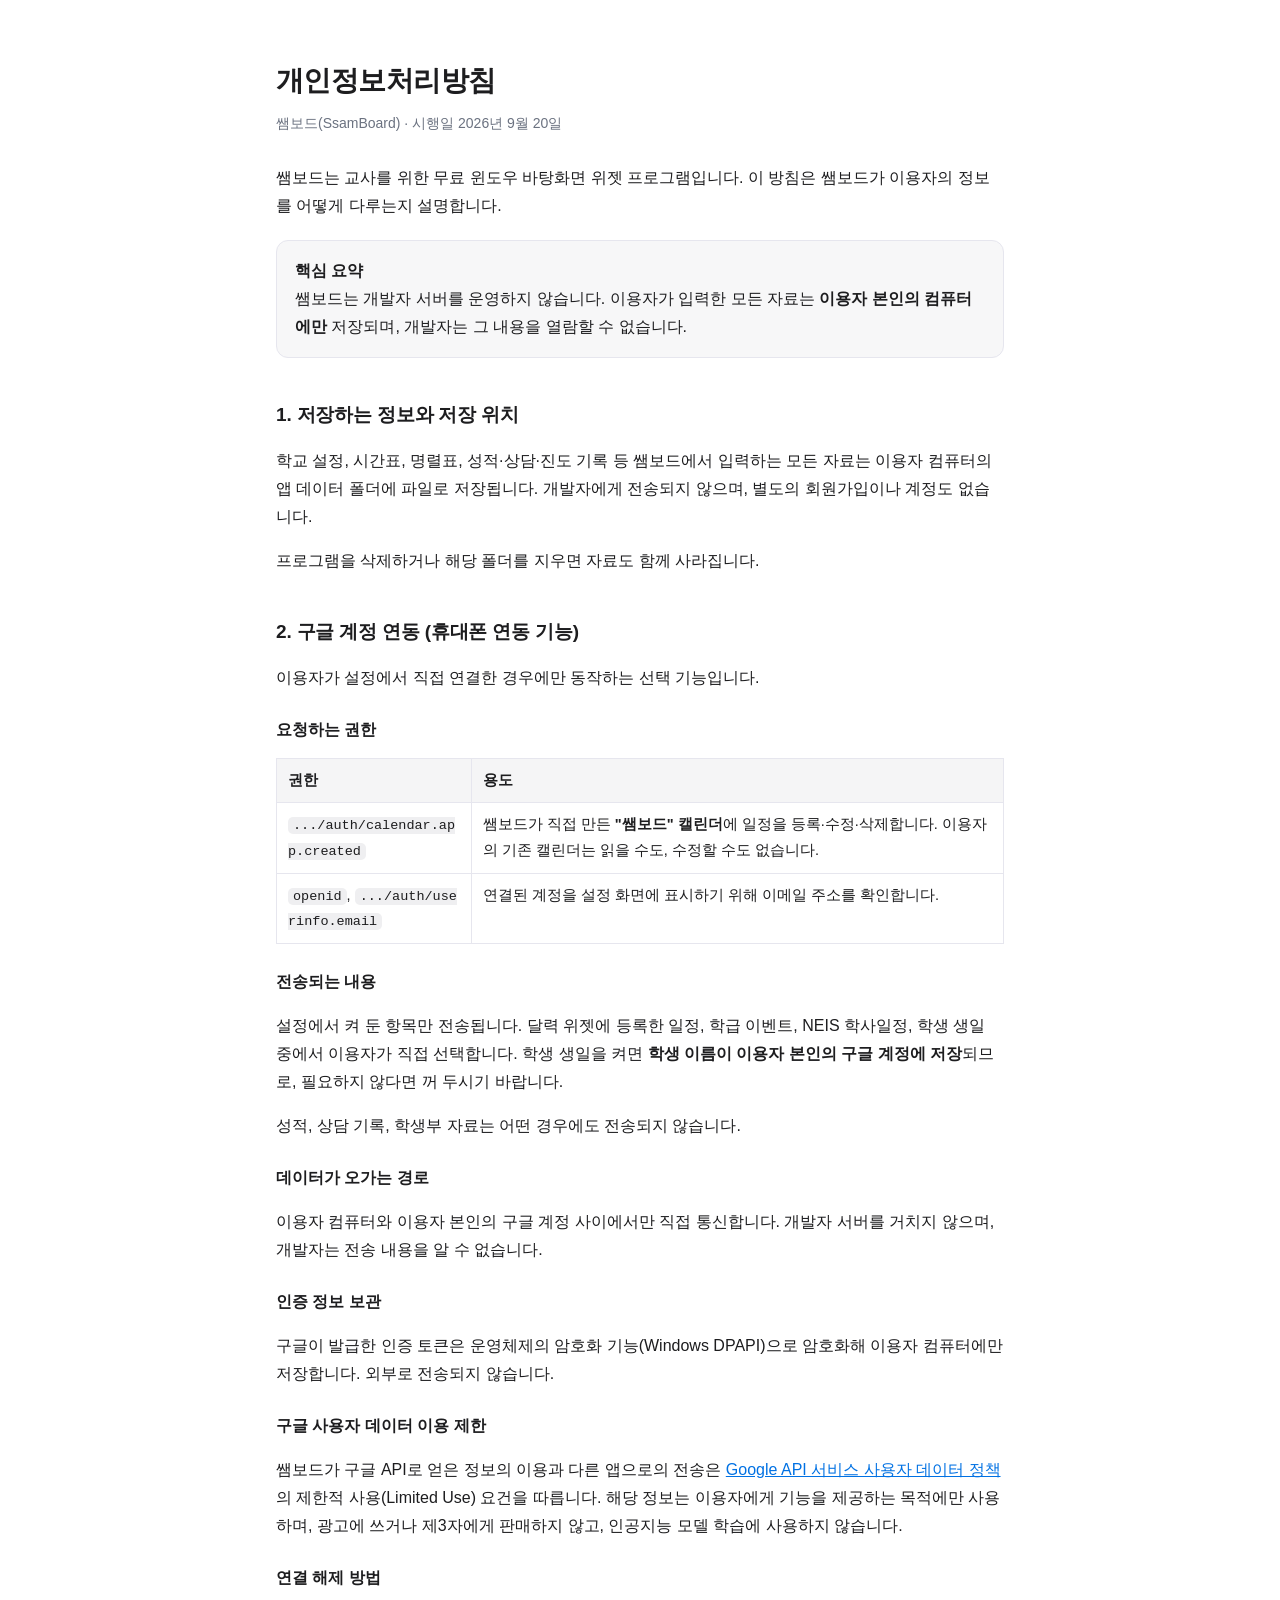
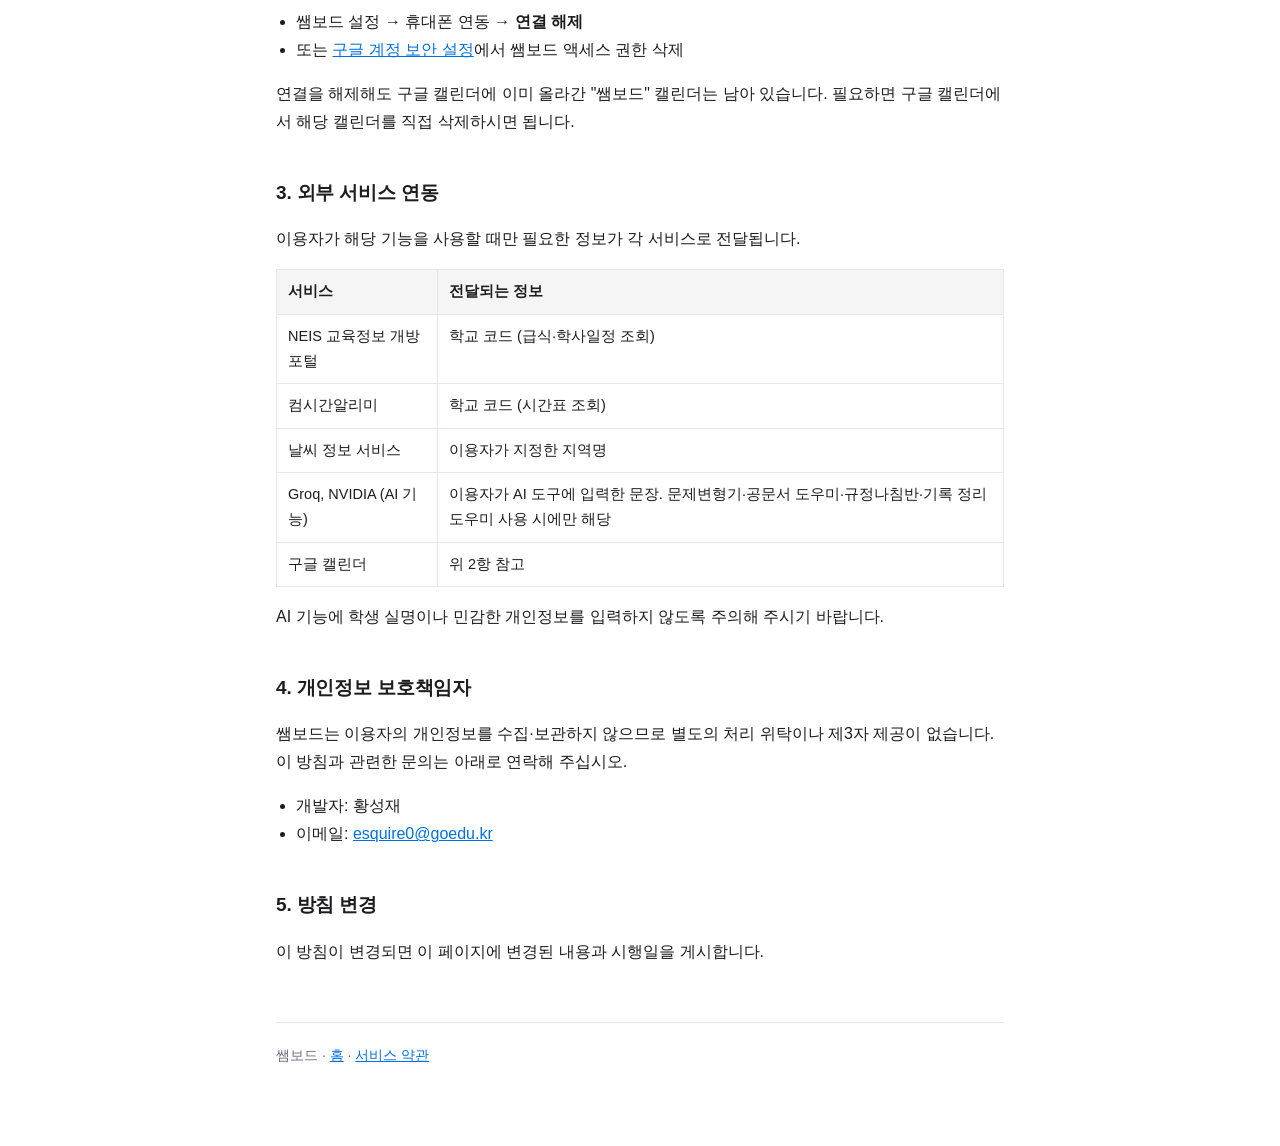
<file: factory/privacy.html>
<!DOCTYPE html>
<html lang="ko">
<head>
<meta charset="utf-8">
<meta name="viewport" content="width=device-width, initial-scale=1">
<title>개인정보처리방침 · 쌤보드</title>
<style>
  :root{ --bg:#ffffff; --fg:#1d1d1f; --muted:#6b7280; --line:#e6e6ee; --accent:#0071e3; }
  @media (prefers-color-scheme: dark){
    :root:not([data-theme="light"]){ --bg:#161618; --fg:#f2f2f4; --muted:#a1a1aa; --line:#2c2c30; --accent:#4da3ff; }
  }
  *{ box-sizing:border-box; }
  body{ margin:0; background:var(--bg); color:var(--fg); line-height:1.75;
    font-family:'Pretendard','Malgun Gothic',-apple-system,BlinkMacSystemFont,sans-serif;
    font-size:16px; }
  .wrap{ max-width:760px; margin:0 auto; padding:56px 16px 80px; }
  h1{ font-size:28px; margin:0 0 6px; letter-spacing:-0.02em; }
  h2{ font-size:19px; margin:40px 0 10px; letter-spacing:-0.01em; }
  h3{ font-size:16px; margin:24px 0 6px; }
  p, li{ color:var(--fg); }
  .meta{ color:var(--muted); font-size:14px; margin:0 0 28px; }
  .note{ border:1px solid var(--line); border-radius:12px; padding:16px 18px; margin:20px 0;
    background:rgba(127,127,140,0.06); }
  table{ border-collapse:collapse; width:100%; margin:14px 0; font-size:14.5px; }
  th, td{ border:1px solid var(--line); padding:9px 11px; text-align:left; vertical-align:top; }
  th{ background:rgba(127,127,140,0.08); font-weight:700; }
  code{ font-family:ui-monospace,Menlo,Consolas,monospace; font-size:13.5px;
    background:rgba(127,127,140,0.12); padding:1px 5px; border-radius:5px; word-break:break-all; }
  a{ color:var(--accent); }
  footer{ margin-top:56px; padding-top:20px; border-top:1px solid var(--line);
    color:var(--muted); font-size:14px; }
  ul{ padding-left:20px; }
</style>
</head>
<body>
<div class="wrap">

<h1>개인정보처리방침</h1>
<p class="meta">쌤보드(SsamBoard) · 시행일 2026년 9월 20일</p>

<p>쌤보드는 교사를 위한 무료 윈도우 바탕화면 위젯 프로그램입니다. 이 방침은 쌤보드가 이용자의 정보를 어떻게 다루는지 설명합니다.</p>

<div class="note">
  <b>핵심 요약</b><br>
  쌤보드는 개발자 서버를 운영하지 않습니다. 이용자가 입력한 모든 자료는 <b>이용자 본인의 컴퓨터에만</b> 저장되며, 개발자는 그 내용을 열람할 수 없습니다.
</div>

<h2>1. 저장하는 정보와 저장 위치</h2>
<p>학교 설정, 시간표, 명렬표, 성적·상담·진도 기록 등 쌤보드에서 입력하는 모든 자료는 이용자 컴퓨터의 앱 데이터 폴더에 파일로 저장됩니다. 개발자에게 전송되지 않으며, 별도의 회원가입이나 계정도 없습니다.</p>
<p>프로그램을 삭제하거나 해당 폴더를 지우면 자료도 함께 사라집니다.</p>

<h2>2. 구글 계정 연동 (휴대폰 연동 기능)</h2>
<p>이용자가 설정에서 직접 연결한 경우에만 동작하는 선택 기능입니다.</p>

<h3>요청하는 권한</h3>
<table>
  <tr><th>권한</th><th>용도</th></tr>
  <tr>
    <td><code>.../auth/calendar.app.created</code></td>
    <td>쌤보드가 직접 만든 <b>"쌤보드" 캘린더</b>에 일정을 등록·수정·삭제합니다. 이용자의 기존 캘린더는 읽을 수도, 수정할 수도 없습니다.</td>
  </tr>
  <tr>
    <td><code>openid</code>, <code>.../auth/userinfo.email</code></td>
    <td>연결된 계정을 설정 화면에 표시하기 위해 이메일 주소를 확인합니다.</td>
  </tr>
</table>

<h3>전송되는 내용</h3>
<p>설정에서 켜 둔 항목만 전송됩니다. 달력 위젯에 등록한 일정, 학급 이벤트, NEIS 학사일정, 학생 생일 중에서 이용자가 직접 선택합니다. 학생 생일을 켜면 <b>학생 이름이 이용자 본인의 구글 계정에 저장</b>되므로, 필요하지 않다면 꺼 두시기 바랍니다.</p>
<p>성적, 상담 기록, 학생부 자료는 어떤 경우에도 전송되지 않습니다.</p>

<h3>데이터가 오가는 경로</h3>
<p>이용자 컴퓨터와 이용자 본인의 구글 계정 사이에서만 직접 통신합니다. 개발자 서버를 거치지 않으며, 개발자는 전송 내용을 알 수 없습니다.</p>

<h3>인증 정보 보관</h3>
<p>구글이 발급한 인증 토큰은 운영체제의 암호화 기능(Windows DPAPI)으로 암호화해 이용자 컴퓨터에만 저장합니다. 외부로 전송되지 않습니다.</p>

<h3>구글 사용자 데이터 이용 제한</h3>
<p>쌤보드가 구글 API로 얻은 정보의 이용과 다른 앱으로의 전송은 <a href="https://developers.google.com/terms/api-services-user-data-policy" target="_blank" rel="noopener">Google API 서비스 사용자 데이터 정책</a>의 제한적 사용(Limited Use) 요건을 따릅니다. 해당 정보는 이용자에게 기능을 제공하는 목적에만 사용하며, 광고에 쓰거나 제3자에게 판매하지 않고, 인공지능 모델 학습에 사용하지 않습니다.</p>

<h3>연결 해제 방법</h3>
<ul>
  <li>쌤보드 설정 → 휴대폰 연동 → <b>연결 해제</b></li>
  <li>또는 <a href="https://myaccount.google.com/permissions" target="_blank" rel="noopener">구글 계정 보안 설정</a>에서 쌤보드 액세스 권한 삭제</li>
</ul>
<p>연결을 해제해도 구글 캘린더에 이미 올라간 "쌤보드" 캘린더는 남아 있습니다. 필요하면 구글 캘린더에서 해당 캘린더를 직접 삭제하시면 됩니다.</p>

<h2>3. 외부 서비스 연동</h2>
<p>이용자가 해당 기능을 사용할 때만 필요한 정보가 각 서비스로 전달됩니다.</p>
<table>
  <tr><th>서비스</th><th>전달되는 정보</th></tr>
  <tr><td>NEIS 교육정보 개방 포털</td><td>학교 코드 (급식·학사일정 조회)</td></tr>
  <tr><td>컴시간알리미</td><td>학교 코드 (시간표 조회)</td></tr>
  <tr><td>날씨 정보 서비스</td><td>이용자가 지정한 지역명</td></tr>
  <tr><td>Groq, NVIDIA (AI 기능)</td><td>이용자가 AI 도구에 입력한 문장. 문제변형기·공문서 도우미·규정나침반·기록 정리 도우미 사용 시에만 해당</td></tr>
  <tr><td>구글 캘린더</td><td>위 2항 참고</td></tr>
</table>
<p>AI 기능에 학생 실명이나 민감한 개인정보를 입력하지 않도록 주의해 주시기 바랍니다.</p>

<h2>4. 개인정보 보호책임자</h2>
<p>쌤보드는 이용자의 개인정보를 수집·보관하지 않으므로 별도의 처리 위탁이나 제3자 제공이 없습니다. 이 방침과 관련한 문의는 아래로 연락해 주십시오.</p>
<ul>
  <li>개발자: 황성재</li>
  <li>이메일: <a href="mailto:esquire0@goedu.kr">esquire0@goedu.kr</a></li>
</ul>

<h2>5. 방침 변경</h2>
<p>이 방침이 변경되면 이 페이지에 변경된 내용과 시행일을 게시합니다.</p>

<footer>
  쌤보드 · <a href="./">홈</a> · <a href="./terms.html">서비스 약관</a>
</footer>

</div>
</body>
</html>
</file>
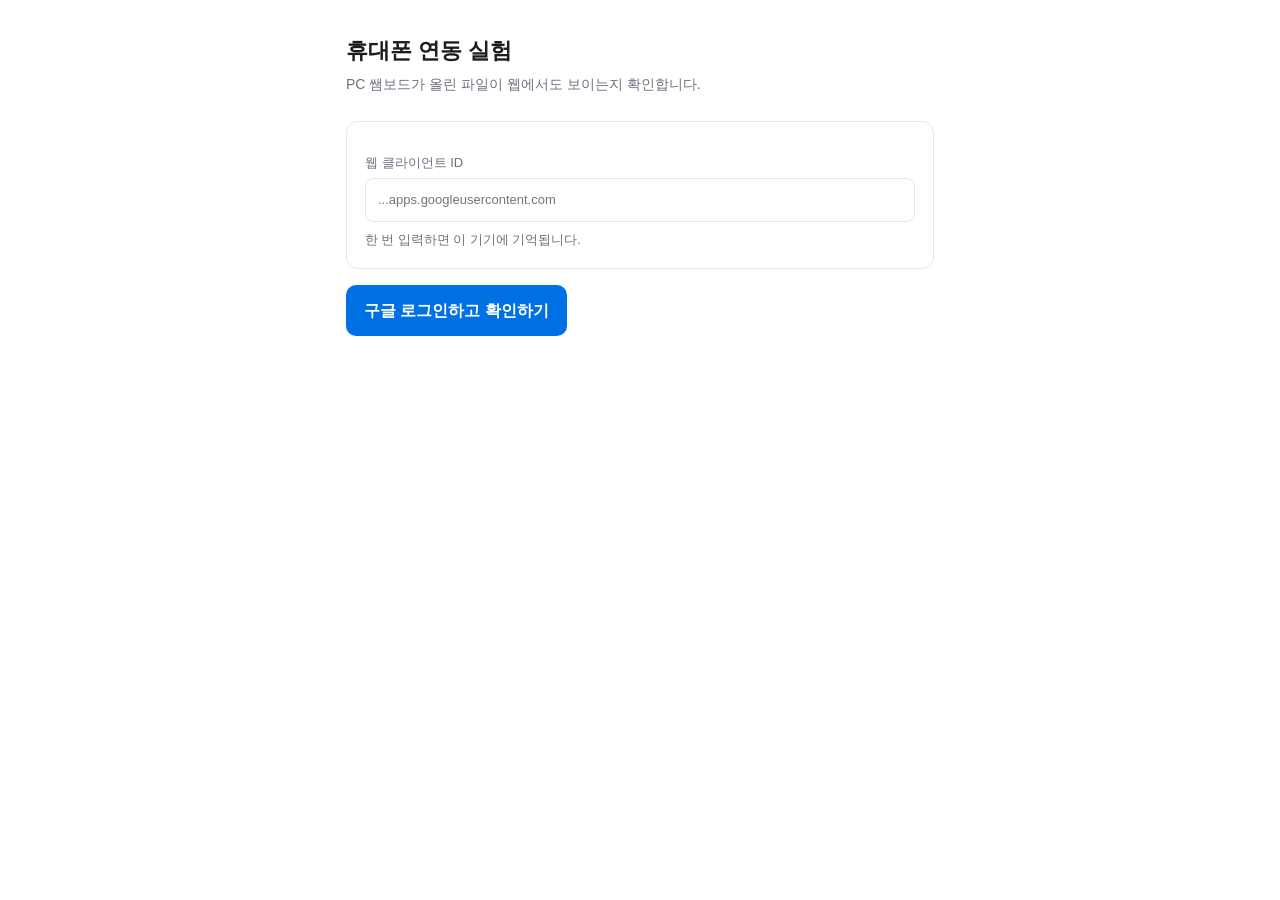
<file: factory/sync-test.html>
<!DOCTYPE html>
<html lang="ko">
<head>
<meta charset="utf-8">
<meta name="viewport" content="width=device-width, initial-scale=1">
<title>연동 실험 · 쌤보드</title>
<script src="https://accounts.google.com/gsi/client" async defer></script>
<style>
  :root{ --bg:#fff; --fg:#1d1d1f; --muted:#6b7280; --line:#e6e6ee; --accent:#0071e3;
         --ok:#137333; --bad:#c5221f; --okbg:#e6f4ea; --badbg:#fce8e6; }
  @media (prefers-color-scheme: dark){
    :root:not([data-theme="light"]){ --bg:#161618; --fg:#f2f2f4; --muted:#a1a1aa; --line:#2c2c30;
      --accent:#4da3ff; --ok:#81c995; --bad:#f28b82; --okbg:#1e3a29; --badbg:#3b1f1e; }
  }
  *{ box-sizing:border-box; }
  body{ margin:0; background:var(--bg); color:var(--fg); line-height:1.7;
    font-family:'Pretendard','Malgun Gothic',-apple-system,BlinkMacSystemFont,sans-serif; }
  .wrap{ max-width:620px; margin:0 auto; padding:32px 16px 64px; }
  h1{ font-size:22px; margin:0 0 4px; }
  .sub{ color:var(--muted); font-size:14px; margin:0 0 24px; }
  button{ font:inherit; font-weight:700; padding:12px 18px; border-radius:10px; cursor:pointer;
    border:none; background:var(--accent); color:#fff; }
  button:disabled{ opacity:0.45; cursor:default; }
  .card{ border:1px solid var(--line); border-radius:12px; padding:16px 18px; margin:16px 0; }
  .verdict{ border-radius:12px; padding:16px 18px; margin:16px 0; font-weight:700; }
  .verdict.ok{ background:var(--okbg); color:var(--ok); }
  .verdict.bad{ background:var(--badbg); color:var(--bad); }
  pre{ background:rgba(127,127,140,0.1); padding:12px; border-radius:8px; overflow-x:auto;
    font-size:12.5px; white-space:pre-wrap; word-break:break-all; }
  code{ font-family:ui-monospace,Menlo,Consolas,monospace; font-size:13px; }
  label{ display:block; font-size:13px; color:var(--muted); margin:14px 0 4px; }
  input{ width:100%; padding:10px 12px; border:1px solid var(--line); border-radius:8px;
    background:var(--bg); color:var(--fg); font:inherit; font-size:13px; }
</style>
</head>
<body>
<div class="wrap">

<h1>휴대폰 연동 실험</h1>
<p class="sub">PC 쌤보드가 올린 파일이 웹에서도 보이는지 확인합니다.</p>

<div class="card">
  <label for="cid">웹 클라이언트 ID</label>
  <input id="cid" placeholder="...apps.googleusercontent.com" autocomplete="off" spellcheck="false">
  <p style="font-size:12.5px;color:var(--muted);margin:8px 0 0;">
    한 번 입력하면 이 기기에 기억됩니다.
  </p>
</div>

<button id="btn">구글 로그인하고 확인하기</button>

<div id="out"></div>

</div>

<script>
  const SCOPE = 'https://www.googleapis.com/auth/drive.appdata';
  const cidInput = document.getElementById('cid');
  const out = document.getElementById('out');
  const btn = document.getElementById('btn');

  try { cidInput.value = localStorage.getItem('ssam_test_cid') || ''; } catch (e) {}

  function show(html) { out.innerHTML = html; }
  function esc(s) { return String(s).replace(/[<>&]/g, c => ({ '<': '&lt;', '>': '&gt;', '&': '&amp;' }[c])); }

  btn.addEventListener('click', () => {
    const clientId = cidInput.value.trim();
    if (!clientId) { show('<div class="verdict bad">웹 클라이언트 ID를 먼저 입력해주세요.</div>'); return; }
    try { localStorage.setItem('ssam_test_cid', clientId); } catch (e) {}

    if (!window.google?.accounts?.oauth2) {
      show('<div class="verdict bad">구글 로그인 스크립트를 불러오지 못했습니다. 새로고침 후 다시 시도해주세요.</div>');
      return;
    }

    btn.disabled = true;
    show('<div class="card">로그인 창을 여는 중…</div>');

    google.accounts.oauth2.initTokenClient({
      client_id: clientId,
      scope: SCOPE,
      callback: async (res) => {
        btn.disabled = false;
        if (res.error) { show(`<div class="verdict bad">로그인 실패: ${esc(res.error)}</div>`); return; }
        await check(res.access_token);
      },
      error_callback: (err) => {
        btn.disabled = false;
        show(`<div class="verdict bad">로그인이 취소되었거나 막혔습니다: ${esc(err.type || '')}</div>`);
      },
    }).requestAccessToken();
  });

  async function check(token) {
    show('<div class="card">드라이브 앱 전용 폴더를 확인하는 중…</div>');
    try {
      const url = 'https://www.googleapis.com/drive/v3/files'
        + '?spaces=appDataFolder&fields=files(id,name,modifiedTime,size)';
      const r = await fetch(url, { headers: { Authorization: 'Bearer ' + token } });
      const json = await r.json();

      if (!r.ok) {
        show(`<div class="verdict bad">드라이브 요청 실패 (${r.status})</div>
              <pre>${esc(JSON.stringify(json, null, 2))}</pre>`);
        return;
      }

      const files = json.files || [];
      const probe = files.find(f => f.name === 'ssamboard-sync.json');

      let html = '';
      if (probe) {
        html += `<div class="verdict ok">✅ 공유됩니다 — PC가 올린 파일이 보입니다.<br>
                 서버 없이 만드는 구조로 진행할 수 있습니다.</div>`;
        const c = await fetch('https://www.googleapis.com/drive/v3/files/' + probe.id + '?alt=media',
          { headers: { Authorization: 'Bearer ' + token } });
        const body = await c.text();
        html += `<div class="card"><b>파일 내용</b><pre>${esc(body)}</pre></div>`;
      } else {
        html += `<div class="verdict bad">❌ 파일이 보이지 않습니다.<br>
                 앱 전용 폴더가 클라이언트별로 나뉘어 있거나, PC에서 아직 올리지 않았습니다.</div>`;
      }
      html += `<div class="card"><b>폴더 안의 파일 (${files.length}개)</b>
               <pre>${esc(JSON.stringify(files, null, 2))}</pre></div>`;
      show(html);
    } catch (e) {
      show(`<div class="verdict bad">오류: ${esc(e.message)}</div>`);
    }
  }
</script>
</body>
</html>
</file>
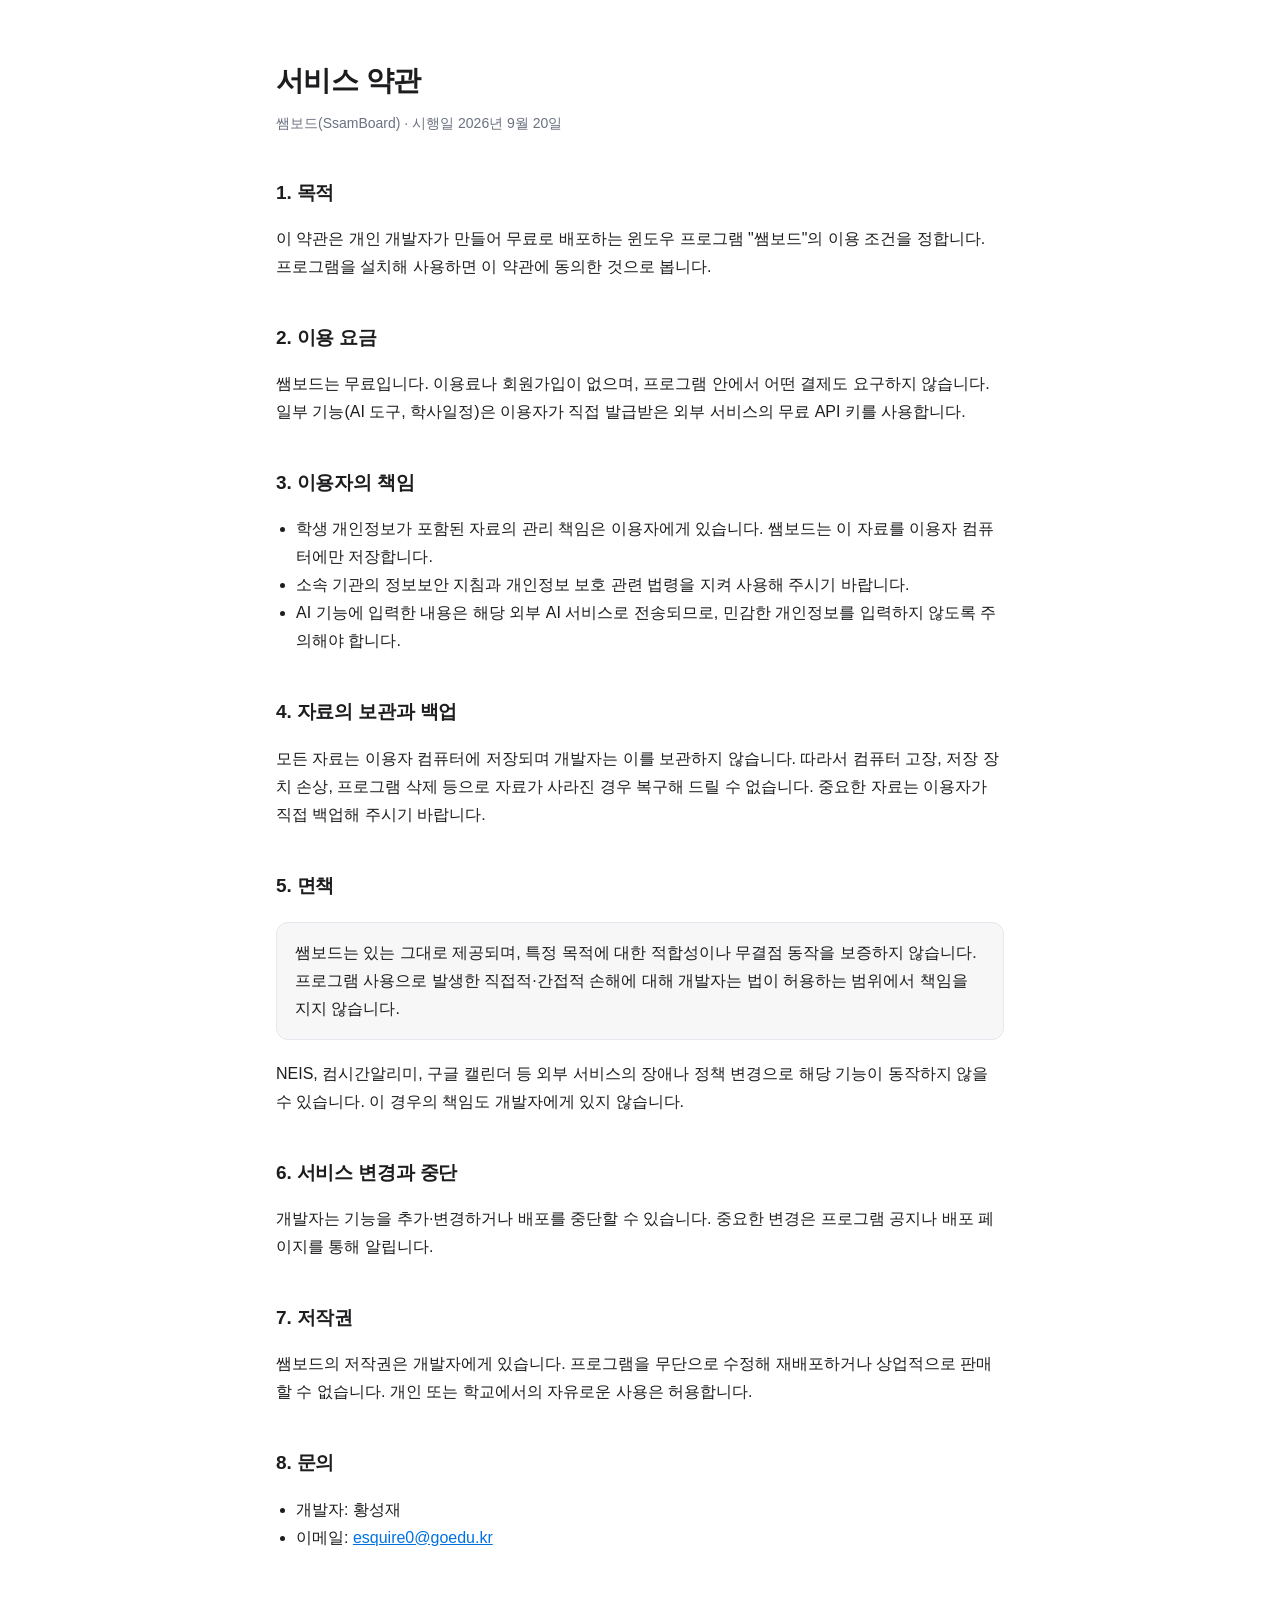
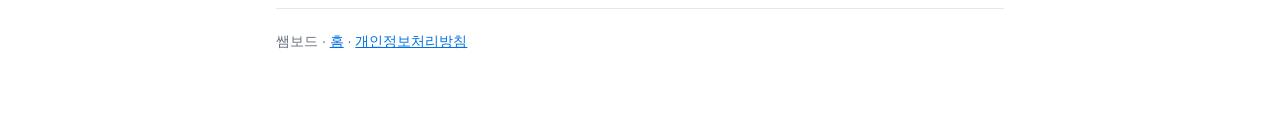
<file: factory/terms.html>
<!DOCTYPE html>
<html lang="ko">
<head>
<meta charset="utf-8">
<meta name="viewport" content="width=device-width, initial-scale=1">
<title>서비스 약관 · 쌤보드</title>
<style>
  :root{ --bg:#ffffff; --fg:#1d1d1f; --muted:#6b7280; --line:#e6e6ee; --accent:#0071e3; }
  @media (prefers-color-scheme: dark){
    :root:not([data-theme="light"]){ --bg:#161618; --fg:#f2f2f4; --muted:#a1a1aa; --line:#2c2c30; --accent:#4da3ff; }
  }
  *{ box-sizing:border-box; }
  body{ margin:0; background:var(--bg); color:var(--fg); line-height:1.75;
    font-family:'Pretendard','Malgun Gothic',-apple-system,BlinkMacSystemFont,sans-serif;
    font-size:16px; }
  .wrap{ max-width:760px; margin:0 auto; padding:56px 16px 80px; }
  h1{ font-size:28px; margin:0 0 6px; letter-spacing:-0.02em; }
  h2{ font-size:19px; margin:40px 0 10px; letter-spacing:-0.01em; }
  .meta{ color:var(--muted); font-size:14px; margin:0 0 28px; }
  .note{ border:1px solid var(--line); border-radius:12px; padding:16px 18px; margin:20px 0;
    background:rgba(127,127,140,0.06); }
  a{ color:var(--accent); }
  ul{ padding-left:20px; }
  footer{ margin-top:56px; padding-top:20px; border-top:1px solid var(--line);
    color:var(--muted); font-size:14px; }
</style>
</head>
<body>
<div class="wrap">

<h1>서비스 약관</h1>
<p class="meta">쌤보드(SsamBoard) · 시행일 2026년 9월 20일</p>

<h2>1. 목적</h2>
<p>이 약관은 개인 개발자가 만들어 무료로 배포하는 윈도우 프로그램 "쌤보드"의 이용 조건을 정합니다. 프로그램을 설치해 사용하면 이 약관에 동의한 것으로 봅니다.</p>

<h2>2. 이용 요금</h2>
<p>쌤보드는 무료입니다. 이용료나 회원가입이 없으며, 프로그램 안에서 어떤 결제도 요구하지 않습니다. 일부 기능(AI 도구, 학사일정)은 이용자가 직접 발급받은 외부 서비스의 무료 API 키를 사용합니다.</p>

<h2>3. 이용자의 책임</h2>
<ul>
  <li>학생 개인정보가 포함된 자료의 관리 책임은 이용자에게 있습니다. 쌤보드는 이 자료를 이용자 컴퓨터에만 저장합니다.</li>
  <li>소속 기관의 정보보안 지침과 개인정보 보호 관련 법령을 지켜 사용해 주시기 바랍니다.</li>
  <li>AI 기능에 입력한 내용은 해당 외부 AI 서비스로 전송되므로, 민감한 개인정보를 입력하지 않도록 주의해야 합니다.</li>
</ul>

<h2>4. 자료의 보관과 백업</h2>
<p>모든 자료는 이용자 컴퓨터에 저장되며 개발자는 이를 보관하지 않습니다. 따라서 컴퓨터 고장, 저장 장치 손상, 프로그램 삭제 등으로 자료가 사라진 경우 복구해 드릴 수 없습니다. 중요한 자료는 이용자가 직접 백업해 주시기 바랍니다.</p>

<h2>5. 면책</h2>
<div class="note">
  쌤보드는 있는 그대로 제공되며, 특정 목적에 대한 적합성이나 무결점 동작을 보증하지 않습니다.
  프로그램 사용으로 발생한 직접적·간접적 손해에 대해 개발자는 법이 허용하는 범위에서 책임을 지지 않습니다.
</div>
<p>NEIS, 컴시간알리미, 구글 캘린더 등 외부 서비스의 장애나 정책 변경으로 해당 기능이 동작하지 않을 수 있습니다. 이 경우의 책임도 개발자에게 있지 않습니다.</p>

<h2>6. 서비스 변경과 중단</h2>
<p>개발자는 기능을 추가·변경하거나 배포를 중단할 수 있습니다. 중요한 변경은 프로그램 공지나 배포 페이지를 통해 알립니다.</p>

<h2>7. 저작권</h2>
<p>쌤보드의 저작권은 개발자에게 있습니다. 프로그램을 무단으로 수정해 재배포하거나 상업적으로 판매할 수 없습니다. 개인 또는 학교에서의 자유로운 사용은 허용합니다.</p>

<h2>8. 문의</h2>
<ul>
  <li>개발자: 황성재</li>
  <li>이메일: <a href="mailto:esquire0@goedu.kr">esquire0@goedu.kr</a></li>
</ul>

<footer>
  쌤보드 · <a href="./">홈</a> · <a href="./privacy.html">개인정보처리방침</a>
</footer>

</div>
</body>
</html>
</file>
